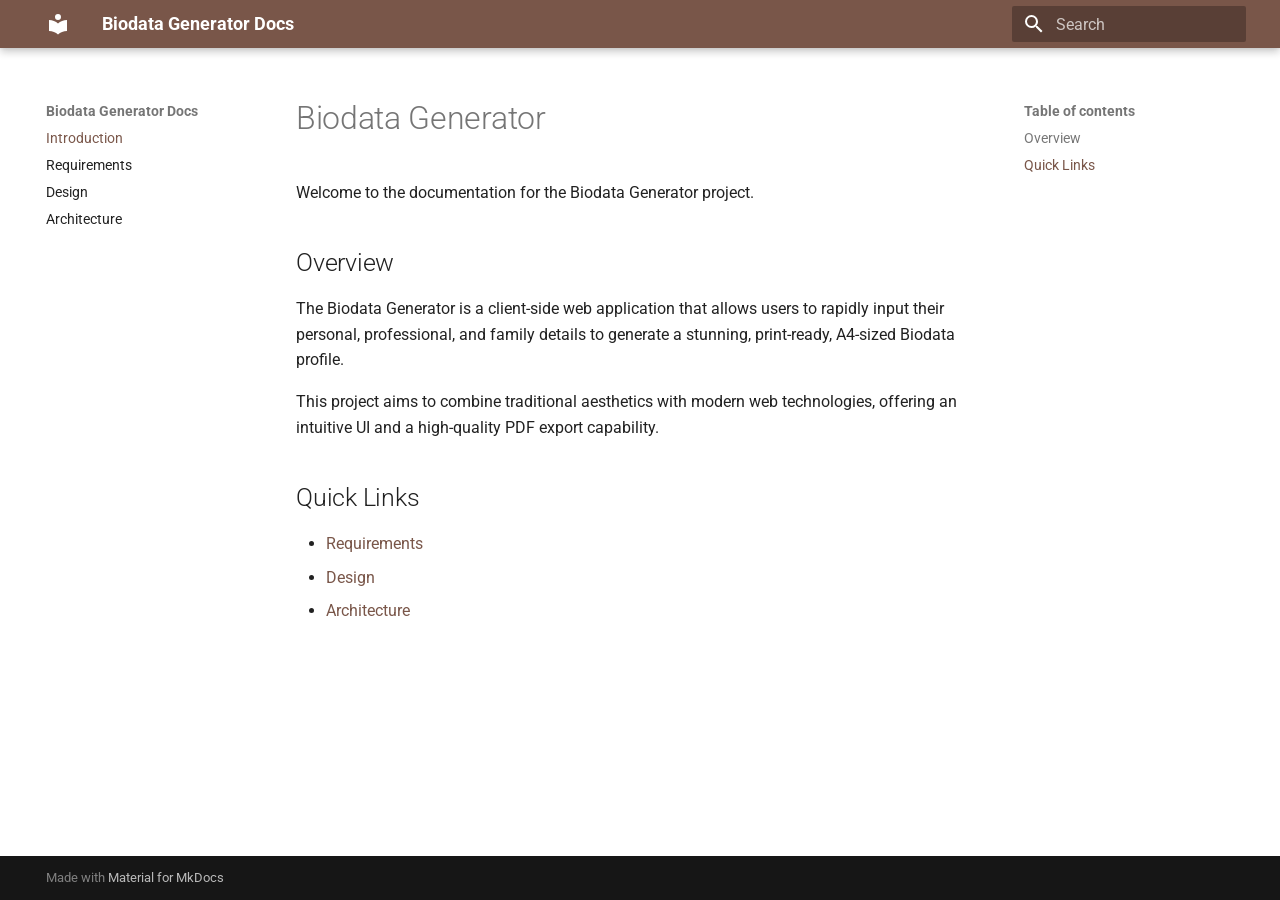
<file: docs/index.html>
<!doctype html>
<html lang="en" class="no-js">
  <head>
    
      <meta charset="utf-8">
      <meta name="viewport" content="width=device-width,initial-scale=1">
      
        <meta name="description" content="Documentation for the Biodata Generator project.">
      
      
      
      
      
        <link rel="next" href="requirements/">
      
      
        
      
      
      <link rel="icon" href="assets/images/favicon.png">
      <meta name="generator" content="mkdocs-1.6.1, mkdocs-material-9.7.7">
    
    
      
        <title>Biodata Generator Docs</title>
      
    
    
      <link rel="stylesheet" href="assets/stylesheets/main.ec1eaa64.min.css">
      
        
        <link rel="stylesheet" href="assets/stylesheets/palette.ab4e12ef.min.css">
      
      


    
    
      
    
    
      
        
        
        <link rel="preconnect" href="https://fonts.gstatic.com" crossorigin>
        <link rel="stylesheet" href="https://fonts.googleapis.com/css?family=Roboto:300,300i,400,400i,700,700i%7CRoboto+Mono:400,400i,700,700i&display=fallback">
        <style>:root{--md-text-font:"Roboto";--md-code-font:"Roboto Mono"}</style>
      
    
    
    <script>__md_scope=new URL(".",location),__md_hash=e=>[...e].reduce(((e,_)=>(e<<5)-e+_.charCodeAt(0)),0),__md_get=(e,_=localStorage,t=__md_scope)=>JSON.parse(_.getItem(t.pathname+"."+e)),__md_set=(e,_,t=localStorage,a=__md_scope)=>{try{t.setItem(a.pathname+"."+e,JSON.stringify(_))}catch(e){}}</script>
    
      

    
    
  </head>
  
  
    
    
    
    
    
    <body dir="ltr" data-md-color-scheme="default" data-md-color-primary="brown" data-md-color-accent="amber">
  
    
    <input class="md-toggle" data-md-toggle="drawer" type="checkbox" id="__drawer" autocomplete="off">
    <input class="md-toggle" data-md-toggle="search" type="checkbox" id="__search" autocomplete="off">
    <label class="md-overlay" for="__drawer"></label>
    <div data-md-component="skip">
      
        
        <a href="#biodata-generator" class="md-skip">
          Skip to content
        </a>
      
    </div>
    <div data-md-component="announce">
      
    </div>
    
    
      

  

<header class="md-header md-header--shadow" data-md-component="header">
  <nav class="md-header__inner md-grid" aria-label="Header">
    <a href="." title="Biodata Generator Docs" class="md-header__button md-logo" aria-label="Biodata Generator Docs" data-md-component="logo">
      
  
  <svg xmlns="http://www.w3.org/2000/svg" viewBox="0 0 24 24"><path d="M12 8a3 3 0 0 0 3-3 3 3 0 0 0-3-3 3 3 0 0 0-3 3 3 3 0 0 0 3 3m0 3.54C9.64 9.35 6.5 8 3 8v11c3.5 0 6.64 1.35 9 3.54 2.36-2.19 5.5-3.54 9-3.54V8c-3.5 0-6.64 1.35-9 3.54"/></svg>

    </a>
    <label class="md-header__button md-icon" for="__drawer">
      
      <svg xmlns="http://www.w3.org/2000/svg" viewBox="0 0 24 24"><path d="M3 6h18v2H3zm0 5h18v2H3zm0 5h18v2H3z"/></svg>
    </label>
    <div class="md-header__title" data-md-component="header-title">
      <div class="md-header__ellipsis">
        <div class="md-header__topic">
          <span class="md-ellipsis">
            Biodata Generator Docs
          </span>
        </div>
        <div class="md-header__topic" data-md-component="header-topic">
          <span class="md-ellipsis">
            
              Introduction
            
          </span>
        </div>
      </div>
    </div>
    
      
    
    
    
    
      
      
        <label class="md-header__button md-icon" for="__search">
          
          <svg xmlns="http://www.w3.org/2000/svg" viewBox="0 0 24 24"><path d="M9.5 3A6.5 6.5 0 0 1 16 9.5c0 1.61-.59 3.09-1.56 4.23l.27.27h.79l5 5-1.5 1.5-5-5v-.79l-.27-.27A6.52 6.52 0 0 1 9.5 16 6.5 6.5 0 0 1 3 9.5 6.5 6.5 0 0 1 9.5 3m0 2C7 5 5 7 5 9.5S7 14 9.5 14 14 12 14 9.5 12 5 9.5 5"/></svg>
        </label>
        <div class="md-search" data-md-component="search" role="dialog">
  <label class="md-search__overlay" for="__search"></label>
  <div class="md-search__inner" role="search">
    <form class="md-search__form" name="search">
      <input type="text" class="md-search__input" name="query" aria-label="Search" placeholder="Search" autocapitalize="off" autocorrect="off" autocomplete="off" spellcheck="false" data-md-component="search-query" required>
      <label class="md-search__icon md-icon" for="__search">
        
        <svg xmlns="http://www.w3.org/2000/svg" viewBox="0 0 24 24"><path d="M9.5 3A6.5 6.5 0 0 1 16 9.5c0 1.61-.59 3.09-1.56 4.23l.27.27h.79l5 5-1.5 1.5-5-5v-.79l-.27-.27A6.52 6.52 0 0 1 9.5 16 6.5 6.5 0 0 1 3 9.5 6.5 6.5 0 0 1 9.5 3m0 2C7 5 5 7 5 9.5S7 14 9.5 14 14 12 14 9.5 12 5 9.5 5"/></svg>
        
        <svg xmlns="http://www.w3.org/2000/svg" viewBox="0 0 24 24"><path d="M20 11v2H8l5.5 5.5-1.42 1.42L4.16 12l7.92-7.92L13.5 5.5 8 11z"/></svg>
      </label>
      <nav class="md-search__options" aria-label="Search">
        
        <button type="reset" class="md-search__icon md-icon" title="Clear" aria-label="Clear" tabindex="-1">
          
          <svg xmlns="http://www.w3.org/2000/svg" viewBox="0 0 24 24"><path d="M19 6.41 17.59 5 12 10.59 6.41 5 5 6.41 10.59 12 5 17.59 6.41 19 12 13.41 17.59 19 19 17.59 13.41 12z"/></svg>
        </button>
      </nav>
      
    </form>
    <div class="md-search__output">
      <div class="md-search__scrollwrap" tabindex="0" data-md-scrollfix>
        <div class="md-search-result" data-md-component="search-result">
          <div class="md-search-result__meta">
            Initializing search
          </div>
          <ol class="md-search-result__list" role="presentation"></ol>
        </div>
      </div>
    </div>
  </div>
</div>
      
    
    
  </nav>
  
</header>
    
    <div class="md-container" data-md-component="container">
      
      
        
          
        
      
      <main class="md-main" data-md-component="main">
        <div class="md-main__inner md-grid">
          
            
              
              <div class="md-sidebar md-sidebar--primary" data-md-component="sidebar" data-md-type="navigation" >
                <div class="md-sidebar__scrollwrap">
                  <div class="md-sidebar__inner">
                    



<nav class="md-nav md-nav--primary" aria-label="Navigation" data-md-level="0">
  <label class="md-nav__title" for="__drawer">
    <a href="." title="Biodata Generator Docs" class="md-nav__button md-logo" aria-label="Biodata Generator Docs" data-md-component="logo">
      
  
  <svg xmlns="http://www.w3.org/2000/svg" viewBox="0 0 24 24"><path d="M12 8a3 3 0 0 0 3-3 3 3 0 0 0-3-3 3 3 0 0 0-3 3 3 3 0 0 0 3 3m0 3.54C9.64 9.35 6.5 8 3 8v11c3.5 0 6.64 1.35 9 3.54 2.36-2.19 5.5-3.54 9-3.54V8c-3.5 0-6.64 1.35-9 3.54"/></svg>

    </a>
    Biodata Generator Docs
  </label>
  
  <ul class="md-nav__list" data-md-scrollfix>
    
      
      
  
  
    
  
  
  
    <li class="md-nav__item md-nav__item--active">
      
      <input class="md-nav__toggle md-toggle" type="checkbox" id="__toc">
      
      
        
      
      
        <label class="md-nav__link md-nav__link--active" for="__toc">
          
  
  
  <span class="md-ellipsis">
    
  
    Introduction
  

    
  </span>
  
  

          <span class="md-nav__icon md-icon"></span>
        </label>
      
      <a href="." class="md-nav__link md-nav__link--active">
        
  
  
  <span class="md-ellipsis">
    
  
    Introduction
  

    
  </span>
  
  

      </a>
      
        

<nav class="md-nav md-nav--secondary" aria-label="Table of contents">
  
  
  
    
  
  
    <label class="md-nav__title" for="__toc">
      <span class="md-nav__icon md-icon"></span>
      Table of contents
    </label>
    <ul class="md-nav__list" data-md-component="toc" data-md-scrollfix>
      
        <li class="md-nav__item">
  <a href="#overview" class="md-nav__link">
    <span class="md-ellipsis">
      
        Overview
      
    </span>
  </a>
  
</li>
      
        <li class="md-nav__item">
  <a href="#quick-links" class="md-nav__link">
    <span class="md-ellipsis">
      
        Quick Links
      
    </span>
  </a>
  
</li>
      
    </ul>
  
</nav>
      
    </li>
  

    
      
      
  
  
  
  
    <li class="md-nav__item">
      <a href="requirements/" class="md-nav__link">
        
  
  
  <span class="md-ellipsis">
    
  
    Requirements
  

    
  </span>
  
  

      </a>
    </li>
  

    
      
      
  
  
  
  
    <li class="md-nav__item">
      <a href="design/" class="md-nav__link">
        
  
  
  <span class="md-ellipsis">
    
  
    Design
  

    
  </span>
  
  

      </a>
    </li>
  

    
      
      
  
  
  
  
    <li class="md-nav__item">
      <a href="architecture/" class="md-nav__link">
        
  
  
  <span class="md-ellipsis">
    
  
    Architecture
  

    
  </span>
  
  

      </a>
    </li>
  

    
  </ul>
</nav>
                  </div>
                </div>
              </div>
            
            
              
              <div class="md-sidebar md-sidebar--secondary" data-md-component="sidebar" data-md-type="toc" >
                <div class="md-sidebar__scrollwrap">
                  <div class="md-sidebar__inner">
                    

<nav class="md-nav md-nav--secondary" aria-label="Table of contents">
  
  
  
    
  
  
    <label class="md-nav__title" for="__toc">
      <span class="md-nav__icon md-icon"></span>
      Table of contents
    </label>
    <ul class="md-nav__list" data-md-component="toc" data-md-scrollfix>
      
        <li class="md-nav__item">
  <a href="#overview" class="md-nav__link">
    <span class="md-ellipsis">
      
        Overview
      
    </span>
  </a>
  
</li>
      
        <li class="md-nav__item">
  <a href="#quick-links" class="md-nav__link">
    <span class="md-ellipsis">
      
        Quick Links
      
    </span>
  </a>
  
</li>
      
    </ul>
  
</nav>
                  </div>
                </div>
              </div>
            
          
          
            <div class="md-content" data-md-component="content">
              
              <article class="md-content__inner md-typeset">
                
                  



<h1 id="biodata-generator">Biodata Generator</h1>
<p>Welcome to the documentation for the Biodata Generator project.</p>
<h2 id="overview">Overview</h2>
<p>The Biodata Generator is a client-side web application that allows users to rapidly input their personal, professional, and family details to generate a stunning, print-ready, A4-sized Biodata profile. </p>
<p>This project aims to combine traditional aesthetics with modern web technologies, offering an intuitive UI and a high-quality PDF export capability.</p>
<h2 id="quick-links">Quick Links</h2>
<ul>
<li><a href="requirements/">Requirements</a></li>
<li><a href="design/">Design</a></li>
<li><a href="architecture/">Architecture</a></li>
</ul>












                
              </article>
            </div>
          
          
<script>var target=document.getElementById(location.hash.slice(1));target&&target.name&&(target.checked=target.name.startsWith("__tabbed_"))</script>
        </div>
        
      </main>
      
        <footer class="md-footer">
  
  <div class="md-footer-meta md-typeset">
    <div class="md-footer-meta__inner md-grid">
      <div class="md-copyright">
  
  
    Made with
    <a href="https://squidfunk.github.io/mkdocs-material/" target="_blank" rel="noopener">
      Material for MkDocs
    </a>
  
</div>
      
    </div>
  </div>
</footer>
      
    </div>
    <div class="md-dialog" data-md-component="dialog">
      <div class="md-dialog__inner md-typeset"></div>
    </div>
    
    
    
      
      
      <script id="__config" type="application/json">{"annotate": null, "base": ".", "features": [], "search": "assets/javascripts/workers/search.2c215733.min.js", "tags": null, "translations": {"clipboard.copied": "Copied to clipboard", "clipboard.copy": "Copy to clipboard", "search.result.more.one": "1 more on this page", "search.result.more.other": "# more on this page", "search.result.none": "No matching documents", "search.result.one": "1 matching document", "search.result.other": "# matching documents", "search.result.placeholder": "Type to start searching", "search.result.term.missing": "Missing", "select.version": "Select version"}, "version": null}</script>
    
    
      <script src="assets/javascripts/bundle.d7400e89.min.js"></script>
      
    
  </body>
</html>
</file>
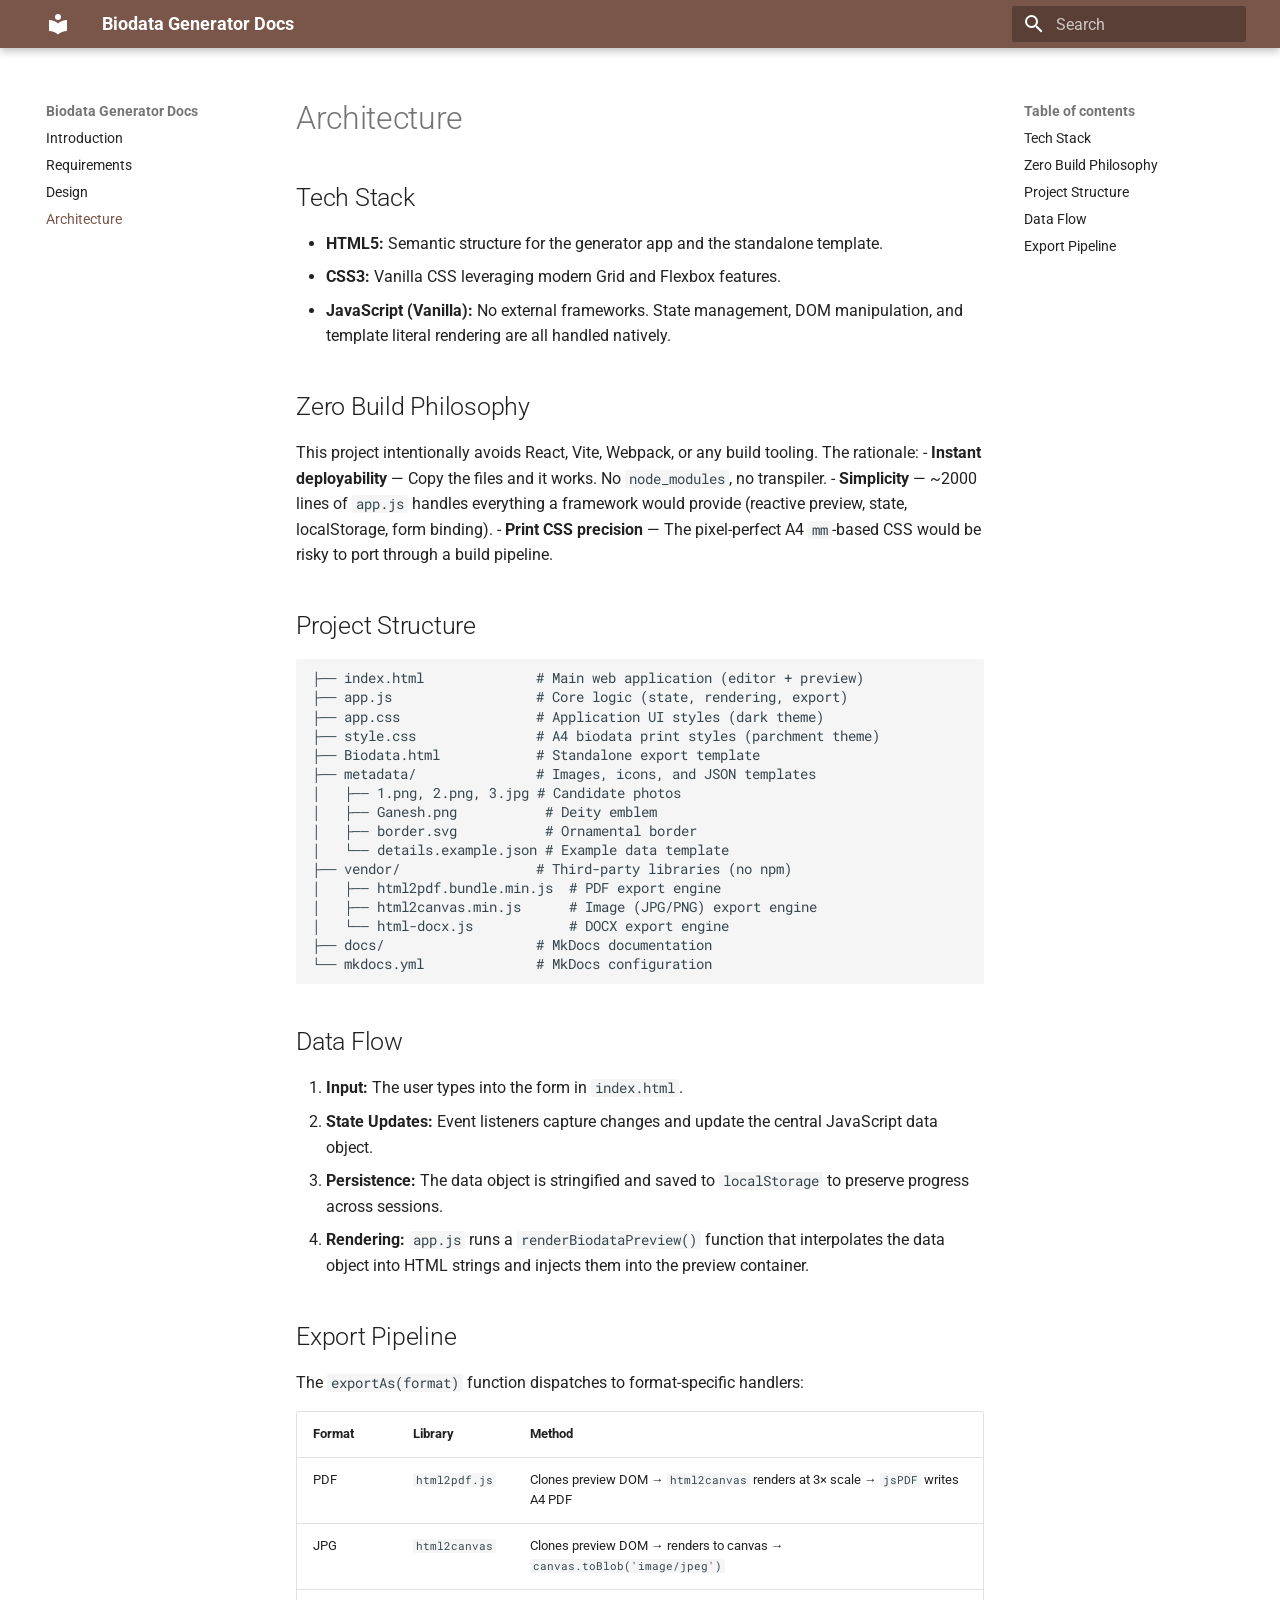
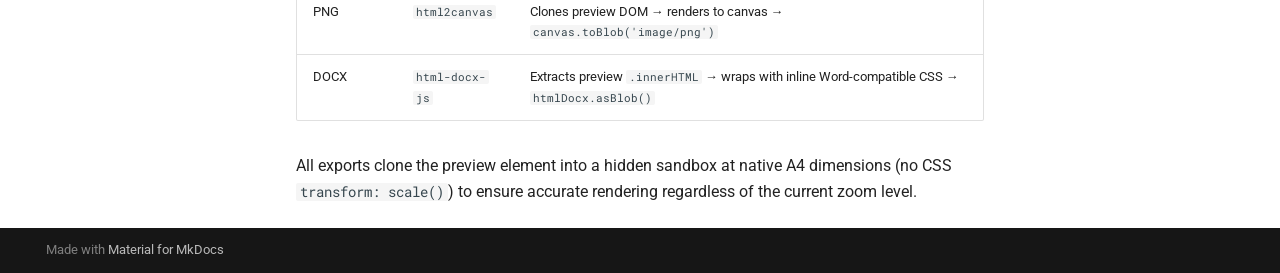
<file: docs/architecture/index.html>
<!doctype html>
<html lang="en" class="no-js">
  <head>
    
      <meta charset="utf-8">
      <meta name="viewport" content="width=device-width,initial-scale=1">
      
        <meta name="description" content="Documentation for the Biodata Generator project.">
      
      
      
      
        <link rel="prev" href="../design/">
      
      
      
        
      
      
      <link rel="icon" href="../assets/images/favicon.png">
      <meta name="generator" content="mkdocs-1.6.1, mkdocs-material-9.7.7">
    
    
      
        <title>Architecture - Biodata Generator Docs</title>
      
    
    
      <link rel="stylesheet" href="../assets/stylesheets/main.ec1eaa64.min.css">
      
        
        <link rel="stylesheet" href="../assets/stylesheets/palette.ab4e12ef.min.css">
      
      


    
    
      
    
    
      
        
        
        <link rel="preconnect" href="https://fonts.gstatic.com" crossorigin>
        <link rel="stylesheet" href="https://fonts.googleapis.com/css?family=Roboto:300,300i,400,400i,700,700i%7CRoboto+Mono:400,400i,700,700i&display=fallback">
        <style>:root{--md-text-font:"Roboto";--md-code-font:"Roboto Mono"}</style>
      
    
    
    <script>__md_scope=new URL("..",location),__md_hash=e=>[...e].reduce(((e,_)=>(e<<5)-e+_.charCodeAt(0)),0),__md_get=(e,_=localStorage,t=__md_scope)=>JSON.parse(_.getItem(t.pathname+"."+e)),__md_set=(e,_,t=localStorage,a=__md_scope)=>{try{t.setItem(a.pathname+"."+e,JSON.stringify(_))}catch(e){}}</script>
    
      

    
    
  </head>
  
  
    
    
    
    
    
    <body dir="ltr" data-md-color-scheme="default" data-md-color-primary="brown" data-md-color-accent="amber">
  
    
    <input class="md-toggle" data-md-toggle="drawer" type="checkbox" id="__drawer" autocomplete="off">
    <input class="md-toggle" data-md-toggle="search" type="checkbox" id="__search" autocomplete="off">
    <label class="md-overlay" for="__drawer"></label>
    <div data-md-component="skip">
      
        
        <a href="#architecture" class="md-skip">
          Skip to content
        </a>
      
    </div>
    <div data-md-component="announce">
      
    </div>
    
    
      

  

<header class="md-header md-header--shadow" data-md-component="header">
  <nav class="md-header__inner md-grid" aria-label="Header">
    <a href=".." title="Biodata Generator Docs" class="md-header__button md-logo" aria-label="Biodata Generator Docs" data-md-component="logo">
      
  
  <svg xmlns="http://www.w3.org/2000/svg" viewBox="0 0 24 24"><path d="M12 8a3 3 0 0 0 3-3 3 3 0 0 0-3-3 3 3 0 0 0-3 3 3 3 0 0 0 3 3m0 3.54C9.64 9.35 6.5 8 3 8v11c3.5 0 6.64 1.35 9 3.54 2.36-2.19 5.5-3.54 9-3.54V8c-3.5 0-6.64 1.35-9 3.54"/></svg>

    </a>
    <label class="md-header__button md-icon" for="__drawer">
      
      <svg xmlns="http://www.w3.org/2000/svg" viewBox="0 0 24 24"><path d="M3 6h18v2H3zm0 5h18v2H3zm0 5h18v2H3z"/></svg>
    </label>
    <div class="md-header__title" data-md-component="header-title">
      <div class="md-header__ellipsis">
        <div class="md-header__topic">
          <span class="md-ellipsis">
            Biodata Generator Docs
          </span>
        </div>
        <div class="md-header__topic" data-md-component="header-topic">
          <span class="md-ellipsis">
            
              Architecture
            
          </span>
        </div>
      </div>
    </div>
    
      
    
    
    
    
      
      
        <label class="md-header__button md-icon" for="__search">
          
          <svg xmlns="http://www.w3.org/2000/svg" viewBox="0 0 24 24"><path d="M9.5 3A6.5 6.5 0 0 1 16 9.5c0 1.61-.59 3.09-1.56 4.23l.27.27h.79l5 5-1.5 1.5-5-5v-.79l-.27-.27A6.52 6.52 0 0 1 9.5 16 6.5 6.5 0 0 1 3 9.5 6.5 6.5 0 0 1 9.5 3m0 2C7 5 5 7 5 9.5S7 14 9.5 14 14 12 14 9.5 12 5 9.5 5"/></svg>
        </label>
        <div class="md-search" data-md-component="search" role="dialog">
  <label class="md-search__overlay" for="__search"></label>
  <div class="md-search__inner" role="search">
    <form class="md-search__form" name="search">
      <input type="text" class="md-search__input" name="query" aria-label="Search" placeholder="Search" autocapitalize="off" autocorrect="off" autocomplete="off" spellcheck="false" data-md-component="search-query" required>
      <label class="md-search__icon md-icon" for="__search">
        
        <svg xmlns="http://www.w3.org/2000/svg" viewBox="0 0 24 24"><path d="M9.5 3A6.5 6.5 0 0 1 16 9.5c0 1.61-.59 3.09-1.56 4.23l.27.27h.79l5 5-1.5 1.5-5-5v-.79l-.27-.27A6.52 6.52 0 0 1 9.5 16 6.5 6.5 0 0 1 3 9.5 6.5 6.5 0 0 1 9.5 3m0 2C7 5 5 7 5 9.5S7 14 9.5 14 14 12 14 9.5 12 5 9.5 5"/></svg>
        
        <svg xmlns="http://www.w3.org/2000/svg" viewBox="0 0 24 24"><path d="M20 11v2H8l5.5 5.5-1.42 1.42L4.16 12l7.92-7.92L13.5 5.5 8 11z"/></svg>
      </label>
      <nav class="md-search__options" aria-label="Search">
        
        <button type="reset" class="md-search__icon md-icon" title="Clear" aria-label="Clear" tabindex="-1">
          
          <svg xmlns="http://www.w3.org/2000/svg" viewBox="0 0 24 24"><path d="M19 6.41 17.59 5 12 10.59 6.41 5 5 6.41 10.59 12 5 17.59 6.41 19 12 13.41 17.59 19 19 17.59 13.41 12z"/></svg>
        </button>
      </nav>
      
    </form>
    <div class="md-search__output">
      <div class="md-search__scrollwrap" tabindex="0" data-md-scrollfix>
        <div class="md-search-result" data-md-component="search-result">
          <div class="md-search-result__meta">
            Initializing search
          </div>
          <ol class="md-search-result__list" role="presentation"></ol>
        </div>
      </div>
    </div>
  </div>
</div>
      
    
    
  </nav>
  
</header>
    
    <div class="md-container" data-md-component="container">
      
      
        
          
        
      
      <main class="md-main" data-md-component="main">
        <div class="md-main__inner md-grid">
          
            
              
              <div class="md-sidebar md-sidebar--primary" data-md-component="sidebar" data-md-type="navigation" >
                <div class="md-sidebar__scrollwrap">
                  <div class="md-sidebar__inner">
                    



<nav class="md-nav md-nav--primary" aria-label="Navigation" data-md-level="0">
  <label class="md-nav__title" for="__drawer">
    <a href=".." title="Biodata Generator Docs" class="md-nav__button md-logo" aria-label="Biodata Generator Docs" data-md-component="logo">
      
  
  <svg xmlns="http://www.w3.org/2000/svg" viewBox="0 0 24 24"><path d="M12 8a3 3 0 0 0 3-3 3 3 0 0 0-3-3 3 3 0 0 0-3 3 3 3 0 0 0 3 3m0 3.54C9.64 9.35 6.5 8 3 8v11c3.5 0 6.64 1.35 9 3.54 2.36-2.19 5.5-3.54 9-3.54V8c-3.5 0-6.64 1.35-9 3.54"/></svg>

    </a>
    Biodata Generator Docs
  </label>
  
  <ul class="md-nav__list" data-md-scrollfix>
    
      
      
  
  
  
  
    <li class="md-nav__item">
      <a href=".." class="md-nav__link">
        
  
  
  <span class="md-ellipsis">
    
  
    Introduction
  

    
  </span>
  
  

      </a>
    </li>
  

    
      
      
  
  
  
  
    <li class="md-nav__item">
      <a href="../requirements/" class="md-nav__link">
        
  
  
  <span class="md-ellipsis">
    
  
    Requirements
  

    
  </span>
  
  

      </a>
    </li>
  

    
      
      
  
  
  
  
    <li class="md-nav__item">
      <a href="../design/" class="md-nav__link">
        
  
  
  <span class="md-ellipsis">
    
  
    Design
  

    
  </span>
  
  

      </a>
    </li>
  

    
      
      
  
  
    
  
  
  
    <li class="md-nav__item md-nav__item--active">
      
      <input class="md-nav__toggle md-toggle" type="checkbox" id="__toc">
      
      
        
      
      
        <label class="md-nav__link md-nav__link--active" for="__toc">
          
  
  
  <span class="md-ellipsis">
    
  
    Architecture
  

    
  </span>
  
  

          <span class="md-nav__icon md-icon"></span>
        </label>
      
      <a href="./" class="md-nav__link md-nav__link--active">
        
  
  
  <span class="md-ellipsis">
    
  
    Architecture
  

    
  </span>
  
  

      </a>
      
        

<nav class="md-nav md-nav--secondary" aria-label="Table of contents">
  
  
  
    
  
  
    <label class="md-nav__title" for="__toc">
      <span class="md-nav__icon md-icon"></span>
      Table of contents
    </label>
    <ul class="md-nav__list" data-md-component="toc" data-md-scrollfix>
      
        <li class="md-nav__item">
  <a href="#tech-stack" class="md-nav__link">
    <span class="md-ellipsis">
      
        Tech Stack
      
    </span>
  </a>
  
</li>
      
        <li class="md-nav__item">
  <a href="#zero-build-philosophy" class="md-nav__link">
    <span class="md-ellipsis">
      
        Zero Build Philosophy
      
    </span>
  </a>
  
</li>
      
        <li class="md-nav__item">
  <a href="#project-structure" class="md-nav__link">
    <span class="md-ellipsis">
      
        Project Structure
      
    </span>
  </a>
  
</li>
      
        <li class="md-nav__item">
  <a href="#data-flow" class="md-nav__link">
    <span class="md-ellipsis">
      
        Data Flow
      
    </span>
  </a>
  
</li>
      
        <li class="md-nav__item">
  <a href="#export-pipeline" class="md-nav__link">
    <span class="md-ellipsis">
      
        Export Pipeline
      
    </span>
  </a>
  
</li>
      
    </ul>
  
</nav>
      
    </li>
  

    
  </ul>
</nav>
                  </div>
                </div>
              </div>
            
            
              
              <div class="md-sidebar md-sidebar--secondary" data-md-component="sidebar" data-md-type="toc" >
                <div class="md-sidebar__scrollwrap">
                  <div class="md-sidebar__inner">
                    

<nav class="md-nav md-nav--secondary" aria-label="Table of contents">
  
  
  
    
  
  
    <label class="md-nav__title" for="__toc">
      <span class="md-nav__icon md-icon"></span>
      Table of contents
    </label>
    <ul class="md-nav__list" data-md-component="toc" data-md-scrollfix>
      
        <li class="md-nav__item">
  <a href="#tech-stack" class="md-nav__link">
    <span class="md-ellipsis">
      
        Tech Stack
      
    </span>
  </a>
  
</li>
      
        <li class="md-nav__item">
  <a href="#zero-build-philosophy" class="md-nav__link">
    <span class="md-ellipsis">
      
        Zero Build Philosophy
      
    </span>
  </a>
  
</li>
      
        <li class="md-nav__item">
  <a href="#project-structure" class="md-nav__link">
    <span class="md-ellipsis">
      
        Project Structure
      
    </span>
  </a>
  
</li>
      
        <li class="md-nav__item">
  <a href="#data-flow" class="md-nav__link">
    <span class="md-ellipsis">
      
        Data Flow
      
    </span>
  </a>
  
</li>
      
        <li class="md-nav__item">
  <a href="#export-pipeline" class="md-nav__link">
    <span class="md-ellipsis">
      
        Export Pipeline
      
    </span>
  </a>
  
</li>
      
    </ul>
  
</nav>
                  </div>
                </div>
              </div>
            
          
          
            <div class="md-content" data-md-component="content">
              
              <article class="md-content__inner md-typeset">
                
                  



<h1 id="architecture">Architecture</h1>
<h2 id="tech-stack">Tech Stack</h2>
<ul>
<li><strong>HTML5:</strong> Semantic structure for the generator app and the standalone template.</li>
<li><strong>CSS3:</strong> Vanilla CSS leveraging modern Grid and Flexbox features.</li>
<li><strong>JavaScript (Vanilla):</strong> No external frameworks. State management, DOM manipulation, and template literal rendering are all handled natively.</li>
</ul>
<h2 id="zero-build-philosophy">Zero Build Philosophy</h2>
<p>This project intentionally avoids React, Vite, Webpack, or any build tooling. The rationale:
- <strong>Instant deployability</strong> — Copy the files and it works. No <code>node_modules</code>, no transpiler.
- <strong>Simplicity</strong> — ~2000 lines of <code>app.js</code> handles everything a framework would provide (reactive preview, state, localStorage, form binding).
- <strong>Print CSS precision</strong> — The pixel-perfect A4 <code>mm</code>-based CSS would be risky to port through a build pipeline.</p>
<h2 id="project-structure">Project Structure</h2>
<pre><code>├── index.html              # Main web application (editor + preview)
├── app.js                  # Core logic (state, rendering, export)
├── app.css                 # Application UI styles (dark theme)
├── style.css               # A4 biodata print styles (parchment theme)
├── Biodata.html            # Standalone export template
├── metadata/               # Images, icons, and JSON templates
│   ├── 1.png, 2.png, 3.jpg # Candidate photos
│   ├── Ganesh.png           # Deity emblem
│   ├── border.svg           # Ornamental border
│   └── details.example.json # Example data template
├── vendor/                 # Third-party libraries (no npm)
│   ├── html2pdf.bundle.min.js  # PDF export engine
│   ├── html2canvas.min.js      # Image (JPG/PNG) export engine
│   └── html-docx.js            # DOCX export engine
├── docs/                   # MkDocs documentation
└── mkdocs.yml              # MkDocs configuration
</code></pre>
<h2 id="data-flow">Data Flow</h2>
<ol>
<li><strong>Input:</strong> The user types into the form in <code>index.html</code>.</li>
<li><strong>State Updates:</strong> Event listeners capture changes and update the central JavaScript data object.</li>
<li><strong>Persistence:</strong> The data object is stringified and saved to <code>localStorage</code> to preserve progress across sessions.</li>
<li><strong>Rendering:</strong> <code>app.js</code> runs a <code>renderBiodataPreview()</code> function that interpolates the data object into HTML strings and injects them into the preview container.</li>
</ol>
<h2 id="export-pipeline">Export Pipeline</h2>
<p>The <code>exportAs(format)</code> function dispatches to format-specific handlers:</p>
<table>
<thead>
<tr>
<th>Format</th>
<th>Library</th>
<th>Method</th>
</tr>
</thead>
<tbody>
<tr>
<td>PDF</td>
<td><code>html2pdf.js</code></td>
<td>Clones preview DOM → <code>html2canvas</code> renders at 3× scale → <code>jsPDF</code> writes A4 PDF</td>
</tr>
<tr>
<td>JPG</td>
<td><code>html2canvas</code></td>
<td>Clones preview DOM → renders to canvas → <code>canvas.toBlob('image/jpeg')</code></td>
</tr>
<tr>
<td>PNG</td>
<td><code>html2canvas</code></td>
<td>Clones preview DOM → renders to canvas → <code>canvas.toBlob('image/png')</code></td>
</tr>
<tr>
<td>DOCX</td>
<td><code>html-docx-js</code></td>
<td>Extracts preview <code>.innerHTML</code> → wraps with inline Word-compatible CSS → <code>htmlDocx.asBlob()</code></td>
</tr>
</tbody>
</table>
<p>All exports clone the preview element into a hidden sandbox at native A4 dimensions (no CSS <code>transform: scale()</code>) to ensure accurate rendering regardless of the current zoom level.</p>












                
              </article>
            </div>
          
          
<script>var target=document.getElementById(location.hash.slice(1));target&&target.name&&(target.checked=target.name.startsWith("__tabbed_"))</script>
        </div>
        
      </main>
      
        <footer class="md-footer">
  
  <div class="md-footer-meta md-typeset">
    <div class="md-footer-meta__inner md-grid">
      <div class="md-copyright">
  
  
    Made with
    <a href="https://squidfunk.github.io/mkdocs-material/" target="_blank" rel="noopener">
      Material for MkDocs
    </a>
  
</div>
      
    </div>
  </div>
</footer>
      
    </div>
    <div class="md-dialog" data-md-component="dialog">
      <div class="md-dialog__inner md-typeset"></div>
    </div>
    
    
    
      
      
      <script id="__config" type="application/json">{"annotate": null, "base": "..", "features": [], "search": "../assets/javascripts/workers/search.2c215733.min.js", "tags": null, "translations": {"clipboard.copied": "Copied to clipboard", "clipboard.copy": "Copy to clipboard", "search.result.more.one": "1 more on this page", "search.result.more.other": "# more on this page", "search.result.none": "No matching documents", "search.result.one": "1 matching document", "search.result.other": "# matching documents", "search.result.placeholder": "Type to start searching", "search.result.term.missing": "Missing", "select.version": "Select version"}, "version": null}</script>
    
    
      <script src="../assets/javascripts/bundle.d7400e89.min.js"></script>
      
    
  </body>
</html>
</file>
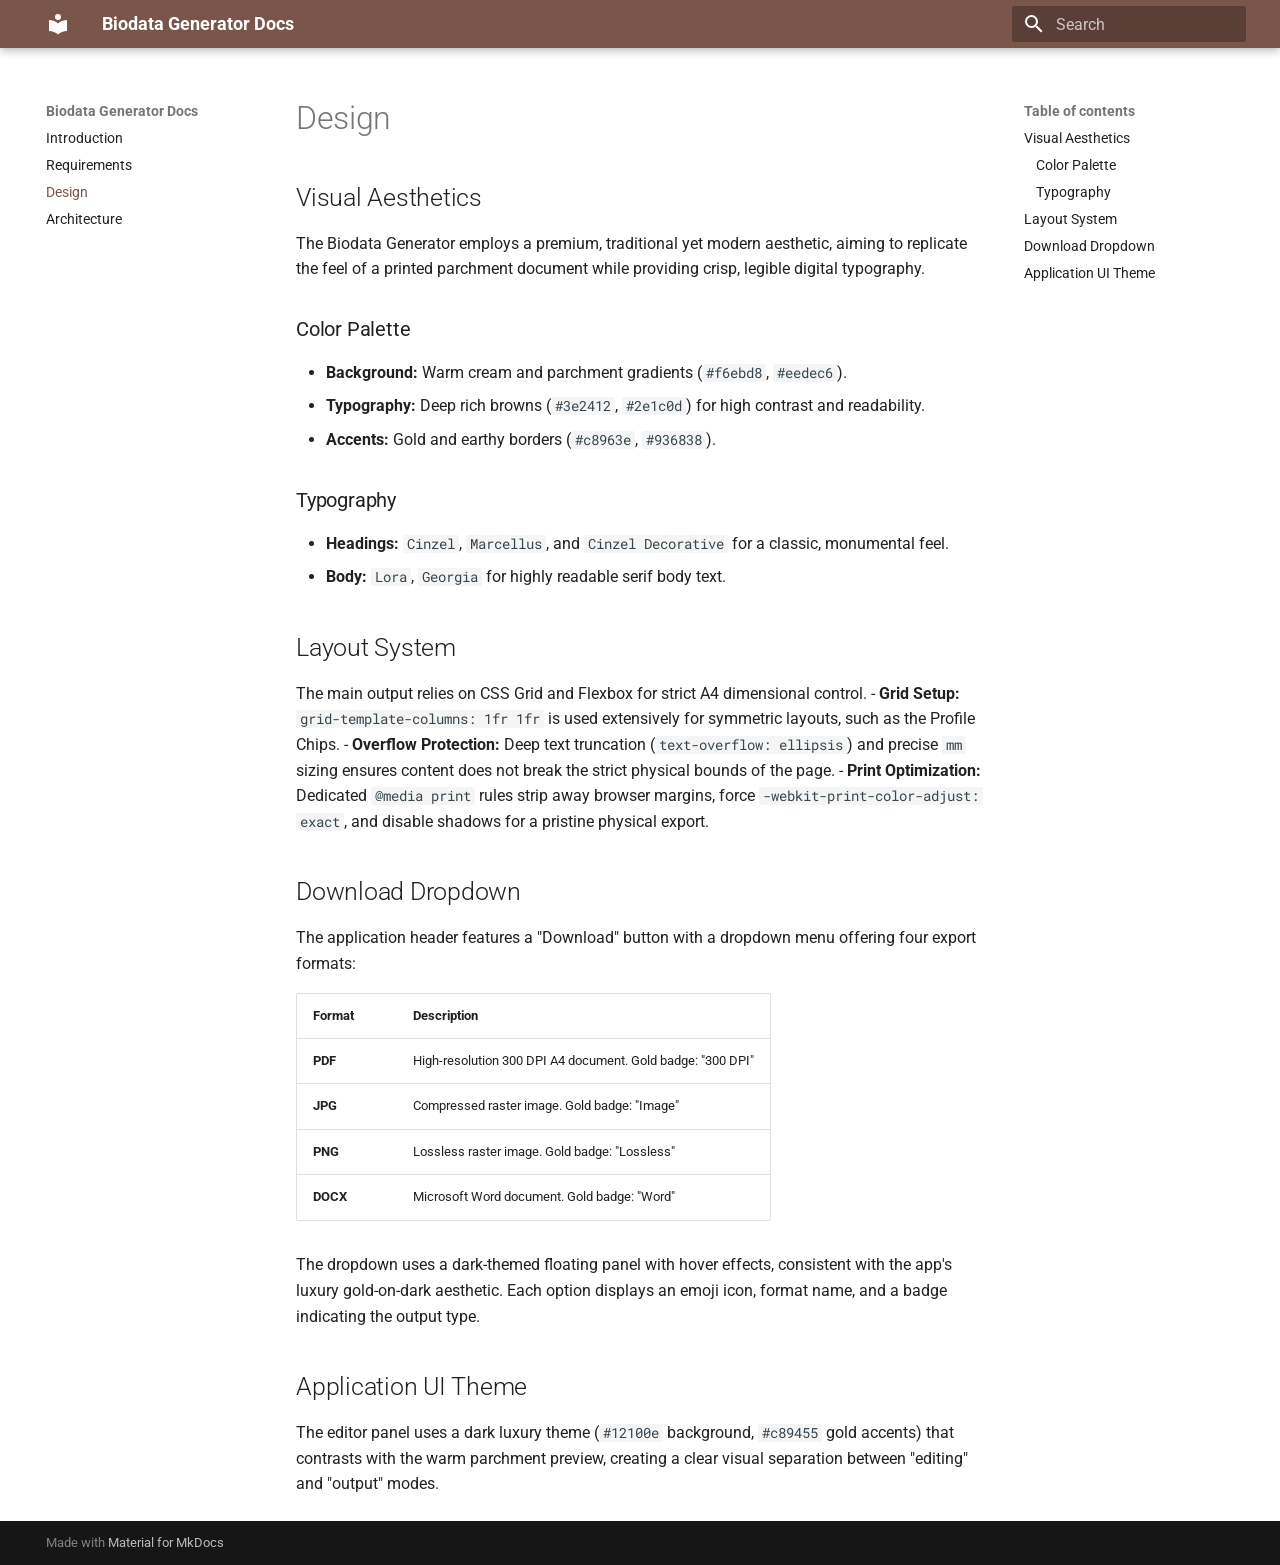
<file: docs/design/index.html>
<!doctype html>
<html lang="en" class="no-js">
  <head>
    
      <meta charset="utf-8">
      <meta name="viewport" content="width=device-width,initial-scale=1">
      
        <meta name="description" content="Documentation for the Biodata Generator project.">
      
      
      
      
        <link rel="prev" href="../requirements/">
      
      
        <link rel="next" href="../architecture/">
      
      
        
      
      
      <link rel="icon" href="../assets/images/favicon.png">
      <meta name="generator" content="mkdocs-1.6.1, mkdocs-material-9.7.7">
    
    
      
        <title>Design - Biodata Generator Docs</title>
      
    
    
      <link rel="stylesheet" href="../assets/stylesheets/main.ec1eaa64.min.css">
      
        
        <link rel="stylesheet" href="../assets/stylesheets/palette.ab4e12ef.min.css">
      
      


    
    
      
    
    
      
        
        
        <link rel="preconnect" href="https://fonts.gstatic.com" crossorigin>
        <link rel="stylesheet" href="https://fonts.googleapis.com/css?family=Roboto:300,300i,400,400i,700,700i%7CRoboto+Mono:400,400i,700,700i&display=fallback">
        <style>:root{--md-text-font:"Roboto";--md-code-font:"Roboto Mono"}</style>
      
    
    
    <script>__md_scope=new URL("..",location),__md_hash=e=>[...e].reduce(((e,_)=>(e<<5)-e+_.charCodeAt(0)),0),__md_get=(e,_=localStorage,t=__md_scope)=>JSON.parse(_.getItem(t.pathname+"."+e)),__md_set=(e,_,t=localStorage,a=__md_scope)=>{try{t.setItem(a.pathname+"."+e,JSON.stringify(_))}catch(e){}}</script>
    
      

    
    
  </head>
  
  
    
    
    
    
    
    <body dir="ltr" data-md-color-scheme="default" data-md-color-primary="brown" data-md-color-accent="amber">
  
    
    <input class="md-toggle" data-md-toggle="drawer" type="checkbox" id="__drawer" autocomplete="off">
    <input class="md-toggle" data-md-toggle="search" type="checkbox" id="__search" autocomplete="off">
    <label class="md-overlay" for="__drawer"></label>
    <div data-md-component="skip">
      
        
        <a href="#design" class="md-skip">
          Skip to content
        </a>
      
    </div>
    <div data-md-component="announce">
      
    </div>
    
    
      

  

<header class="md-header md-header--shadow" data-md-component="header">
  <nav class="md-header__inner md-grid" aria-label="Header">
    <a href=".." title="Biodata Generator Docs" class="md-header__button md-logo" aria-label="Biodata Generator Docs" data-md-component="logo">
      
  
  <svg xmlns="http://www.w3.org/2000/svg" viewBox="0 0 24 24"><path d="M12 8a3 3 0 0 0 3-3 3 3 0 0 0-3-3 3 3 0 0 0-3 3 3 3 0 0 0 3 3m0 3.54C9.64 9.35 6.5 8 3 8v11c3.5 0 6.64 1.35 9 3.54 2.36-2.19 5.5-3.54 9-3.54V8c-3.5 0-6.64 1.35-9 3.54"/></svg>

    </a>
    <label class="md-header__button md-icon" for="__drawer">
      
      <svg xmlns="http://www.w3.org/2000/svg" viewBox="0 0 24 24"><path d="M3 6h18v2H3zm0 5h18v2H3zm0 5h18v2H3z"/></svg>
    </label>
    <div class="md-header__title" data-md-component="header-title">
      <div class="md-header__ellipsis">
        <div class="md-header__topic">
          <span class="md-ellipsis">
            Biodata Generator Docs
          </span>
        </div>
        <div class="md-header__topic" data-md-component="header-topic">
          <span class="md-ellipsis">
            
              Design
            
          </span>
        </div>
      </div>
    </div>
    
      
    
    
    
    
      
      
        <label class="md-header__button md-icon" for="__search">
          
          <svg xmlns="http://www.w3.org/2000/svg" viewBox="0 0 24 24"><path d="M9.5 3A6.5 6.5 0 0 1 16 9.5c0 1.61-.59 3.09-1.56 4.23l.27.27h.79l5 5-1.5 1.5-5-5v-.79l-.27-.27A6.52 6.52 0 0 1 9.5 16 6.5 6.5 0 0 1 3 9.5 6.5 6.5 0 0 1 9.5 3m0 2C7 5 5 7 5 9.5S7 14 9.5 14 14 12 14 9.5 12 5 9.5 5"/></svg>
        </label>
        <div class="md-search" data-md-component="search" role="dialog">
  <label class="md-search__overlay" for="__search"></label>
  <div class="md-search__inner" role="search">
    <form class="md-search__form" name="search">
      <input type="text" class="md-search__input" name="query" aria-label="Search" placeholder="Search" autocapitalize="off" autocorrect="off" autocomplete="off" spellcheck="false" data-md-component="search-query" required>
      <label class="md-search__icon md-icon" for="__search">
        
        <svg xmlns="http://www.w3.org/2000/svg" viewBox="0 0 24 24"><path d="M9.5 3A6.5 6.5 0 0 1 16 9.5c0 1.61-.59 3.09-1.56 4.23l.27.27h.79l5 5-1.5 1.5-5-5v-.79l-.27-.27A6.52 6.52 0 0 1 9.5 16 6.5 6.5 0 0 1 3 9.5 6.5 6.5 0 0 1 9.5 3m0 2C7 5 5 7 5 9.5S7 14 9.5 14 14 12 14 9.5 12 5 9.5 5"/></svg>
        
        <svg xmlns="http://www.w3.org/2000/svg" viewBox="0 0 24 24"><path d="M20 11v2H8l5.5 5.5-1.42 1.42L4.16 12l7.92-7.92L13.5 5.5 8 11z"/></svg>
      </label>
      <nav class="md-search__options" aria-label="Search">
        
        <button type="reset" class="md-search__icon md-icon" title="Clear" aria-label="Clear" tabindex="-1">
          
          <svg xmlns="http://www.w3.org/2000/svg" viewBox="0 0 24 24"><path d="M19 6.41 17.59 5 12 10.59 6.41 5 5 6.41 10.59 12 5 17.59 6.41 19 12 13.41 17.59 19 19 17.59 13.41 12z"/></svg>
        </button>
      </nav>
      
    </form>
    <div class="md-search__output">
      <div class="md-search__scrollwrap" tabindex="0" data-md-scrollfix>
        <div class="md-search-result" data-md-component="search-result">
          <div class="md-search-result__meta">
            Initializing search
          </div>
          <ol class="md-search-result__list" role="presentation"></ol>
        </div>
      </div>
    </div>
  </div>
</div>
      
    
    
  </nav>
  
</header>
    
    <div class="md-container" data-md-component="container">
      
      
        
          
        
      
      <main class="md-main" data-md-component="main">
        <div class="md-main__inner md-grid">
          
            
              
              <div class="md-sidebar md-sidebar--primary" data-md-component="sidebar" data-md-type="navigation" >
                <div class="md-sidebar__scrollwrap">
                  <div class="md-sidebar__inner">
                    



<nav class="md-nav md-nav--primary" aria-label="Navigation" data-md-level="0">
  <label class="md-nav__title" for="__drawer">
    <a href=".." title="Biodata Generator Docs" class="md-nav__button md-logo" aria-label="Biodata Generator Docs" data-md-component="logo">
      
  
  <svg xmlns="http://www.w3.org/2000/svg" viewBox="0 0 24 24"><path d="M12 8a3 3 0 0 0 3-3 3 3 0 0 0-3-3 3 3 0 0 0-3 3 3 3 0 0 0 3 3m0 3.54C9.64 9.35 6.5 8 3 8v11c3.5 0 6.64 1.35 9 3.54 2.36-2.19 5.5-3.54 9-3.54V8c-3.5 0-6.64 1.35-9 3.54"/></svg>

    </a>
    Biodata Generator Docs
  </label>
  
  <ul class="md-nav__list" data-md-scrollfix>
    
      
      
  
  
  
  
    <li class="md-nav__item">
      <a href=".." class="md-nav__link">
        
  
  
  <span class="md-ellipsis">
    
  
    Introduction
  

    
  </span>
  
  

      </a>
    </li>
  

    
      
      
  
  
  
  
    <li class="md-nav__item">
      <a href="../requirements/" class="md-nav__link">
        
  
  
  <span class="md-ellipsis">
    
  
    Requirements
  

    
  </span>
  
  

      </a>
    </li>
  

    
      
      
  
  
    
  
  
  
    <li class="md-nav__item md-nav__item--active">
      
      <input class="md-nav__toggle md-toggle" type="checkbox" id="__toc">
      
      
        
      
      
        <label class="md-nav__link md-nav__link--active" for="__toc">
          
  
  
  <span class="md-ellipsis">
    
  
    Design
  

    
  </span>
  
  

          <span class="md-nav__icon md-icon"></span>
        </label>
      
      <a href="./" class="md-nav__link md-nav__link--active">
        
  
  
  <span class="md-ellipsis">
    
  
    Design
  

    
  </span>
  
  

      </a>
      
        

<nav class="md-nav md-nav--secondary" aria-label="Table of contents">
  
  
  
    
  
  
    <label class="md-nav__title" for="__toc">
      <span class="md-nav__icon md-icon"></span>
      Table of contents
    </label>
    <ul class="md-nav__list" data-md-component="toc" data-md-scrollfix>
      
        <li class="md-nav__item">
  <a href="#visual-aesthetics" class="md-nav__link">
    <span class="md-ellipsis">
      
        Visual Aesthetics
      
    </span>
  </a>
  
    <nav class="md-nav" aria-label="Visual Aesthetics">
      <ul class="md-nav__list">
        
          <li class="md-nav__item">
  <a href="#color-palette" class="md-nav__link">
    <span class="md-ellipsis">
      
        Color Palette
      
    </span>
  </a>
  
</li>
        
          <li class="md-nav__item">
  <a href="#typography" class="md-nav__link">
    <span class="md-ellipsis">
      
        Typography
      
    </span>
  </a>
  
</li>
        
      </ul>
    </nav>
  
</li>
      
        <li class="md-nav__item">
  <a href="#layout-system" class="md-nav__link">
    <span class="md-ellipsis">
      
        Layout System
      
    </span>
  </a>
  
</li>
      
        <li class="md-nav__item">
  <a href="#download-dropdown" class="md-nav__link">
    <span class="md-ellipsis">
      
        Download Dropdown
      
    </span>
  </a>
  
</li>
      
        <li class="md-nav__item">
  <a href="#application-ui-theme" class="md-nav__link">
    <span class="md-ellipsis">
      
        Application UI Theme
      
    </span>
  </a>
  
</li>
      
    </ul>
  
</nav>
      
    </li>
  

    
      
      
  
  
  
  
    <li class="md-nav__item">
      <a href="../architecture/" class="md-nav__link">
        
  
  
  <span class="md-ellipsis">
    
  
    Architecture
  

    
  </span>
  
  

      </a>
    </li>
  

    
  </ul>
</nav>
                  </div>
                </div>
              </div>
            
            
              
              <div class="md-sidebar md-sidebar--secondary" data-md-component="sidebar" data-md-type="toc" >
                <div class="md-sidebar__scrollwrap">
                  <div class="md-sidebar__inner">
                    

<nav class="md-nav md-nav--secondary" aria-label="Table of contents">
  
  
  
    
  
  
    <label class="md-nav__title" for="__toc">
      <span class="md-nav__icon md-icon"></span>
      Table of contents
    </label>
    <ul class="md-nav__list" data-md-component="toc" data-md-scrollfix>
      
        <li class="md-nav__item">
  <a href="#visual-aesthetics" class="md-nav__link">
    <span class="md-ellipsis">
      
        Visual Aesthetics
      
    </span>
  </a>
  
    <nav class="md-nav" aria-label="Visual Aesthetics">
      <ul class="md-nav__list">
        
          <li class="md-nav__item">
  <a href="#color-palette" class="md-nav__link">
    <span class="md-ellipsis">
      
        Color Palette
      
    </span>
  </a>
  
</li>
        
          <li class="md-nav__item">
  <a href="#typography" class="md-nav__link">
    <span class="md-ellipsis">
      
        Typography
      
    </span>
  </a>
  
</li>
        
      </ul>
    </nav>
  
</li>
      
        <li class="md-nav__item">
  <a href="#layout-system" class="md-nav__link">
    <span class="md-ellipsis">
      
        Layout System
      
    </span>
  </a>
  
</li>
      
        <li class="md-nav__item">
  <a href="#download-dropdown" class="md-nav__link">
    <span class="md-ellipsis">
      
        Download Dropdown
      
    </span>
  </a>
  
</li>
      
        <li class="md-nav__item">
  <a href="#application-ui-theme" class="md-nav__link">
    <span class="md-ellipsis">
      
        Application UI Theme
      
    </span>
  </a>
  
</li>
      
    </ul>
  
</nav>
                  </div>
                </div>
              </div>
            
          
          
            <div class="md-content" data-md-component="content">
              
              <article class="md-content__inner md-typeset">
                
                  



<h1 id="design">Design</h1>
<h2 id="visual-aesthetics">Visual Aesthetics</h2>
<p>The Biodata Generator employs a premium, traditional yet modern aesthetic, aiming to replicate the feel of a printed parchment document while providing crisp, legible digital typography.</p>
<h3 id="color-palette">Color Palette</h3>
<ul>
<li><strong>Background:</strong> Warm cream and parchment gradients (<code>#f6ebd8</code>, <code>#eedec6</code>).</li>
<li><strong>Typography:</strong> Deep rich browns (<code>#3e2412</code>, <code>#2e1c0d</code>) for high contrast and readability.</li>
<li><strong>Accents:</strong> Gold and earthy borders (<code>#c8963e</code>, <code>#936838</code>).</li>
</ul>
<h3 id="typography">Typography</h3>
<ul>
<li><strong>Headings:</strong> <code>Cinzel</code>, <code>Marcellus</code>, and <code>Cinzel Decorative</code> for a classic, monumental feel.</li>
<li><strong>Body:</strong> <code>Lora</code>, <code>Georgia</code> for highly readable serif body text.</li>
</ul>
<h2 id="layout-system">Layout System</h2>
<p>The main output relies on CSS Grid and Flexbox for strict A4 dimensional control.
- <strong>Grid Setup:</strong> <code>grid-template-columns: 1fr 1fr</code> is used extensively for symmetric layouts, such as the Profile Chips.
- <strong>Overflow Protection:</strong> Deep text truncation (<code>text-overflow: ellipsis</code>) and precise <code>mm</code> sizing ensures content does not break the strict physical bounds of the page.
- <strong>Print Optimization:</strong> Dedicated <code>@media print</code> rules strip away browser margins, force <code>-webkit-print-color-adjust: exact</code>, and disable shadows for a pristine physical export.</p>
<h2 id="download-dropdown">Download Dropdown</h2>
<p>The application header features a "Download" button with a dropdown menu offering four export formats:</p>
<table>
<thead>
<tr>
<th>Format</th>
<th>Description</th>
</tr>
</thead>
<tbody>
<tr>
<td><strong>PDF</strong></td>
<td>High-resolution 300 DPI A4 document. Gold badge: "300 DPI"</td>
</tr>
<tr>
<td><strong>JPG</strong></td>
<td>Compressed raster image. Gold badge: "Image"</td>
</tr>
<tr>
<td><strong>PNG</strong></td>
<td>Lossless raster image. Gold badge: "Lossless"</td>
</tr>
<tr>
<td><strong>DOCX</strong></td>
<td>Microsoft Word document. Gold badge: "Word"</td>
</tr>
</tbody>
</table>
<p>The dropdown uses a dark-themed floating panel with hover effects, consistent with the app's luxury gold-on-dark aesthetic. Each option displays an emoji icon, format name, and a badge indicating the output type.</p>
<h2 id="application-ui-theme">Application UI Theme</h2>
<p>The editor panel uses a dark luxury theme (<code>#12100e</code> background, <code>#c89455</code> gold accents) that contrasts with the warm parchment preview, creating a clear visual separation between "editing" and "output" modes.</p>












                
              </article>
            </div>
          
          
<script>var target=document.getElementById(location.hash.slice(1));target&&target.name&&(target.checked=target.name.startsWith("__tabbed_"))</script>
        </div>
        
      </main>
      
        <footer class="md-footer">
  
  <div class="md-footer-meta md-typeset">
    <div class="md-footer-meta__inner md-grid">
      <div class="md-copyright">
  
  
    Made with
    <a href="https://squidfunk.github.io/mkdocs-material/" target="_blank" rel="noopener">
      Material for MkDocs
    </a>
  
</div>
      
    </div>
  </div>
</footer>
      
    </div>
    <div class="md-dialog" data-md-component="dialog">
      <div class="md-dialog__inner md-typeset"></div>
    </div>
    
    
    
      
      
      <script id="__config" type="application/json">{"annotate": null, "base": "..", "features": [], "search": "../assets/javascripts/workers/search.2c215733.min.js", "tags": null, "translations": {"clipboard.copied": "Copied to clipboard", "clipboard.copy": "Copy to clipboard", "search.result.more.one": "1 more on this page", "search.result.more.other": "# more on this page", "search.result.none": "No matching documents", "search.result.one": "1 matching document", "search.result.other": "# matching documents", "search.result.placeholder": "Type to start searching", "search.result.term.missing": "Missing", "select.version": "Select version"}, "version": null}</script>
    
    
      <script src="../assets/javascripts/bundle.d7400e89.min.js"></script>
      
    
  </body>
</html>
</file>
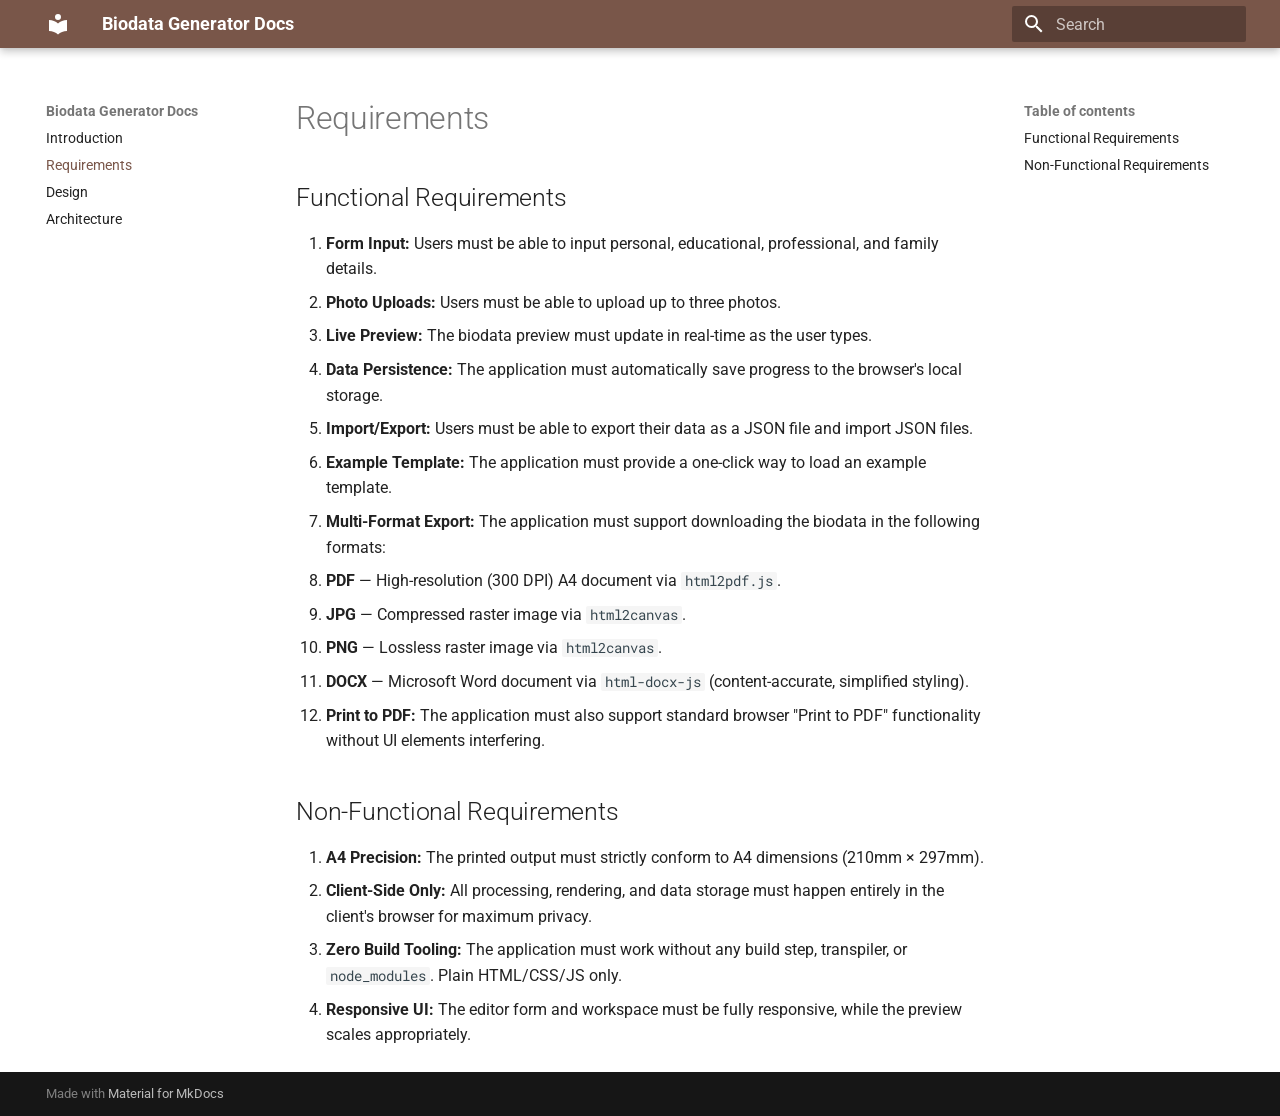
<file: docs/requirements/index.html>
<!doctype html>
<html lang="en" class="no-js">
  <head>
    
      <meta charset="utf-8">
      <meta name="viewport" content="width=device-width,initial-scale=1">
      
        <meta name="description" content="Documentation for the Biodata Generator project.">
      
      
      
      
        <link rel="prev" href="..">
      
      
        <link rel="next" href="../design/">
      
      
        
      
      
      <link rel="icon" href="../assets/images/favicon.png">
      <meta name="generator" content="mkdocs-1.6.1, mkdocs-material-9.7.7">
    
    
      
        <title>Requirements - Biodata Generator Docs</title>
      
    
    
      <link rel="stylesheet" href="../assets/stylesheets/main.ec1eaa64.min.css">
      
        
        <link rel="stylesheet" href="../assets/stylesheets/palette.ab4e12ef.min.css">
      
      


    
    
      
    
    
      
        
        
        <link rel="preconnect" href="https://fonts.gstatic.com" crossorigin>
        <link rel="stylesheet" href="https://fonts.googleapis.com/css?family=Roboto:300,300i,400,400i,700,700i%7CRoboto+Mono:400,400i,700,700i&display=fallback">
        <style>:root{--md-text-font:"Roboto";--md-code-font:"Roboto Mono"}</style>
      
    
    
    <script>__md_scope=new URL("..",location),__md_hash=e=>[...e].reduce(((e,_)=>(e<<5)-e+_.charCodeAt(0)),0),__md_get=(e,_=localStorage,t=__md_scope)=>JSON.parse(_.getItem(t.pathname+"."+e)),__md_set=(e,_,t=localStorage,a=__md_scope)=>{try{t.setItem(a.pathname+"."+e,JSON.stringify(_))}catch(e){}}</script>
    
      

    
    
  </head>
  
  
    
    
    
    
    
    <body dir="ltr" data-md-color-scheme="default" data-md-color-primary="brown" data-md-color-accent="amber">
  
    
    <input class="md-toggle" data-md-toggle="drawer" type="checkbox" id="__drawer" autocomplete="off">
    <input class="md-toggle" data-md-toggle="search" type="checkbox" id="__search" autocomplete="off">
    <label class="md-overlay" for="__drawer"></label>
    <div data-md-component="skip">
      
        
        <a href="#requirements" class="md-skip">
          Skip to content
        </a>
      
    </div>
    <div data-md-component="announce">
      
    </div>
    
    
      

  

<header class="md-header md-header--shadow" data-md-component="header">
  <nav class="md-header__inner md-grid" aria-label="Header">
    <a href=".." title="Biodata Generator Docs" class="md-header__button md-logo" aria-label="Biodata Generator Docs" data-md-component="logo">
      
  
  <svg xmlns="http://www.w3.org/2000/svg" viewBox="0 0 24 24"><path d="M12 8a3 3 0 0 0 3-3 3 3 0 0 0-3-3 3 3 0 0 0-3 3 3 3 0 0 0 3 3m0 3.54C9.64 9.35 6.5 8 3 8v11c3.5 0 6.64 1.35 9 3.54 2.36-2.19 5.5-3.54 9-3.54V8c-3.5 0-6.64 1.35-9 3.54"/></svg>

    </a>
    <label class="md-header__button md-icon" for="__drawer">
      
      <svg xmlns="http://www.w3.org/2000/svg" viewBox="0 0 24 24"><path d="M3 6h18v2H3zm0 5h18v2H3zm0 5h18v2H3z"/></svg>
    </label>
    <div class="md-header__title" data-md-component="header-title">
      <div class="md-header__ellipsis">
        <div class="md-header__topic">
          <span class="md-ellipsis">
            Biodata Generator Docs
          </span>
        </div>
        <div class="md-header__topic" data-md-component="header-topic">
          <span class="md-ellipsis">
            
              Requirements
            
          </span>
        </div>
      </div>
    </div>
    
      
    
    
    
    
      
      
        <label class="md-header__button md-icon" for="__search">
          
          <svg xmlns="http://www.w3.org/2000/svg" viewBox="0 0 24 24"><path d="M9.5 3A6.5 6.5 0 0 1 16 9.5c0 1.61-.59 3.09-1.56 4.23l.27.27h.79l5 5-1.5 1.5-5-5v-.79l-.27-.27A6.52 6.52 0 0 1 9.5 16 6.5 6.5 0 0 1 3 9.5 6.5 6.5 0 0 1 9.5 3m0 2C7 5 5 7 5 9.5S7 14 9.5 14 14 12 14 9.5 12 5 9.5 5"/></svg>
        </label>
        <div class="md-search" data-md-component="search" role="dialog">
  <label class="md-search__overlay" for="__search"></label>
  <div class="md-search__inner" role="search">
    <form class="md-search__form" name="search">
      <input type="text" class="md-search__input" name="query" aria-label="Search" placeholder="Search" autocapitalize="off" autocorrect="off" autocomplete="off" spellcheck="false" data-md-component="search-query" required>
      <label class="md-search__icon md-icon" for="__search">
        
        <svg xmlns="http://www.w3.org/2000/svg" viewBox="0 0 24 24"><path d="M9.5 3A6.5 6.5 0 0 1 16 9.5c0 1.61-.59 3.09-1.56 4.23l.27.27h.79l5 5-1.5 1.5-5-5v-.79l-.27-.27A6.52 6.52 0 0 1 9.5 16 6.5 6.5 0 0 1 3 9.5 6.5 6.5 0 0 1 9.5 3m0 2C7 5 5 7 5 9.5S7 14 9.5 14 14 12 14 9.5 12 5 9.5 5"/></svg>
        
        <svg xmlns="http://www.w3.org/2000/svg" viewBox="0 0 24 24"><path d="M20 11v2H8l5.5 5.5-1.42 1.42L4.16 12l7.92-7.92L13.5 5.5 8 11z"/></svg>
      </label>
      <nav class="md-search__options" aria-label="Search">
        
        <button type="reset" class="md-search__icon md-icon" title="Clear" aria-label="Clear" tabindex="-1">
          
          <svg xmlns="http://www.w3.org/2000/svg" viewBox="0 0 24 24"><path d="M19 6.41 17.59 5 12 10.59 6.41 5 5 6.41 10.59 12 5 17.59 6.41 19 12 13.41 17.59 19 19 17.59 13.41 12z"/></svg>
        </button>
      </nav>
      
    </form>
    <div class="md-search__output">
      <div class="md-search__scrollwrap" tabindex="0" data-md-scrollfix>
        <div class="md-search-result" data-md-component="search-result">
          <div class="md-search-result__meta">
            Initializing search
          </div>
          <ol class="md-search-result__list" role="presentation"></ol>
        </div>
      </div>
    </div>
  </div>
</div>
      
    
    
  </nav>
  
</header>
    
    <div class="md-container" data-md-component="container">
      
      
        
          
        
      
      <main class="md-main" data-md-component="main">
        <div class="md-main__inner md-grid">
          
            
              
              <div class="md-sidebar md-sidebar--primary" data-md-component="sidebar" data-md-type="navigation" >
                <div class="md-sidebar__scrollwrap">
                  <div class="md-sidebar__inner">
                    



<nav class="md-nav md-nav--primary" aria-label="Navigation" data-md-level="0">
  <label class="md-nav__title" for="__drawer">
    <a href=".." title="Biodata Generator Docs" class="md-nav__button md-logo" aria-label="Biodata Generator Docs" data-md-component="logo">
      
  
  <svg xmlns="http://www.w3.org/2000/svg" viewBox="0 0 24 24"><path d="M12 8a3 3 0 0 0 3-3 3 3 0 0 0-3-3 3 3 0 0 0-3 3 3 3 0 0 0 3 3m0 3.54C9.64 9.35 6.5 8 3 8v11c3.5 0 6.64 1.35 9 3.54 2.36-2.19 5.5-3.54 9-3.54V8c-3.5 0-6.64 1.35-9 3.54"/></svg>

    </a>
    Biodata Generator Docs
  </label>
  
  <ul class="md-nav__list" data-md-scrollfix>
    
      
      
  
  
  
  
    <li class="md-nav__item">
      <a href=".." class="md-nav__link">
        
  
  
  <span class="md-ellipsis">
    
  
    Introduction
  

    
  </span>
  
  

      </a>
    </li>
  

    
      
      
  
  
    
  
  
  
    <li class="md-nav__item md-nav__item--active">
      
      <input class="md-nav__toggle md-toggle" type="checkbox" id="__toc">
      
      
        
      
      
        <label class="md-nav__link md-nav__link--active" for="__toc">
          
  
  
  <span class="md-ellipsis">
    
  
    Requirements
  

    
  </span>
  
  

          <span class="md-nav__icon md-icon"></span>
        </label>
      
      <a href="./" class="md-nav__link md-nav__link--active">
        
  
  
  <span class="md-ellipsis">
    
  
    Requirements
  

    
  </span>
  
  

      </a>
      
        

<nav class="md-nav md-nav--secondary" aria-label="Table of contents">
  
  
  
    
  
  
    <label class="md-nav__title" for="__toc">
      <span class="md-nav__icon md-icon"></span>
      Table of contents
    </label>
    <ul class="md-nav__list" data-md-component="toc" data-md-scrollfix>
      
        <li class="md-nav__item">
  <a href="#functional-requirements" class="md-nav__link">
    <span class="md-ellipsis">
      
        Functional Requirements
      
    </span>
  </a>
  
</li>
      
        <li class="md-nav__item">
  <a href="#non-functional-requirements" class="md-nav__link">
    <span class="md-ellipsis">
      
        Non-Functional Requirements
      
    </span>
  </a>
  
</li>
      
    </ul>
  
</nav>
      
    </li>
  

    
      
      
  
  
  
  
    <li class="md-nav__item">
      <a href="../design/" class="md-nav__link">
        
  
  
  <span class="md-ellipsis">
    
  
    Design
  

    
  </span>
  
  

      </a>
    </li>
  

    
      
      
  
  
  
  
    <li class="md-nav__item">
      <a href="../architecture/" class="md-nav__link">
        
  
  
  <span class="md-ellipsis">
    
  
    Architecture
  

    
  </span>
  
  

      </a>
    </li>
  

    
  </ul>
</nav>
                  </div>
                </div>
              </div>
            
            
              
              <div class="md-sidebar md-sidebar--secondary" data-md-component="sidebar" data-md-type="toc" >
                <div class="md-sidebar__scrollwrap">
                  <div class="md-sidebar__inner">
                    

<nav class="md-nav md-nav--secondary" aria-label="Table of contents">
  
  
  
    
  
  
    <label class="md-nav__title" for="__toc">
      <span class="md-nav__icon md-icon"></span>
      Table of contents
    </label>
    <ul class="md-nav__list" data-md-component="toc" data-md-scrollfix>
      
        <li class="md-nav__item">
  <a href="#functional-requirements" class="md-nav__link">
    <span class="md-ellipsis">
      
        Functional Requirements
      
    </span>
  </a>
  
</li>
      
        <li class="md-nav__item">
  <a href="#non-functional-requirements" class="md-nav__link">
    <span class="md-ellipsis">
      
        Non-Functional Requirements
      
    </span>
  </a>
  
</li>
      
    </ul>
  
</nav>
                  </div>
                </div>
              </div>
            
          
          
            <div class="md-content" data-md-component="content">
              
              <article class="md-content__inner md-typeset">
                
                  



<h1 id="requirements">Requirements</h1>
<h2 id="functional-requirements">Functional Requirements</h2>
<ol>
<li><strong>Form Input:</strong> Users must be able to input personal, educational, professional, and family details.</li>
<li><strong>Photo Uploads:</strong> Users must be able to upload up to three photos.</li>
<li><strong>Live Preview:</strong> The biodata preview must update in real-time as the user types.</li>
<li><strong>Data Persistence:</strong> The application must automatically save progress to the browser's local storage.</li>
<li><strong>Import/Export:</strong> Users must be able to export their data as a JSON file and import JSON files.</li>
<li><strong>Example Template:</strong> The application must provide a one-click way to load an example template.</li>
<li><strong>Multi-Format Export:</strong> The application must support downloading the biodata in the following formats:</li>
<li><strong>PDF</strong> — High-resolution (300 DPI) A4 document via <code>html2pdf.js</code>.</li>
<li><strong>JPG</strong> — Compressed raster image via <code>html2canvas</code>.</li>
<li><strong>PNG</strong> — Lossless raster image via <code>html2canvas</code>.</li>
<li><strong>DOCX</strong> — Microsoft Word document via <code>html-docx-js</code> (content-accurate, simplified styling).</li>
<li><strong>Print to PDF:</strong> The application must also support standard browser "Print to PDF" functionality without UI elements interfering.</li>
</ol>
<h2 id="non-functional-requirements">Non-Functional Requirements</h2>
<ol>
<li><strong>A4 Precision:</strong> The printed output must strictly conform to A4 dimensions (210mm × 297mm).</li>
<li><strong>Client-Side Only:</strong> All processing, rendering, and data storage must happen entirely in the client's browser for maximum privacy.</li>
<li><strong>Zero Build Tooling:</strong> The application must work without any build step, transpiler, or <code>node_modules</code>. Plain HTML/CSS/JS only.</li>
<li><strong>Responsive UI:</strong> The editor form and workspace must be fully responsive, while the preview scales appropriately.</li>
</ol>












                
              </article>
            </div>
          
          
<script>var target=document.getElementById(location.hash.slice(1));target&&target.name&&(target.checked=target.name.startsWith("__tabbed_"))</script>
        </div>
        
      </main>
      
        <footer class="md-footer">
  
  <div class="md-footer-meta md-typeset">
    <div class="md-footer-meta__inner md-grid">
      <div class="md-copyright">
  
  
    Made with
    <a href="https://squidfunk.github.io/mkdocs-material/" target="_blank" rel="noopener">
      Material for MkDocs
    </a>
  
</div>
      
    </div>
  </div>
</footer>
      
    </div>
    <div class="md-dialog" data-md-component="dialog">
      <div class="md-dialog__inner md-typeset"></div>
    </div>
    
    
    
      
      
      <script id="__config" type="application/json">{"annotate": null, "base": "..", "features": [], "search": "../assets/javascripts/workers/search.2c215733.min.js", "tags": null, "translations": {"clipboard.copied": "Copied to clipboard", "clipboard.copy": "Copy to clipboard", "search.result.more.one": "1 more on this page", "search.result.more.other": "# more on this page", "search.result.none": "No matching documents", "search.result.one": "1 matching document", "search.result.other": "# matching documents", "search.result.placeholder": "Type to start searching", "search.result.term.missing": "Missing", "select.version": "Select version"}, "version": null}</script>
    
    
      <script src="../assets/javascripts/bundle.d7400e89.min.js"></script>
      
    
  </body>
</html>
</file>
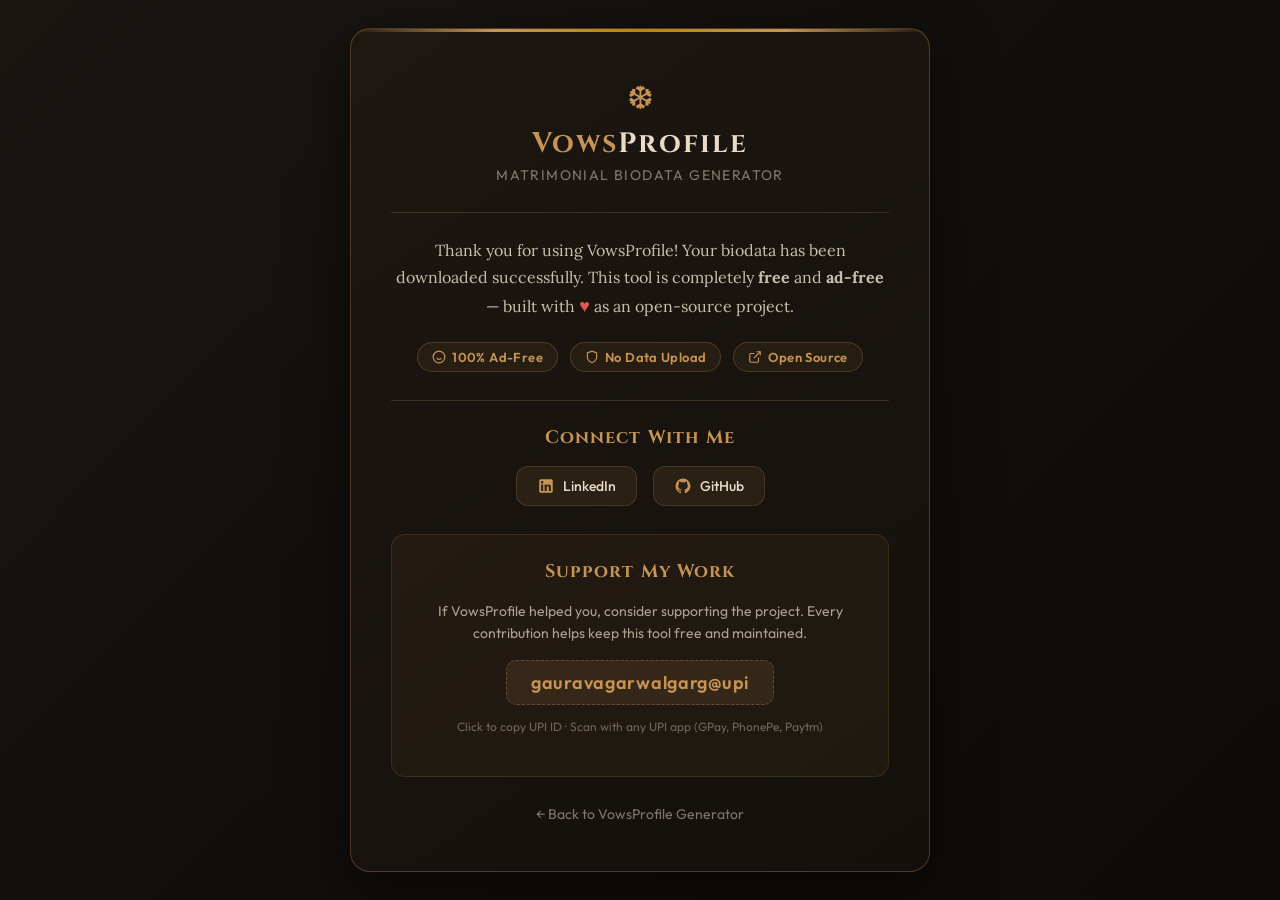
<file: support.html>
<!DOCTYPE html>
<html lang="en">
<head>
  <meta charset="UTF-8">
  <meta name="viewport" content="width=device-width, initial-scale=1.0">
  <title>VowsProfile - Support My Work</title>
  <meta name="description" content="VowsProfile is an ad-free, open-source matrimonial biodata generator. Support the developer's work.">
  <link rel="preconnect" href="https://fonts.googleapis.com">
  <link rel="preconnect" href="https://fonts.gstatic.com" crossorigin>
  <link href="https://fonts.googleapis.com/css2?family=Cinzel:wght@600;700;800&family=Lora:ital,wght@0,400;0,500;0,600;0,700;1,400&family=Outfit:wght@300;400;500;600;700&display=swap" rel="stylesheet">
  <style>
    *, *::before, *::after { box-sizing: border-box; margin: 0; padding: 0; }

    body {
      min-height: 100vh;
      display: flex;
      align-items: center;
      justify-content: center;
      font-family: 'Outfit', 'Inter', sans-serif;
      background: linear-gradient(135deg, #1a1612 0%, #12100e 40%, #0d0b09 100%);
      color: #e8dcc8;
      padding: 24px;
    }

    .support-card {
      max-width: 580px;
      width: 100%;
      background: linear-gradient(145deg, rgba(30, 24, 18, 0.95), rgba(20, 16, 12, 0.98));
      border: 1px solid rgba(200, 148, 85, 0.3);
      border-radius: 20px;
      padding: 48px 40px;
      box-shadow: 0 20px 60px rgba(0, 0, 0, 0.5), inset 0 1px 0 rgba(200, 148, 85, 0.1);
      text-align: center;
      position: relative;
      overflow: hidden;
    }

    .support-card::before {
      content: "";
      position: absolute;
      top: 0; left: 0; right: 0;
      height: 3px;
      background: linear-gradient(90deg, transparent, #c89455, #b8860b, #c89455, transparent);
    }

    .brand-icon {
      font-size: 32px;
      color: #c89455;
      margin-bottom: 8px;
    }

    h1 {
      font-family: 'Cinzel', serif;
      font-size: 28px;
      font-weight: 700;
      letter-spacing: 0.08em;
      color: #c89455;
      margin-bottom: 4px;
    }
    h1 span {
      color: #e8dcc8;
    }

    .tagline {
      font-size: 14px;
      color: rgba(232, 220, 200, 0.5);
      letter-spacing: 0.1em;
      text-transform: uppercase;
      margin-bottom: 28px;
    }

    .divider {
      border: none;
      border-top: 1px solid rgba(200, 148, 85, 0.2);
      margin: 24px 0;
    }

    .description {
      font-family: 'Lora', Georgia, serif;
      font-size: 16px;
      line-height: 1.7;
      color: rgba(232, 220, 200, 0.85);
      margin-bottom: 8px;
    }

    .badge-row {
      display: flex;
      justify-content: center;
      gap: 12px;
      margin: 20px 0 28px;
      flex-wrap: wrap;
    }

    .badge {
      display: inline-flex;
      align-items: center;
      gap: 6px;
      padding: 6px 14px;
      border-radius: 20px;
      font-size: 13px;
      font-weight: 600;
      letter-spacing: 0.03em;
      border: 1px solid rgba(200, 148, 85, 0.25);
      background: rgba(200, 148, 85, 0.08);
      color: #c89455;
    }

    .badge svg {
      width: 14px;
      height: 14px;
    }

    h2 {
      font-family: 'Cinzel', serif;
      font-size: 18px;
      font-weight: 700;
      color: #c89455;
      letter-spacing: 0.06em;
      margin-bottom: 16px;
    }

    .social-links {
      display: flex;
      justify-content: center;
      gap: 16px;
      margin-bottom: 28px;
      flex-wrap: wrap;
    }

    .social-link {
      display: inline-flex;
      align-items: center;
      gap: 8px;
      padding: 10px 20px;
      border-radius: 12px;
      font-size: 14px;
      font-weight: 500;
      color: #e8dcc8;
      text-decoration: none;
      background: rgba(200, 148, 85, 0.1);
      border: 1px solid rgba(200, 148, 85, 0.2);
      transition: all 0.2s ease;
    }

    .social-link:hover {
      background: rgba(200, 148, 85, 0.2);
      border-color: #c89455;
      transform: translateY(-1px);
    }

    .social-link svg {
      width: 18px;
      height: 18px;
      fill: #c89455;
    }

    .upi-section {
      background: rgba(200, 148, 85, 0.06);
      border: 1px solid rgba(200, 148, 85, 0.15);
      border-radius: 14px;
      padding: 24px;
      margin-top: 8px;
    }

    .upi-section p {
      font-size: 14px;
      color: rgba(232, 220, 200, 0.7);
      line-height: 1.6;
      margin-bottom: 16px;
    }

    .upi-id {
      display: inline-block;
      font-family: 'Outfit', monospace;
      font-size: 18px;
      font-weight: 600;
      color: #c89455;
      background: rgba(200, 148, 85, 0.12);
      border: 1px dashed rgba(200, 148, 85, 0.35);
      padding: 10px 24px;
      border-radius: 10px;
      letter-spacing: 0.04em;
      cursor: pointer;
      transition: all 0.2s ease;
    }

    .upi-id:hover {
      background: rgba(200, 148, 85, 0.2);
    }

    .upi-id:active::after {
      content: " ✓ Copied!";
      font-size: 12px;
      color: #6cbe6c;
    }

    .back-link {
      display: inline-flex;
      align-items: center;
      gap: 6px;
      margin-top: 28px;
      font-size: 14px;
      color: rgba(232, 220, 200, 0.5);
      text-decoration: none;
      transition: color 0.2s ease;
    }

    .back-link:hover {
      color: #c89455;
    }

    .heart {
      color: #e25555;
      font-size: 18px;
      animation: heartbeat 1.5s ease-in-out infinite;
    }

    @keyframes heartbeat {
      0%, 100% { transform: scale(1); }
      50% { transform: scale(1.15); }
    }

    @media (max-width: 600px) {
      .support-card { padding: 32px 24px; }
      h1 { font-size: 22px; }
      .social-links { flex-direction: column; align-items: center; }
    }
  </style>
</head>
<body>
  <div class="support-card">
    <div class="brand-icon">&#10054;</div>
    <h1>Vows<span>Profile</span></h1>
    <p class="tagline">Matrimonial Biodata Generator</p>

    <hr class="divider">

    <p class="description">
      Thank you for using VowsProfile! Your biodata has been downloaded successfully.
      This tool is completely <strong>free</strong> and <strong>ad-free</strong> — built with
      <span class="heart">♥</span> as an open-source project.
    </p>

    <div class="badge-row">
      <span class="badge">
        <svg viewBox="0 0 24 24" fill="none" stroke="currentColor" stroke-width="2"><circle cx="12" cy="12" r="10"/><path d="M8 14s1.5 2 4 2 4-2 4-2"/><line x1="9" y1="9" x2="9.01" y2="9"/><line x1="15" y1="9" x2="15.01" y2="9"/></svg>
        100% Ad-Free
      </span>
      <span class="badge">
        <svg viewBox="0 0 24 24" fill="none" stroke="currentColor" stroke-width="2"><path d="M12 22s8-4 8-10V5l-8-3-8 3v7c0 6 8 10 8 10z"/></svg>
        No Data Upload
      </span>
      <span class="badge">
        <svg viewBox="0 0 24 24" fill="none" stroke="currentColor" stroke-width="2"><path d="M18 13v6a2 2 0 0 1-2 2H5a2 2 0 0 1-2-2V8a2 2 0 0 1 2-2h6"/><polyline points="15 3 21 3 21 9"/><line x1="10" y1="14" x2="21" y2="3"/></svg>
        Open Source
      </span>
    </div>

    <hr class="divider">

    <h2>Connect With Me</h2>
    <div class="social-links">
      <a href="https://linkedin.com/in/gauravagarwalgarg" target="_blank" rel="noreferrer" class="social-link">
        <svg viewBox="0 0 24 24"><path d="M19 3a2 2 0 0 1 2 2v14a2 2 0 0 1-2 2H5a2 2 0 0 1-2-2V5a2 2 0 0 1 2-2h14m-.5 15.5v-5.3a3.26 3.26 0 0 0-3.26-3.26c-.85 0-1.84.52-2.32 1.3v-1.11h-2.79v8.37h2.79v-4.93c0-.77.62-1.4 1.39-1.4a1.4 1.4 0 0 1 1.4 1.4v4.93h2.79M6.88 8.56a1.68 1.68 0 0 0 1.68-1.68c0-.93-.75-1.69-1.68-1.69a1.69 1.69 0 0 0-1.69 1.69c0 .93.76 1.68 1.69 1.68m1.39 9.94v-8.37H5.5v8.37h2.77z"/></svg>
        LinkedIn
      </a>
      <a href="https://github.com/gauravagarwalgarg" target="_blank" rel="noreferrer" class="social-link">
        <svg viewBox="0 0 24 24"><path d="M12 2A10 10 0 0 0 2 12c0 4.42 2.87 8.17 6.84 9.5.5.08.66-.23.66-.5v-1.69c-2.77.6-3.36-1.34-3.36-1.34-.46-1.16-1.11-1.47-1.11-1.47-.91-.62.07-.6.07-.6 1 .07 1.53 1.03 1.53 1.03.87 1.52 2.34 1.07 2.91.83.09-.65.35-1.09.63-1.34-2.22-.25-4.55-1.11-4.55-4.92 0-1.11.38-2 1.03-2.71-.1-.25-.45-1.29.1-2.64 0 0 .84-.27 2.75 1.02.79-.22 1.65-.33 2.5-.33.85 0 1.71.11 2.5.33 1.91-1.29 2.75-1.02 2.75-1.02.55 1.35.2 2.39.1 2.64.65.71 1.03 1.6 1.03 2.71 0 3.82-2.34 4.66-4.57 4.91.36.31.69.92.69 1.85V21c0 .27.16.59.67.5C19.14 20.16 22 16.42 22 12A10 10 0 0 0 12 2z"/></svg>
        GitHub
      </a>
    </div>

    <div class="upi-section">
      <h2>Support My Work</h2>
      <p>
        If VowsProfile helped you, consider supporting the project.
        Every contribution helps keep this tool free and maintained.
      </p>
      <div class="upi-id" onclick="navigator.clipboard.writeText('gauravagarwalgarg@upi').then(() => this.classList.add('copied'))" title="Click to copy UPI ID">
        gauravagarwalgarg@upi
      </div>
      <p style="margin-top: 12px; font-size: 12px; color: rgba(232, 220, 200, 0.4);">
        Click to copy UPI ID · Scan with any UPI app (GPay, PhonePe, Paytm)
      </p>
    </div>

    <a href="index.html" class="back-link">
      ← Back to VowsProfile Generator
    </a>
  </div>

  <script>
    // Copy feedback animation
    document.querySelector('.upi-id').addEventListener('click', function() {
      const original = this.textContent;
      this.textContent = 'Copied! ✓';
      this.style.borderColor = '#6cbe6c';
      setTimeout(() => {
        this.textContent = original;
        this.style.borderColor = '';
      }, 2000);
    });
  </script>
</body>
</html>
</file>
<file: docs/assets/stylesheets/main.ec1eaa64.min.css>
@charset "UTF-8";html{-webkit-text-size-adjust:none;-moz-text-size-adjust:none;text-size-adjust:none;box-sizing:border-box}*,:after,:before{box-sizing:inherit}@media (prefers-reduced-motion){*,:after,:before{transition:none!important}}body{margin:0}a,button,input,label{-webkit-tap-highlight-color:transparent}a{color:inherit;text-decoration:none}hr{border:0;box-sizing:initial;display:block;height:.05rem;overflow:visible;padding:0}small{font-size:80%}sub,sup{line-height:1em}img{border-style:none}table{border-collapse:initial;border-spacing:0}td,th{font-weight:400;vertical-align:top}button{background:#0000;border:0;font-family:inherit;font-size:inherit;margin:0;padding:0}input{border:0;outline:none}:root{--md-primary-fg-color:#4051b5;--md-primary-fg-color--light:#5d6cc0;--md-primary-fg-color--dark:#303fa1;--md-primary-bg-color:#fff;--md-primary-bg-color--light:#ffffffb3;--md-accent-fg-color:#526cfe;--md-accent-fg-color--transparent:#526cfe1a;--md-accent-bg-color:#fff;--md-accent-bg-color--light:#ffffffb3}[data-md-color-scheme=default]{color-scheme:light}[data-md-color-scheme=default] img[src$="#gh-dark-mode-only"],[data-md-color-scheme=default] img[src$="#only-dark"]{display:none}:root,[data-md-color-scheme=default]{--md-hue:225deg;--md-default-fg-color:#000000de;--md-default-fg-color--light:#0000008a;--md-default-fg-color--lighter:#00000052;--md-default-fg-color--lightest:#00000012;--md-default-bg-color:#fff;--md-default-bg-color--light:#ffffffb3;--md-default-bg-color--lighter:#ffffff4d;--md-default-bg-color--lightest:#ffffff1f;--md-code-fg-color:#36464e;--md-code-bg-color:#f5f5f5;--md-code-bg-color--light:#f5f5f5b3;--md-code-bg-color--lighter:#f5f5f54d;--md-code-hl-color:#4287ff;--md-code-hl-color--light:#4287ff1a;--md-code-hl-number-color:#d52a2a;--md-code-hl-special-color:#db1457;--md-code-hl-function-color:#a846b9;--md-code-hl-constant-color:#6e59d9;--md-code-hl-keyword-color:#3f6ec6;--md-code-hl-string-color:#1c7d4d;--md-code-hl-name-color:var(--md-code-fg-color);--md-code-hl-operator-color:var(--md-default-fg-color--light);--md-code-hl-punctuation-color:var(--md-default-fg-color--light);--md-code-hl-comment-color:var(--md-default-fg-color--light);--md-code-hl-generic-color:var(--md-default-fg-color--light);--md-code-hl-variable-color:var(--md-default-fg-color--light);--md-typeset-color:var(--md-default-fg-color);--md-typeset-a-color:var(--md-primary-fg-color);--md-typeset-del-color:#f5503d26;--md-typeset-ins-color:#0bd57026;--md-typeset-kbd-color:#fafafa;--md-typeset-kbd-accent-color:#fff;--md-typeset-kbd-border-color:#b8b8b8;--md-typeset-mark-color:#ffff0080;--md-typeset-table-color:#0000001f;--md-typeset-table-color--light:rgba(0,0,0,.035);--md-admonition-fg-color:var(--md-default-fg-color);--md-admonition-bg-color:var(--md-default-bg-color);--md-warning-fg-color:#000000de;--md-warning-bg-color:#ff9;--md-footer-fg-color:#fff;--md-footer-fg-color--light:#ffffffb3;--md-footer-fg-color--lighter:#ffffff73;--md-footer-bg-color:#000000de;--md-footer-bg-color--dark:#00000052;--md-shadow-z1:0 0.2rem 0.5rem #0000000d,0 0 0.05rem #0000001a;--md-shadow-z2:0 0.2rem 0.5rem #0000001a,0 0 0.05rem #00000040;--md-shadow-z3:0 0.2rem 0.5rem #0003,0 0 0.05rem #00000059}.md-icon svg{fill:currentcolor;display:block;height:1.2rem;width:1.2rem}body{-webkit-font-smoothing:antialiased;-moz-osx-font-smoothing:grayscale;--md-text-font-family:var(--md-text-font,_),-apple-system,BlinkMacSystemFont,Helvetica,Arial,sans-serif;--md-code-font-family:var(--md-code-font,_),SFMono-Regular,Consolas,Menlo,monospace}aside,body,input{font-feature-settings:"kern","liga";color:var(--md-typeset-color);font-family:var(--md-text-font-family)}code,kbd,pre{font-feature-settings:"kern";font-family:var(--md-code-font-family)}:root{--md-typeset-table-sort-icon:url('data:image/svg+xml;charset=utf-8,<svg xmlns="http://www.w3.org/2000/svg" viewBox="0 0 24 24"><path d="m18 21-4-4h3V7h-3l4-4 4 4h-3v10h3M2 19v-2h10v2M2 13v-2h7v2M2 7V5h4v2z"/></svg>');--md-typeset-table-sort-icon--asc:url('data:image/svg+xml;charset=utf-8,<svg xmlns="http://www.w3.org/2000/svg" viewBox="0 0 24 24"><path d="M19 17h3l-4 4-4-4h3V3h2M2 17h10v2H2M6 5v2H2V5m0 6h7v2H2z"/></svg>');--md-typeset-table-sort-icon--desc:url('data:image/svg+xml;charset=utf-8,<svg xmlns="http://www.w3.org/2000/svg" viewBox="0 0 24 24"><path d="M19 7h3l-4-4-4 4h3v14h2M2 17h10v2H2M6 5v2H2V5m0 6h7v2H2z"/></svg>')}.md-typeset{-webkit-print-color-adjust:exact;color-adjust:exact;font-size:.8rem;line-height:1.6;overflow-wrap:break-word}@media print{.md-typeset{font-size:.68rem}}.md-typeset blockquote,.md-typeset dl,.md-typeset figure,.md-typeset ol,.md-typeset pre,.md-typeset ul{margin-bottom:1em;margin-top:1em}.md-typeset h1{color:var(--md-default-fg-color--light);font-size:2em;line-height:1.3;margin:0 0 1.25em}.md-typeset h1,.md-typeset h2{font-weight:300;letter-spacing:-.01em}.md-typeset h2{font-size:1.5625em;line-height:1.4;margin:1.6em 0 .64em}.md-typeset h3{font-size:1.25em;font-weight:400;letter-spacing:-.01em;line-height:1.5;margin:1.6em 0 .8em}.md-typeset h2+h3{margin-top:.8em}.md-typeset h4{font-weight:700;letter-spacing:-.01em;margin:1em 0}.md-typeset h5,.md-typeset h6{color:var(--md-default-fg-color--light);font-size:.8em;font-weight:700;letter-spacing:-.01em;margin:1.25em 0}.md-typeset h5{text-transform:uppercase}.md-typeset h5 code{text-transform:none}.md-typeset hr{border-bottom:.05rem solid var(--md-default-fg-color--lightest);display:flow-root;margin:1.5em 0}.md-typeset a{color:var(--md-typeset-a-color);word-break:break-word}.md-typeset a,.md-typeset a:before{transition:color 125ms}.md-typeset a:focus,.md-typeset a:hover{color:var(--md-accent-fg-color)}.md-typeset a:focus code,.md-typeset a:hover code{background-color:var(--md-accent-fg-color--transparent);color:var(--md-accent-fg-color)}.md-typeset a code{color:var(--md-typeset-a-color)}.md-typeset a.focus-visible{outline-color:var(--md-accent-fg-color);outline-offset:.2rem}.md-typeset code,.md-typeset kbd,.md-typeset pre{color:var(--md-code-fg-color);direction:ltr;font-variant-ligatures:none;transition:background-color 125ms}@media print{.md-typeset code,.md-typeset kbd,.md-typeset pre{white-space:pre-wrap}}.md-typeset code{background-color:var(--md-code-bg-color);border-radius:.1rem;-webkit-box-decoration-break:clone;box-decoration-break:clone;font-size:.85em;padding:0 .2941176471em;transition:color 125ms,background-color 125ms;word-break:break-word}.md-typeset code:not(.focus-visible){-webkit-tap-highlight-color:transparent;outline:none}.md-typeset pre{display:flow-root;line-height:1.4;position:relative}.md-typeset pre>code{-webkit-box-decoration-break:slice;box-decoration-break:slice;box-shadow:none;display:block;margin:0;outline-color:var(--md-accent-fg-color);overflow:auto;padding:.7720588235em 1.1764705882em;scrollbar-color:var(--md-default-fg-color--lighter) #0000;scrollbar-width:thin;touch-action:auto;word-break:normal}.md-typeset pre>code:hover{scrollbar-color:var(--md-accent-fg-color) #0000}.md-typeset pre>code::-webkit-scrollbar{height:.2rem;width:.2rem}.md-typeset pre>code::-webkit-scrollbar-thumb{background-color:var(--md-default-fg-color--lighter)}.md-typeset pre>code::-webkit-scrollbar-thumb:hover{background-color:var(--md-accent-fg-color)}.md-typeset kbd{background-color:var(--md-typeset-kbd-color);border-radius:.1rem;box-shadow:0 .1rem 0 .05rem var(--md-typeset-kbd-border-color),0 .1rem 0 var(--md-typeset-kbd-border-color),0 -.1rem .2rem var(--md-typeset-kbd-accent-color) inset;color:var(--md-default-fg-color);display:inline-block;font-size:.75em;padding:0 .6666666667em;vertical-align:text-top;word-break:break-word}.md-typeset mark{background-color:var(--md-typeset-mark-color);-webkit-box-decoration-break:clone;box-decoration-break:clone;color:inherit;word-break:break-word}.md-typeset abbr{cursor:help;text-decoration:none}.md-typeset [data-preview],.md-typeset abbr{border-bottom:.05rem dotted var(--md-default-fg-color--light)}.md-typeset small{opacity:.75}[dir=ltr] .md-typeset sub,[dir=ltr] .md-typeset sup{margin-left:.078125em}[dir=rtl] .md-typeset sub,[dir=rtl] .md-typeset sup{margin-right:.078125em}[dir=ltr] .md-typeset blockquote{padding-left:.6rem}[dir=rtl] .md-typeset blockquote{padding-right:.6rem}[dir=ltr] .md-typeset blockquote{border-left:.2rem solid var(--md-default-fg-color--lighter)}[dir=rtl] .md-typeset blockquote{border-right:.2rem solid var(--md-default-fg-color--lighter)}.md-typeset blockquote{color:var(--md-default-fg-color--light);margin-left:0;margin-right:0}.md-typeset ul{list-style-type:disc}.md-typeset ul[type]{list-style-type:revert-layer}[dir=ltr] .md-typeset ol,[dir=ltr] .md-typeset ul{margin-left:.625em}[dir=rtl] .md-typeset ol,[dir=rtl] .md-typeset ul{margin-right:.625em}.md-typeset ol,.md-typeset ul{padding:0}.md-typeset ol:not([hidden]),.md-typeset ul:not([hidden]){display:flow-root}.md-typeset ol ol,.md-typeset ul ol{list-style-type:lower-alpha}.md-typeset ol ol ol,.md-typeset ul ol ol{list-style-type:lower-roman}.md-typeset ol ol ol ol,.md-typeset ul ol ol ol{list-style-type:upper-alpha}.md-typeset ol ol ol ol ol,.md-typeset ul ol ol ol ol{list-style-type:upper-roman}.md-typeset ol[type],.md-typeset ul[type]{list-style-type:revert-layer}[dir=ltr] .md-typeset ol li,[dir=ltr] .md-typeset ul li{margin-left:1.25em}[dir=rtl] .md-typeset ol li,[dir=rtl] .md-typeset ul li{margin-right:1.25em}.md-typeset ol li,.md-typeset ul li{margin-bottom:.5em}.md-typeset ol li blockquote,.md-typeset ol li p,.md-typeset ul li blockquote,.md-typeset ul li p{margin:.5em 0}.md-typeset ol li:last-child,.md-typeset ul li:last-child{margin-bottom:0}[dir=ltr] .md-typeset ol li ol,[dir=ltr] .md-typeset ol li ul,[dir=ltr] .md-typeset ul li ol,[dir=ltr] .md-typeset ul li ul{margin-left:.625em}[dir=rtl] .md-typeset ol li ol,[dir=rtl] .md-typeset ol li ul,[dir=rtl] .md-typeset ul li ol,[dir=rtl] .md-typeset ul li ul{margin-right:.625em}.md-typeset ol li ol,.md-typeset ol li ul,.md-typeset ul li ol,.md-typeset ul li ul{margin-bottom:.5em;margin-top:.5em}[dir=ltr] .md-typeset dd{margin-left:1.875em}[dir=rtl] .md-typeset dd{margin-right:1.875em}.md-typeset dd{margin-bottom:1.5em;margin-top:1em}.md-typeset img,.md-typeset svg,.md-typeset video{height:auto;max-width:100%}.md-typeset img[align=left]{margin:1em 1em 1em 0}.md-typeset img[align=right]{margin:1em 0 1em 1em}.md-typeset img[align]:only-child{margin-top:0}.md-typeset figure{display:flow-root;margin:1em auto;max-width:100%;text-align:center;width:fit-content}.md-typeset figure img{display:block;margin:0 auto}.md-typeset figcaption{font-style:italic;margin:1em auto;max-width:24rem}.md-typeset iframe{max-width:100%}.md-typeset table:not([class]){background-color:var(--md-default-bg-color);border:.05rem solid var(--md-typeset-table-color);border-radius:.1rem;display:inline-block;font-size:.64rem;max-width:100%;overflow:auto;touch-action:auto}@media print{.md-typeset table:not([class]){display:table}}.md-typeset table:not([class])+*{margin-top:1.5em}.md-typeset table:not([class]) td>:first-child,.md-typeset table:not([class]) th>:first-child{margin-top:0}.md-typeset table:not([class]) td>:last-child,.md-typeset table:not([class]) th>:last-child{margin-bottom:0}.md-typeset table:not([class]) td:not([align]),.md-typeset table:not([class]) th:not([align]){text-align:left}[dir=rtl] .md-typeset table:not([class]) td:not([align]),[dir=rtl] .md-typeset table:not([class]) th:not([align]){text-align:right}.md-typeset table:not([class]) th{font-weight:700;min-width:5rem;padding:.9375em 1.25em;vertical-align:top}.md-typeset table:not([class]) td{border-top:.05rem solid var(--md-typeset-table-color);padding:.9375em 1.25em;vertical-align:top}.md-typeset table:not([class]) tbody tr{transition:background-color 125ms}.md-typeset table:not([class]) tbody tr:hover{background-color:var(--md-typeset-table-color--light);box-shadow:0 .05rem 0 var(--md-default-bg-color) inset}.md-typeset table:not([class]) a{word-break:normal}.md-typeset table th[role=columnheader]{cursor:pointer}[dir=ltr] .md-typeset table th[role=columnheader]:after{margin-left:.5em}[dir=rtl] .md-typeset table th[role=columnheader]:after{margin-right:.5em}.md-typeset table th[role=columnheader]:after{content:"";display:inline-block;height:1.2em;-webkit-mask-image:var(--md-typeset-table-sort-icon);mask-image:var(--md-typeset-table-sort-icon);-webkit-mask-repeat:no-repeat;mask-repeat:no-repeat;-webkit-mask-size:contain;mask-size:contain;transition:background-color 125ms;vertical-align:text-bottom;width:1.2em}.md-typeset table th[role=columnheader]:hover:after{background-color:var(--md-default-fg-color--lighter)}.md-typeset table th[role=columnheader][aria-sort=ascending]:after{background-color:var(--md-default-fg-color--light);-webkit-mask-image:var(--md-typeset-table-sort-icon--asc);mask-image:var(--md-typeset-table-sort-icon--asc)}.md-typeset table th[role=columnheader][aria-sort=descending]:after{background-color:var(--md-default-fg-color--light);-webkit-mask-image:var(--md-typeset-table-sort-icon--desc);mask-image:var(--md-typeset-table-sort-icon--desc)}.md-typeset__scrollwrap{margin:1em -.8rem;overflow-x:auto;touch-action:auto}.md-typeset__table{display:inline-block;margin-bottom:.5em;padding:0 .8rem}@media print{.md-typeset__table{display:block}}html .md-typeset__table table{display:table;margin:0;overflow:hidden;width:100%}@media screen and (max-width:44.984375em){.md-content__inner>pre{margin:1em -.8rem}.md-content__inner>pre code{border-radius:0}}.md-typeset .md-author{border-radius:100%;display:block;flex-shrink:0;height:1.6rem;overflow:hidden;position:relative;transition:color 125ms,transform 125ms;width:1.6rem}.md-typeset .md-author img{display:block}.md-typeset .md-author--more{background:var(--md-default-fg-color--lightest);color:var(--md-default-fg-color--lighter);font-size:.6rem;font-weight:700;line-height:1.6rem;text-align:center}.md-typeset .md-author--long{height:2.4rem;width:2.4rem}.md-typeset a.md-author{transform:scale(1)}.md-typeset a.md-author img{border-radius:100%;filter:grayscale(100%) opacity(75%);transition:filter 125ms}.md-typeset a.md-author:focus,.md-typeset a.md-author:hover{transform:scale(1.1);z-index:1}.md-typeset a.md-author:focus img,.md-typeset a.md-author:hover img{filter:grayscale(0)}.md-banner{background-color:var(--md-footer-bg-color);color:var(--md-footer-fg-color);overflow:auto}@media print{.md-banner{display:none}}.md-banner--warning{background-color:var(--md-warning-bg-color);color:var(--md-warning-fg-color)}.md-banner__inner{font-size:.7rem;margin:.6rem auto;padding:0 .8rem}[dir=ltr] .md-banner__button{float:right}[dir=rtl] .md-banner__button{float:left}.md-banner__button{color:inherit;cursor:pointer;transition:opacity .25s}.no-js .md-banner__button{display:none}.md-banner__button:hover{opacity:.7}html{font-size:125%;height:100%;overflow-x:hidden}@media screen and (min-width:100em){html{font-size:137.5%}}@media screen and (min-width:125em){html{font-size:150%}}body{background-color:var(--md-default-bg-color);display:flex;flex-direction:column;font-size:.5rem;min-height:100%;position:relative;width:100%}@media print{body{display:block}}@media screen and (max-width:59.984375em){body[data-md-scrolllock]{position:fixed}}.md-grid{margin-left:auto;margin-right:auto;max-width:61rem}.md-container{display:flex;flex-direction:column;flex-grow:1}@media print{.md-container{display:block}}.md-main{flex-grow:1}.md-main__inner{display:flex;height:100%;margin-top:1.5rem}.md-ellipsis{overflow:hidden;text-overflow:ellipsis}.md-toggle{display:none}.md-option{height:0;opacity:0;position:absolute;width:0}.md-option:checked+label:not([hidden]){display:block}.md-option.focus-visible+label{outline-color:var(--md-accent-fg-color);outline-style:auto}.md-skip{background-color:var(--md-default-fg-color);border-radius:.1rem;color:var(--md-default-bg-color);font-size:.64rem;margin:.5rem;opacity:0;outline-color:var(--md-accent-fg-color);padding:.3rem .5rem;position:fixed;transform:translateY(.4rem);z-index:-1}.md-skip:focus{opacity:1;transform:translateY(0);transition:transform .25s cubic-bezier(.4,0,.2,1),opacity 175ms 75ms;z-index:10}@page{margin:25mm}:root{--md-clipboard-icon:url('data:image/svg+xml;charset=utf-8,<svg xmlns="http://www.w3.org/2000/svg" viewBox="0 0 24 24"><path d="M19 21H8V7h11m0-2H8a2 2 0 0 0-2 2v14a2 2 0 0 0 2 2h11a2 2 0 0 0 2-2V7a2 2 0 0 0-2-2m-3-4H4a2 2 0 0 0-2 2v14h2V3h12z"/></svg>')}.md-clipboard{border-radius:.1rem;color:var(--md-default-fg-color--lightest);cursor:pointer;height:1.5em;outline-color:var(--md-accent-fg-color);outline-offset:.1rem;transition:color .25s;width:1.5em;z-index:1}@media print{.md-clipboard{display:none}}.md-clipboard:not(.focus-visible){-webkit-tap-highlight-color:transparent;outline:none}:hover>.md-clipboard{color:var(--md-default-fg-color--light)}.md-clipboard:focus,.md-clipboard:hover{color:var(--md-accent-fg-color)}.md-clipboard:after{background-color:currentcolor;content:"";display:block;height:1.125em;margin:0 auto;-webkit-mask-image:var(--md-clipboard-icon);mask-image:var(--md-clipboard-icon);-webkit-mask-position:center;mask-position:center;-webkit-mask-repeat:no-repeat;mask-repeat:no-repeat;-webkit-mask-size:contain;mask-size:contain;width:1.125em}.md-clipboard--inline{cursor:pointer}.md-clipboard--inline code{transition:color .25s,background-color .25s}.md-clipboard--inline:focus code,.md-clipboard--inline:hover code{background-color:var(--md-accent-fg-color--transparent);color:var(--md-accent-fg-color)}:root{--md-code-select-icon:url('data:image/svg+xml;charset=utf-8,<svg xmlns="http://www.w3.org/2000/svg" viewBox="0 0 24 24"><path d="M19 19h-4v2h4c1.1 0 2-.9 2-2v-4h-2m0-12h-4v2h4v4h2V5c0-1.1-.9-2-2-2M5 5h4V3H5c-1.1 0-2 .9-2 2v4h2m0 6H3v4c0 1.1.9 2 2 2h4v-2H5zm2-4h2v2H7zm4 0h2v2h-2zm4 0h2v2h-2zM7 7h2v2H7zm4 0h2v2h-2zm4 0h2v2h-2zm-8 8h2v2H7zm4 0h2v2h-2zm4 0h2v2h-2z"/></svg>');--md-code-copy-icon:url('data:image/svg+xml;charset=utf-8,<svg xmlns="http://www.w3.org/2000/svg" viewBox="0 0 24 24"><path d="M19 21H8V7h11m0-2H8a2 2 0 0 0-2 2v14a2 2 0 0 0 2 2h11a2 2 0 0 0 2-2V7a2 2 0 0 0-2-2m-3-4H4a2 2 0 0 0-2 2v14h2V3h12z"/></svg>')}.md-typeset .md-code__content{display:grid}.md-code__nav{background-color:var(--md-code-bg-color--lighter);border-radius:.1rem;display:flex;gap:.2rem;padding:.2rem;position:absolute;right:.25em;top:.25em;transition:background-color .25s;z-index:1}:hover>.md-code__nav{background-color:var(--md-code-bg-color--light)}.md-code__button{color:var(--md-default-fg-color--lightest);cursor:pointer;display:block;height:1.5em;outline-color:var(--md-accent-fg-color);outline-offset:.1rem;transition:color .25s;width:1.5em}:hover>*>.md-code__button{color:var(--md-default-fg-color--light)}.md-code__button.focus-visible,.md-code__button:hover{color:var(--md-accent-fg-color)}.md-code__button--active{color:var(--md-default-fg-color)!important}.md-code__button:after{background-color:currentcolor;content:"";display:block;height:1.125em;margin:0 auto;-webkit-mask-position:center;mask-position:center;-webkit-mask-repeat:no-repeat;mask-repeat:no-repeat;-webkit-mask-size:contain;mask-size:contain;width:1.125em}.md-code__button[data-md-type=select]:after{-webkit-mask-image:var(--md-code-select-icon);mask-image:var(--md-code-select-icon)}.md-code__button[data-md-type=copy]:after{-webkit-mask-image:var(--md-code-copy-icon);mask-image:var(--md-code-copy-icon)}@keyframes consent{0%{opacity:0;transform:translateY(100%)}to{opacity:1;transform:translateY(0)}}@keyframes overlay{0%{opacity:0}to{opacity:1}}.md-consent__overlay{animation:overlay .25s both;-webkit-backdrop-filter:blur(.1rem);backdrop-filter:blur(.1rem);background-color:#0000008a;height:100%;opacity:1;position:fixed;top:0;width:100%;z-index:5}.md-consent__inner{animation:consent .5s cubic-bezier(.1,.7,.1,1) both;background-color:var(--md-default-bg-color);border:0;border-radius:.1rem;bottom:0;box-shadow:0 0 .2rem #0000001a,0 .2rem .4rem #0003;max-height:100%;overflow:auto;padding:0;position:fixed;width:100%;z-index:5}.md-consent__form{padding:.8rem}.md-consent__settings{display:none;margin:1em 0}input:checked+.md-consent__settings{display:block}.md-consent__controls{margin-bottom:.8rem}.md-typeset .md-consent__controls .md-button{display:inline}@media screen and (max-width:44.984375em){.md-typeset .md-consent__controls .md-button{display:block;margin-top:.4rem;text-align:center;width:100%}}.md-consent label{cursor:pointer}.md-content{flex-grow:1;min-width:0}.md-content__inner{margin:0 .8rem 1.2rem;padding-top:.6rem}@media screen and (min-width:76.25em){[dir=ltr] .md-sidebar--primary:not([hidden])~.md-content>.md-content__inner{margin-left:1.2rem}[dir=ltr] .md-sidebar--secondary:not([hidden])~.md-content>.md-content__inner,[dir=rtl] .md-sidebar--primary:not([hidden])~.md-content>.md-content__inner{margin-right:1.2rem}[dir=rtl] .md-sidebar--secondary:not([hidden])~.md-content>.md-content__inner{margin-left:1.2rem}}.md-content__inner:before{content:"";display:block;height:.4rem}.md-content__inner>:last-child{margin-bottom:0}[dir=ltr] .md-content__button{float:right}[dir=rtl] .md-content__button{float:left}[dir=ltr] .md-content__button{margin-left:.4rem}[dir=rtl] .md-content__button{margin-right:.4rem}.md-content__button{margin:.4rem 0;padding:0}@media print{.md-content__button{display:none}}.md-typeset .md-content__button{color:var(--md-default-fg-color--lighter)}.md-content__button svg{display:inline;vertical-align:top}[dir=rtl] .md-content__button svg{transform:scaleX(-1)}[dir=ltr] .md-dialog{right:.8rem}[dir=rtl] .md-dialog{left:.8rem}.md-dialog{background-color:var(--md-default-fg-color);border-radius:.1rem;bottom:.8rem;box-shadow:var(--md-shadow-z3);min-width:11.1rem;opacity:0;padding:.4rem .6rem;pointer-events:none;position:fixed;transform:translateY(100%);transition:transform 0ms .4s,opacity .4s;z-index:4}@media print{.md-dialog{display:none}}.md-dialog--active{opacity:1;pointer-events:auto;transform:translateY(0);transition:transform .4s cubic-bezier(.075,.85,.175,1),opacity .4s}.md-dialog__inner{color:var(--md-default-bg-color);font-size:.7rem}.md-feedback{margin:2em 0 1em;text-align:center}.md-feedback fieldset{border:none;margin:0;padding:0}.md-feedback__title{font-weight:700;margin:1em auto}.md-feedback__inner{position:relative}.md-feedback__list{display:flex;flex-wrap:wrap;place-content:baseline center;position:relative}.md-feedback__list:hover .md-icon:not(:disabled){color:var(--md-default-fg-color--lighter)}:disabled .md-feedback__list{min-height:1.8rem}.md-feedback__icon{color:var(--md-default-fg-color--light);cursor:pointer;flex-shrink:0;margin:0 .1rem;transition:color 125ms}.md-feedback__icon:not(:disabled).md-icon:hover{color:var(--md-accent-fg-color)}.md-feedback__icon:disabled{color:var(--md-default-fg-color--lightest);pointer-events:none}.md-feedback__note{opacity:0;position:relative;transform:translateY(.4rem);transition:transform .4s cubic-bezier(.1,.7,.1,1),opacity .15s}.md-feedback__note>*{margin:0 auto;max-width:16rem}:disabled .md-feedback__note{opacity:1;transform:translateY(0)}@media print{.md-feedback{display:none}}.md-footer{background-color:var(--md-footer-bg-color);color:var(--md-footer-fg-color)}@media print{.md-footer{display:none}}.md-footer__inner{justify-content:space-between;overflow:auto;padding:.2rem}.md-footer__inner:not([hidden]){display:flex}.md-footer__link{align-items:end;display:flex;flex-grow:0.01;margin-bottom:.4rem;margin-top:1rem;max-width:100%;outline-color:var(--md-accent-fg-color);overflow:hidden;transition:opacity .25s}.md-footer__link:focus,.md-footer__link:hover{opacity:.7}[dir=rtl] .md-footer__link svg{transform:scaleX(-1)}@media screen and (max-width:44.984375em){.md-footer__link--prev{flex-shrink:0}.md-footer__link--prev .md-footer__title{display:none}}[dir=ltr] .md-footer__link--next{margin-left:auto}[dir=rtl] .md-footer__link--next{margin-right:auto}.md-footer__link--next{text-align:right}[dir=rtl] .md-footer__link--next{text-align:left}.md-footer__title{flex-grow:1;font-size:.9rem;margin-bottom:.7rem;max-width:calc(100% - 2.4rem);padding:0 1rem;white-space:nowrap}.md-footer__button{margin:.2rem;padding:.4rem}.md-footer__direction{font-size:.64rem;opacity:.7}.md-footer-meta{background-color:var(--md-footer-bg-color--dark)}.md-footer-meta__inner{display:flex;flex-wrap:wrap;justify-content:space-between;padding:.2rem}html .md-footer-meta.md-typeset a{color:var(--md-footer-fg-color--light)}html .md-footer-meta.md-typeset a:focus,html .md-footer-meta.md-typeset a:hover{color:var(--md-footer-fg-color)}.md-copyright{color:var(--md-footer-fg-color--lighter);font-size:.64rem;margin:auto .6rem;padding:.4rem 0;width:100%}@media screen and (min-width:45em){.md-copyright{width:auto}}.md-copyright__highlight{color:var(--md-footer-fg-color--light)}.md-social{display:inline-flex;gap:.2rem;margin:0 .4rem;padding:.2rem 0 .6rem}@media screen and (min-width:45em){.md-social{padding:.6rem 0}}.md-social__link{display:inline-block;height:1.6rem;text-align:center;width:1.6rem}.md-social__link:before{line-height:1.9}.md-social__link svg{fill:currentcolor;max-height:.8rem;vertical-align:-25%}.md-typeset .md-button{border:.1rem solid;border-radius:.1rem;color:var(--md-primary-fg-color);cursor:pointer;display:inline-block;font-weight:700;padding:.625em 2em;transition:color 125ms,background-color 125ms,border-color 125ms}.md-typeset .md-button--primary{background-color:var(--md-primary-fg-color);border-color:var(--md-primary-fg-color);color:var(--md-primary-bg-color)}.md-typeset .md-button:focus,.md-typeset .md-button:hover{background-color:var(--md-accent-fg-color);border-color:var(--md-accent-fg-color);color:var(--md-accent-bg-color)}[dir=ltr] .md-typeset .md-input{border-top-left-radius:.1rem}[dir=ltr] .md-typeset .md-input,[dir=rtl] .md-typeset .md-input{border-top-right-radius:.1rem}[dir=rtl] .md-typeset .md-input{border-top-left-radius:.1rem}.md-typeset .md-input{border-bottom:.1rem solid var(--md-default-fg-color--lighter);box-shadow:var(--md-shadow-z1);font-size:.8rem;height:1.8rem;padding:0 .6rem;transition:border .25s,box-shadow .25s}.md-typeset .md-input:focus,.md-typeset .md-input:hover{border-bottom-color:var(--md-accent-fg-color);box-shadow:var(--md-shadow-z2)}.md-typeset .md-input--stretch{width:100%}.md-header{background-color:var(--md-primary-fg-color);box-shadow:0 0 .2rem #0000,0 .2rem .4rem #0000;color:var(--md-primary-bg-color);display:block;left:0;position:sticky;right:0;top:0;z-index:4}@media print{.md-header{display:none}}.md-header[hidden]{transform:translateY(-100%);transition:transform .25s cubic-bezier(.8,0,.6,1),box-shadow .25s}.md-header--shadow{box-shadow:0 0 .2rem #0000001a,0 .2rem .4rem #0003;transition:transform .25s cubic-bezier(.1,.7,.1,1),box-shadow .25s}.md-header__inner{align-items:center;display:flex;padding:0 .2rem}.md-header__button{color:currentcolor;cursor:pointer;margin:.2rem;outline-color:var(--md-accent-fg-color);padding:.4rem;position:relative;transition:opacity .25s;vertical-align:middle;z-index:1}.md-header__button:hover{opacity:.7}.md-header__button:not([hidden]){display:inline-block}.md-header__button:not(.focus-visible){-webkit-tap-highlight-color:transparent;outline:none}.md-header__button.md-logo{margin:.2rem;padding:.4rem}@media screen and (max-width:76.234375em){.md-header__button.md-logo{display:none}}.md-header__button.md-logo img,.md-header__button.md-logo svg{fill:currentcolor;display:block;height:1.2rem;width:auto}@media screen and (min-width:60em){.md-header__button[for=__search]{display:none}}.no-js .md-header__button[for=__search]{display:none}[dir=rtl] .md-header__button[for=__search] svg{transform:scaleX(-1)}@media screen and (min-width:76.25em){.md-header__button[for=__drawer]{display:none}}.md-header__topic{display:flex;max-width:100%;position:absolute;transition:transform .4s cubic-bezier(.1,.7,.1,1),opacity .15s;white-space:nowrap}.md-header__topic+.md-header__topic{opacity:0;pointer-events:none;transform:translateX(1.25rem);transition:transform .4s cubic-bezier(1,.7,.1,.1),opacity .15s;z-index:-1}[dir=rtl] .md-header__topic+.md-header__topic{transform:translateX(-1.25rem)}.md-header__topic:first-child{font-weight:700}[dir=ltr] .md-header__title{margin-left:1rem;margin-right:.4rem}[dir=rtl] .md-header__title{margin-left:.4rem;margin-right:1rem}.md-header__title{flex-grow:1;font-size:.9rem;height:2.4rem;line-height:2.4rem}.md-header__title--active .md-header__topic{opacity:0;pointer-events:none;transform:translateX(-1.25rem);transition:transform .4s cubic-bezier(1,.7,.1,.1),opacity .15s;z-index:-1}[dir=rtl] .md-header__title--active .md-header__topic{transform:translateX(1.25rem)}.md-header__title--active .md-header__topic+.md-header__topic{opacity:1;pointer-events:auto;transform:translateX(0);transition:transform .4s cubic-bezier(.1,.7,.1,1),opacity .15s;z-index:0}.md-header__title>.md-header__ellipsis{height:100%;position:relative;width:100%}.md-header__option{display:flex;flex-shrink:0;max-width:100%;transition:max-width 0ms .25s,opacity .25s .25s;white-space:nowrap}[data-md-toggle=search]:checked~.md-header .md-header__option{max-width:0;opacity:0;transition:max-width 0ms,opacity 0ms}.md-header__option>input{bottom:0}.md-header__source{display:none}@media screen and (min-width:60em){[dir=ltr] .md-header__source{margin-left:1rem}[dir=rtl] .md-header__source{margin-right:1rem}.md-header__source{display:block;max-width:11.7rem;width:11.7rem}}@media screen and (min-width:76.25em){[dir=ltr] .md-header__source{margin-left:1.4rem}[dir=rtl] .md-header__source{margin-right:1.4rem}}.md-meta{color:var(--md-default-fg-color--light);font-size:.7rem;line-height:1.3}.md-meta__list{display:inline-flex;flex-wrap:wrap;list-style:none;margin:0;padding:0}.md-meta__item:not(:last-child):after{content:"·";margin-left:.2rem;margin-right:.2rem}.md-meta__link{color:var(--md-typeset-a-color)}.md-meta__link:focus,.md-meta__link:hover{color:var(--md-accent-fg-color)}.md-draft{background-color:#ff1744;border-radius:.125em;color:#fff;display:inline-block;font-weight:700;padding-left:.5714285714em;padding-right:.5714285714em}:root{--md-nav-icon--prev:url('data:image/svg+xml;charset=utf-8,<svg xmlns="http://www.w3.org/2000/svg" viewBox="0 0 24 24"><path d="M20 11v2H8l5.5 5.5-1.42 1.42L4.16 12l7.92-7.92L13.5 5.5 8 11z"/></svg>');--md-nav-icon--next:url('data:image/svg+xml;charset=utf-8,<svg xmlns="http://www.w3.org/2000/svg" viewBox="0 0 24 24"><path d="M8.59 16.58 13.17 12 8.59 7.41 10 6l6 6-6 6z"/></svg>');--md-toc-icon:url('data:image/svg+xml;charset=utf-8,<svg xmlns="http://www.w3.org/2000/svg" viewBox="0 0 24 24"><path d="M3 9h14V7H3zm0 4h14v-2H3zm0 4h14v-2H3zm16 0h2v-2h-2zm0-10v2h2V7zm0 6h2v-2h-2z"/></svg>')}.md-nav{font-size:.7rem;line-height:1.3}.md-nav__title{color:var(--md-default-fg-color--light);display:block;font-weight:700;overflow:hidden;padding:0 .6rem;text-overflow:ellipsis}.md-nav__title .md-nav__button{display:none}.md-nav__title .md-nav__button img{height:100%;width:auto}.md-nav__title .md-nav__button.md-logo img,.md-nav__title .md-nav__button.md-logo svg{fill:currentcolor;display:block;height:2.4rem;max-width:100%;object-fit:contain;width:auto}.md-nav__list{list-style:none;margin:0;padding:0}.md-nav__link{align-items:flex-start;display:flex;gap:.4rem;margin-top:.625em;scroll-snap-align:start;transition:color 125ms}.md-nav__link--passed,.md-nav__link--passed code{color:var(--md-default-fg-color--light)}.md-nav__item .md-nav__link--active,.md-nav__item .md-nav__link--active code{color:var(--md-typeset-a-color)}.md-nav__link .md-ellipsis{position:relative}.md-nav__link .md-ellipsis code{word-break:normal}[dir=ltr] .md-nav__link .md-icon:last-child{margin-left:auto}[dir=rtl] .md-nav__link .md-icon:last-child{margin-right:auto}.md-nav__link .md-typeset{font-size:.7rem;line-height:1.3}.md-nav__link svg{fill:currentcolor;flex-shrink:0;height:1.3em;position:relative}.md-nav__link[for]:focus,.md-nav__link[for]:hover,.md-nav__link[href]:focus,.md-nav__link[href]:hover{color:var(--md-accent-fg-color);cursor:pointer}.md-nav__link[for]:focus code,.md-nav__link[for]:hover code,.md-nav__link[href]:focus code,.md-nav__link[href]:hover code{background-color:var(--md-accent-fg-color--transparent);color:var(--md-accent-fg-color)}.md-nav__link.focus-visible{outline-color:var(--md-accent-fg-color);outline-offset:.2rem}.md-nav--primary .md-nav__link[for=__toc]{display:none}.md-nav--primary .md-nav__link[for=__toc] .md-icon:after{background-color:currentcolor;display:block;height:100%;-webkit-mask-image:var(--md-toc-icon);mask-image:var(--md-toc-icon);width:100%}.md-nav--primary .md-nav__link[for=__toc]~.md-nav{display:none}.md-nav__container>.md-nav__link{margin-top:0}.md-nav__container>.md-nav__link:first-child{flex-grow:1;min-width:0}.md-nav__icon{flex-shrink:0}.md-nav__source{display:none}@media screen and (max-width:76.234375em){.md-nav--primary,.md-nav--primary .md-nav{background-color:var(--md-default-bg-color);display:flex;flex-direction:column;height:100%;left:0;position:absolute;right:0;top:0;z-index:1}.md-nav--primary .md-nav__item,.md-nav--primary .md-nav__title{font-size:.8rem;line-height:1.5}.md-nav--primary .md-nav__title{background-color:var(--md-default-fg-color--lightest);color:var(--md-default-fg-color--light);cursor:pointer;height:5.6rem;line-height:2.4rem;padding:3rem .8rem .2rem;position:relative;white-space:nowrap}[dir=ltr] .md-nav--primary .md-nav__title .md-nav__icon{left:.4rem}[dir=rtl] .md-nav--primary .md-nav__title .md-nav__icon{right:.4rem}.md-nav--primary .md-nav__title .md-nav__icon{display:block;height:1.2rem;margin:.2rem;position:absolute;top:.4rem;width:1.2rem}.md-nav--primary .md-nav__title .md-nav__icon:after{background-color:currentcolor;content:"";display:block;height:100%;-webkit-mask-image:var(--md-nav-icon--prev);mask-image:var(--md-nav-icon--prev);-webkit-mask-position:center;mask-position:center;-webkit-mask-repeat:no-repeat;mask-repeat:no-repeat;-webkit-mask-size:contain;mask-size:contain;width:100%}.md-nav--primary .md-nav__title~.md-nav__list{background-color:var(--md-default-bg-color);box-shadow:0 .05rem 0 var(--md-default-fg-color--lightest) inset;overflow-y:auto;scroll-snap-type:y mandatory;touch-action:pan-y}.md-nav--primary .md-nav__title~.md-nav__list>:first-child{border-top:0}.md-nav--primary .md-nav__title[for=__drawer]{background-color:var(--md-primary-fg-color);color:var(--md-primary-bg-color);font-weight:700}.md-nav--primary .md-nav__title .md-logo{display:block;left:.2rem;margin:.2rem;padding:.4rem;position:absolute;right:.2rem;top:.2rem}.md-nav--primary .md-nav__list{flex:1}.md-nav--primary .md-nav__item{border-top:.05rem solid var(--md-default-fg-color--lightest)}.md-nav--primary .md-nav__item--active>.md-nav__link{color:var(--md-typeset-a-color)}.md-nav--primary .md-nav__item--active>.md-nav__link:focus,.md-nav--primary .md-nav__item--active>.md-nav__link:hover{color:var(--md-accent-fg-color)}.md-nav--primary .md-nav__link{margin-top:0;padding:.6rem .8rem}.md-nav--primary .md-nav__link svg{margin-top:.1em}.md-nav--primary .md-nav__link>.md-nav__link{padding:0}[dir=ltr] .md-nav--primary .md-nav__link .md-nav__icon{margin-right:-.2rem}[dir=rtl] .md-nav--primary .md-nav__link .md-nav__icon{margin-left:-.2rem}.md-nav--primary .md-nav__link .md-nav__icon{font-size:1.2rem;height:1.2rem;width:1.2rem}.md-nav--primary .md-nav__link .md-nav__icon:after{background-color:currentcolor;content:"";display:block;height:100%;-webkit-mask-image:var(--md-nav-icon--next);mask-image:var(--md-nav-icon--next);-webkit-mask-position:center;mask-position:center;-webkit-mask-repeat:no-repeat;mask-repeat:no-repeat;-webkit-mask-size:contain;mask-size:contain;width:100%}[dir=rtl] .md-nav--primary .md-nav__icon:after{transform:scale(-1)}.md-nav--primary .md-nav--secondary .md-nav{background-color:initial;position:static}[dir=ltr] .md-nav--primary .md-nav--secondary .md-nav .md-nav__link{padding-left:1.4rem}[dir=rtl] .md-nav--primary .md-nav--secondary .md-nav .md-nav__link{padding-right:1.4rem}[dir=ltr] .md-nav--primary .md-nav--secondary .md-nav .md-nav .md-nav__link{padding-left:2rem}[dir=rtl] .md-nav--primary .md-nav--secondary .md-nav .md-nav .md-nav__link{padding-right:2rem}[dir=ltr] .md-nav--primary .md-nav--secondary .md-nav .md-nav .md-nav .md-nav__link{padding-left:2.6rem}[dir=rtl] .md-nav--primary .md-nav--secondary .md-nav .md-nav .md-nav .md-nav__link{padding-right:2.6rem}[dir=ltr] .md-nav--primary .md-nav--secondary .md-nav .md-nav .md-nav .md-nav .md-nav__link{padding-left:3.2rem}[dir=rtl] .md-nav--primary .md-nav--secondary .md-nav .md-nav .md-nav .md-nav .md-nav__link{padding-right:3.2rem}.md-nav--secondary{background-color:initial}.md-nav__toggle~.md-nav{display:flex;opacity:0;transform:translateX(100%);transition:transform .25s cubic-bezier(.8,0,.6,1),opacity 125ms 50ms}[dir=rtl] .md-nav__toggle~.md-nav{transform:translateX(-100%)}.md-nav__toggle:checked~.md-nav{opacity:1;transform:translateX(0);transition:transform .25s cubic-bezier(.4,0,.2,1),opacity 125ms 125ms}.md-nav__toggle:checked~.md-nav>.md-nav__list{backface-visibility:hidden}}@media screen and (max-width:59.984375em){.md-nav--primary .md-nav__link[for=__toc]{display:flex}.md-nav--primary .md-nav__link[for=__toc] .md-icon:after{content:""}.md-nav--primary .md-nav__link[for=__toc]+.md-nav__link{display:none}.md-nav--primary .md-nav__link[for=__toc]~.md-nav{display:flex}.md-nav__source{background-color:var(--md-primary-fg-color--dark);color:var(--md-primary-bg-color);display:block;padding:0 .2rem}}@media screen and (min-width:60em) and (max-width:76.234375em){.md-nav--integrated .md-nav__link[for=__toc]{display:flex}.md-nav--integrated .md-nav__link[for=__toc] .md-icon:after{content:""}.md-nav--integrated .md-nav__link[for=__toc]+.md-nav__link{display:none}.md-nav--integrated .md-nav__link[for=__toc]~.md-nav{display:flex}}@media screen and (min-width:60em){.md-nav{margin-bottom:-.4rem}.md-nav--secondary .md-nav__title{background:var(--md-default-bg-color);box-shadow:0 0 .4rem .4rem var(--md-default-bg-color);position:sticky;top:0;z-index:1}.md-nav--secondary .md-nav__title[for=__toc]{scroll-snap-align:start}.md-nav--secondary .md-nav__title .md-nav__icon{display:none}[dir=ltr] .md-nav--secondary .md-nav__list{padding-left:.6rem}[dir=rtl] .md-nav--secondary .md-nav__list{padding-right:.6rem}.md-nav--secondary .md-nav__list{padding-bottom:.4rem}[dir=ltr] .md-nav--secondary .md-nav__item>.md-nav__link{margin-right:.4rem}[dir=rtl] .md-nav--secondary .md-nav__item>.md-nav__link{margin-left:.4rem}}@media screen and (min-width:76.25em){.md-nav{margin-bottom:-.4rem;transition:max-height .25s cubic-bezier(.86,0,.07,1)}.md-nav--primary .md-nav__title{background:var(--md-default-bg-color);box-shadow:0 0 .4rem .4rem var(--md-default-bg-color);position:sticky;top:0;z-index:1}.md-nav--primary .md-nav__title[for=__drawer]{scroll-snap-align:start}.md-nav--primary .md-nav__title .md-nav__icon{display:none}[dir=ltr] .md-nav--primary .md-nav__list{padding-left:.6rem}[dir=rtl] .md-nav--primary .md-nav__list{padding-right:.6rem}.md-nav--primary .md-nav__list{padding-bottom:.4rem}[dir=ltr] .md-nav--primary .md-nav__item>.md-nav__link{margin-right:.4rem}[dir=rtl] .md-nav--primary .md-nav__item>.md-nav__link{margin-left:.4rem}.md-nav__toggle~.md-nav{display:grid;grid-template-rows:minmax(.4rem,0fr);opacity:0;transition:grid-template-rows .25s cubic-bezier(.86,0,.07,1),opacity .25s,visibility 0ms .25s;visibility:collapse}.md-nav__toggle~.md-nav>.md-nav__list{overflow:hidden}.md-nav__toggle.md-toggle--indeterminate~.md-nav,.md-nav__toggle:checked~.md-nav{grid-template-rows:minmax(.4rem,1fr);opacity:1;transition:grid-template-rows .25s cubic-bezier(.86,0,.07,1),opacity .15s .1s,visibility 0ms;visibility:visible}.md-nav__toggle.md-toggle--indeterminate~.md-nav{transition:none}.md-nav__item--nested>.md-nav>.md-nav__title{display:none}.md-nav__item--section{display:block;margin:1.25em 0}.md-nav__item--section:last-child{margin-bottom:0}.md-nav__item--section>.md-nav__link{font-weight:700}.md-nav__item--section>.md-nav__link[for]{color:var(--md-default-fg-color--light)}.md-nav__item--section>.md-nav__link:not(.md-nav__container){pointer-events:none}.md-nav__item--section>.md-nav__link .md-icon,.md-nav__item--section>.md-nav__link>[for]{display:none}[dir=ltr] .md-nav__item--section>.md-nav{margin-left:-.6rem}[dir=rtl] .md-nav__item--section>.md-nav{margin-right:-.6rem}.md-nav__item--section>.md-nav{display:block;opacity:1;visibility:visible}.md-nav__item--section>.md-nav>.md-nav__list>.md-nav__item{padding:0}.md-nav__icon{border-radius:100%;height:.9rem;transition:background-color .25s;width:.9rem}.md-nav__icon:hover{background-color:var(--md-accent-fg-color--transparent)}.md-nav__icon:after{background-color:currentcolor;border-radius:100%;content:"";display:inline-block;height:100%;-webkit-mask-image:var(--md-nav-icon--next);mask-image:var(--md-nav-icon--next);-webkit-mask-position:center;mask-position:center;-webkit-mask-repeat:no-repeat;mask-repeat:no-repeat;-webkit-mask-size:contain;mask-size:contain;transition:transform .25s;vertical-align:-.1rem;width:100%}[dir=rtl] .md-nav__icon:after{transform:rotate(180deg)}.md-nav__item--nested .md-nav__toggle:checked~.md-nav__link .md-nav__icon:after,.md-nav__item--nested .md-toggle--indeterminate~.md-nav__link .md-nav__icon:after{transform:rotate(90deg)}.md-nav--lifted>.md-nav__list>.md-nav__item,.md-nav--lifted>.md-nav__title{display:none}.md-nav--lifted>.md-nav__list>.md-nav__item--active{display:block}.md-nav--lifted>.md-nav__list>.md-nav__item--active>.md-nav__link{background:var(--md-default-bg-color);box-shadow:0 0 .4rem .4rem var(--md-default-bg-color);margin-top:0;position:sticky;top:0;z-index:1}.md-nav--lifted>.md-nav__list>.md-nav__item--active>.md-nav__link:not(.md-nav__container){pointer-events:none}.md-nav--lifted>.md-nav__list>.md-nav__item--active.md-nav__item--section{margin:0}[dir=ltr] .md-nav--lifted>.md-nav__list>.md-nav__item>.md-nav:not(.md-nav--secondary){margin-left:-.6rem}[dir=rtl] .md-nav--lifted>.md-nav__list>.md-nav__item>.md-nav:not(.md-nav--secondary){margin-right:-.6rem}.md-nav--lifted>.md-nav__list>.md-nav__item>[for]{color:var(--md-default-fg-color--light)}.md-nav--lifted .md-nav[data-md-level="1"]{grid-template-rows:minmax(.4rem,1fr);opacity:1;visibility:visible}[dir=ltr] .md-nav--integrated>.md-nav__list>.md-nav__item--active .md-nav--secondary{border-left:.05rem solid var(--md-primary-fg-color)}[dir=rtl] .md-nav--integrated>.md-nav__list>.md-nav__item--active .md-nav--secondary{border-right:.05rem solid var(--md-primary-fg-color)}.md-nav--integrated>.md-nav__list>.md-nav__item--active .md-nav--secondary{display:block;margin-bottom:1.25em;opacity:1;visibility:visible}.md-nav--integrated>.md-nav__list>.md-nav__item--active .md-nav--secondary>.md-nav__list{overflow:visible;padding-bottom:0}.md-nav--integrated>.md-nav__list>.md-nav__item--active .md-nav--secondary>.md-nav__title{display:none}}.md-pagination{font-size:.8rem;font-weight:700;gap:.4rem}.md-pagination,.md-pagination>*{align-items:center;display:flex;justify-content:center}.md-pagination>*{border-radius:.2rem;height:1.8rem;min-width:1.8rem;text-align:center}.md-pagination__current{background-color:var(--md-default-fg-color--lightest);color:var(--md-default-fg-color--light)}.md-pagination__link{transition:color 125ms,background-color 125ms}.md-pagination__link:focus,.md-pagination__link:hover{background-color:var(--md-accent-fg-color--transparent);color:var(--md-accent-fg-color)}.md-pagination__link:focus svg,.md-pagination__link:hover svg{color:var(--md-accent-fg-color)}.md-pagination__link.focus-visible{outline-color:var(--md-accent-fg-color);outline-offset:.2rem}.md-pagination__link svg{fill:currentcolor;color:var(--md-default-fg-color--lighter);display:block;max-height:100%;width:1.2rem}:root{--md-path-icon:url('data:image/svg+xml;charset=utf-8,<svg xmlns="http://www.w3.org/2000/svg" viewBox="0 0 24 24"><path d="M8.59 16.58 13.17 12 8.59 7.41 10 6l6 6-6 6z"/></svg>')}.md-path{font-size:.7rem;margin:0 .8rem;overflow:auto;padding-top:1.2rem}.md-path:not([hidden]){display:block}@media screen and (min-width:76.25em){.md-path{margin:0 1.2rem}}.md-path__list{align-items:center;display:flex;gap:.2rem;list-style:none;margin:0;padding:0}.md-path__item:not(:first-child){display:inline-flex;gap:.2rem;white-space:nowrap}.md-path__item:not(:first-child):before{background-color:var(--md-default-fg-color--lighter);content:"";display:inline;height:.8rem;-webkit-mask-image:var(--md-path-icon);mask-image:var(--md-path-icon);width:.8rem}.md-path__link{align-items:center;color:var(--md-default-fg-color--light);display:flex}.md-path__link:focus,.md-path__link:hover{color:var(--md-accent-fg-color)}:root{--md-post-pin-icon:url('data:image/svg+xml;charset=utf-8,<svg xmlns="http://www.w3.org/2000/svg" viewBox="0 0 24 24"><path d="M16 12V4h1V2H7v2h1v8l-2 2v2h5.2v6h1.6v-6H18v-2z"/></svg>')}.md-post__back{border-bottom:.05rem solid var(--md-default-fg-color--lightest);margin-bottom:1.2rem;padding-bottom:1.2rem}@media screen and (max-width:76.234375em){.md-post__back{display:none}}[dir=rtl] .md-post__back svg{transform:scaleX(-1)}.md-post__authors{display:flex;flex-direction:column;gap:.6rem;margin:0 .6rem 1.2rem}.md-post .md-post__meta a{transition:color 125ms}.md-post .md-post__meta a:focus,.md-post .md-post__meta a:hover{color:var(--md-accent-fg-color)}.md-post__title{color:var(--md-default-fg-color--light);font-weight:700}.md-post--excerpt{margin-bottom:3.2rem}.md-post--excerpt .md-post__header{align-items:center;display:flex;gap:.6rem;min-height:1.6rem}.md-post--excerpt .md-post__authors{align-items:center;display:inline-flex;flex-direction:row;gap:.2rem;margin:0;min-height:2.4rem}[dir=ltr] .md-post--excerpt .md-post__meta .md-meta__list{margin-right:.4rem}[dir=rtl] .md-post--excerpt .md-post__meta .md-meta__list{margin-left:.4rem}.md-post--excerpt .md-post__content>:first-child{--md-scroll-margin:6rem;margin-top:0}.md-post>.md-nav--secondary{margin:1em 0}.md-pin{background:var(--md-default-fg-color--lightest);border-radius:1rem;margin-top:-.05rem;padding:.2rem}.md-pin:after{background-color:currentcolor;content:"";display:block;height:.6rem;margin:0 auto;-webkit-mask-image:var(--md-post-pin-icon);mask-image:var(--md-post-pin-icon);-webkit-mask-position:center;mask-position:center;-webkit-mask-repeat:no-repeat;mask-repeat:no-repeat;-webkit-mask-size:contain;mask-size:contain;width:.6rem}.md-profile{align-items:center;display:flex;font-size:.7rem;gap:.6rem;line-height:1.4;width:100%}.md-profile__description{flex-grow:1}.md-content--post{display:flex}@media screen and (max-width:76.234375em){.md-content--post{flex-flow:column-reverse}}.md-content--post>.md-content__inner{flex-grow:1;min-width:0}@media screen and (min-width:76.25em){[dir=ltr] .md-content--post>.md-content__inner{margin-left:1.2rem}[dir=rtl] .md-content--post>.md-content__inner{margin-right:1.2rem}}@media screen and (max-width:76.234375em){.md-sidebar.md-sidebar--post{padding:0;position:static;width:100%}.md-sidebar.md-sidebar--post .md-sidebar__scrollwrap{overflow:visible}.md-sidebar.md-sidebar--post .md-sidebar__inner{padding:0}.md-sidebar.md-sidebar--post .md-post__meta{margin-left:.6rem;margin-right:.6rem}.md-sidebar.md-sidebar--post .md-nav__item{border:none;display:inline}.md-sidebar.md-sidebar--post .md-nav__list{display:inline-flex;flex-wrap:wrap;gap:.6rem;padding-bottom:.6rem;padding-top:.6rem}.md-sidebar.md-sidebar--post .md-nav__link{padding:0}.md-sidebar.md-sidebar--post .md-nav{height:auto;margin-bottom:0;position:static}}:root{--md-progress-value:0;--md-progress-delay:400ms}.md-progress{background:var(--md-primary-bg-color);height:.075rem;opacity:min(clamp(0,var(--md-progress-value),1),clamp(0,100 - var(--md-progress-value),1));position:fixed;top:0;transform:scaleX(calc(var(--md-progress-value)*1%));transform-origin:left;transition:transform .5s cubic-bezier(.19,1,.22,1),opacity .25s var(--md-progress-delay);width:100%;z-index:4}:root{--md-search-result-icon:url('data:image/svg+xml;charset=utf-8,<svg xmlns="http://www.w3.org/2000/svg" viewBox="0 0 24 24"><path d="M14 2H6a2 2 0 0 0-2 2v16a2 2 0 0 0 2 2h7c-.41-.25-.8-.56-1.14-.9-.33-.33-.61-.7-.86-1.1H6V4h7v5h5v1.18c.71.16 1.39.43 2 .82V8zm6.31 16.9c1.33-2.11.69-4.9-1.4-6.22-2.11-1.33-4.91-.68-6.22 1.4-1.34 2.11-.69 4.89 1.4 6.22 1.46.93 3.32.93 4.79.02L22 23.39 23.39 22zm-3.81.1a2.5 2.5 0 0 1-2.5-2.5 2.5 2.5 0 0 1 2.5-2.5 2.5 2.5 0 0 1 2.5 2.5 2.5 2.5 0 0 1-2.5 2.5"/></svg>')}.md-search{position:relative}@media screen and (min-width:60em){.md-search{padding:.2rem 0}}.no-js .md-search{display:none}.md-search__overlay{opacity:0;z-index:1}@media screen and (max-width:59.984375em){[dir=ltr] .md-search__overlay{left:-2.2rem}[dir=rtl] .md-search__overlay{right:-2.2rem}.md-search__overlay{background-color:var(--md-default-bg-color);border-radius:1rem;height:2rem;overflow:hidden;pointer-events:none;position:absolute;top:-1rem;transform-origin:center;transition:transform .3s .1s,opacity .2s .2s;width:2rem}[data-md-toggle=search]:checked~.md-header .md-search__overlay{opacity:1;transition:transform .4s,opacity .1s}}@media screen and (min-width:60em){[dir=ltr] .md-search__overlay{left:0}[dir=rtl] .md-search__overlay{right:0}.md-search__overlay{background-color:#0000008a;cursor:pointer;height:0;position:fixed;top:0;transition:width 0ms .25s,height 0ms .25s,opacity .25s;width:0}[data-md-toggle=search]:checked~.md-header .md-search__overlay{height:200vh;opacity:1;transition:width 0ms,height 0ms,opacity .25s;width:100%}}@media screen and (max-width:29.984375em){[data-md-toggle=search]:checked~.md-header .md-search__overlay{transform:scale(45)}}@media screen and (min-width:30em) and (max-width:44.984375em){[data-md-toggle=search]:checked~.md-header .md-search__overlay{transform:scale(60)}}@media screen and (min-width:45em) and (max-width:59.984375em){[data-md-toggle=search]:checked~.md-header .md-search__overlay{transform:scale(75)}}.md-search__inner{backface-visibility:hidden}@media screen and (max-width:59.984375em){[dir=ltr] .md-search__inner{left:0}[dir=rtl] .md-search__inner{right:0}.md-search__inner{height:0;opacity:0;overflow:hidden;position:fixed;top:0;transform:translateX(5%);transition:width 0ms .3s,height 0ms .3s,transform .15s cubic-bezier(.4,0,.2,1) .15s,opacity .15s .15s;width:0;z-index:2}[dir=rtl] .md-search__inner{transform:translateX(-5%)}[data-md-toggle=search]:checked~.md-header .md-search__inner{height:100%;opacity:1;transform:translateX(0);transition:width 0ms 0ms,height 0ms 0ms,transform .15s cubic-bezier(.1,.7,.1,1) .15s,opacity .15s .15s;width:100%}}@media screen and (min-width:60em){[dir=ltr] .md-search__inner{float:right}[dir=rtl] .md-search__inner{float:left}.md-search__inner{padding:.1rem 0;position:relative;transition:width .25s cubic-bezier(.1,.7,.1,1);width:11.7rem}}@media screen and (min-width:60em) and (max-width:76.234375em){[data-md-toggle=search]:checked~.md-header .md-search__inner{width:23.4rem}}@media screen and (min-width:76.25em){[data-md-toggle=search]:checked~.md-header .md-search__inner{width:34.4rem}}.md-search__form{background-color:var(--md-default-bg-color);box-shadow:0 0 .6rem #0000;height:2.4rem;position:relative;transition:color .25s,background-color .25s;z-index:2}@media screen and (min-width:60em){.md-search__form{background-color:#00000042;border-radius:.1rem;height:1.8rem}.md-search__form:hover{background-color:#ffffff1f}}[data-md-toggle=search]:checked~.md-header .md-search__form{background-color:var(--md-default-bg-color);border-radius:.1rem .1rem 0 0;box-shadow:0 0 .6rem #00000012;color:var(--md-default-fg-color)}[dir=ltr] .md-search__input{padding-left:3.6rem;padding-right:2.2rem}[dir=rtl] .md-search__input{padding-left:2.2rem;padding-right:3.6rem}.md-search__input{background:#0000;font-size:.9rem;height:100%;position:relative;text-overflow:ellipsis;width:100%;z-index:2}.md-search__input::placeholder{transition:color .25s}.md-search__input::placeholder,.md-search__input~.md-search__icon{color:var(--md-default-fg-color--light)}.md-search__input::-ms-clear{display:none}@media screen and (max-width:59.984375em){.md-search__input{font-size:.9rem;height:2.4rem;width:100%}}@media screen and (min-width:60em){[dir=ltr] .md-search__input{padding-left:2.2rem}[dir=rtl] .md-search__input{padding-right:2.2rem}.md-search__input{color:inherit;font-size:.8rem}.md-search__input::placeholder{color:var(--md-primary-bg-color--light)}.md-search__input+.md-search__icon{color:var(--md-primary-bg-color)}[data-md-toggle=search]:checked~.md-header .md-search__input{text-overflow:clip}[data-md-toggle=search]:checked~.md-header .md-search__input+.md-search__icon{color:var(--md-default-fg-color--light)}[data-md-toggle=search]:checked~.md-header .md-search__input::placeholder{color:#0000}}.md-search__icon{cursor:pointer;display:inline-block;height:1.2rem;transition:color .25s,opacity .25s;width:1.2rem}.md-search__icon:hover{opacity:.7}[dir=ltr] .md-search__icon[for=__search]{left:.5rem}[dir=rtl] .md-search__icon[for=__search]{right:.5rem}.md-search__icon[for=__search]{position:absolute;top:.3rem;z-index:2}[dir=rtl] .md-search__icon[for=__search] svg{transform:scaleX(-1)}@media screen and (max-width:59.984375em){[dir=ltr] .md-search__icon[for=__search]{left:.8rem}[dir=rtl] .md-search__icon[for=__search]{right:.8rem}.md-search__icon[for=__search]{top:.6rem}.md-search__icon[for=__search] svg:first-child{display:none}}@media screen and (min-width:60em){.md-search__icon[for=__search]{pointer-events:none}.md-search__icon[for=__search] svg:last-child{display:none}}[dir=ltr] .md-search__options{right:.5rem}[dir=rtl] .md-search__options{left:.5rem}.md-search__options{pointer-events:none;position:absolute;top:.3rem;z-index:2}@media screen and (max-width:59.984375em){[dir=ltr] .md-search__options{right:.8rem}[dir=rtl] .md-search__options{left:.8rem}.md-search__options{top:.6rem}}[dir=ltr] .md-search__options>.md-icon{margin-left:.2rem}[dir=rtl] .md-search__options>.md-icon{margin-right:.2rem}.md-search__options>.md-icon{color:var(--md-default-fg-color--light);opacity:0;transform:scale(.75);transition:transform .15s cubic-bezier(.1,.7,.1,1),opacity .15s}.md-search__options>.md-icon:not(.focus-visible){-webkit-tap-highlight-color:transparent;outline:none}[data-md-toggle=search]:checked~.md-header .md-search__input:valid~.md-search__options>.md-icon{opacity:1;pointer-events:auto;transform:scale(1)}[data-md-toggle=search]:checked~.md-header .md-search__input:valid~.md-search__options>.md-icon:hover{opacity:.7}[dir=ltr] .md-search__suggest{padding-left:3.6rem;padding-right:2.2rem}[dir=rtl] .md-search__suggest{padding-left:2.2rem;padding-right:3.6rem}.md-search__suggest{align-items:center;color:var(--md-default-fg-color--lighter);display:flex;font-size:.9rem;height:100%;opacity:0;position:absolute;top:0;transition:opacity 50ms;white-space:pre;width:100%}@media screen and (min-width:60em){[dir=ltr] .md-search__suggest{padding-left:2.2rem}[dir=rtl] .md-search__suggest{padding-right:2.2rem}.md-search__suggest{font-size:.8rem}}[data-md-toggle=search]:checked~.md-header .md-search__suggest{opacity:1;transition:opacity .3s .1s}[dir=ltr] .md-search__output{border-bottom-left-radius:.1rem}[dir=ltr] .md-search__output,[dir=rtl] .md-search__output{border-bottom-right-radius:.1rem}[dir=rtl] .md-search__output{border-bottom-left-radius:.1rem}.md-search__output{overflow:hidden;position:absolute;width:100%;z-index:1}@media screen and (max-width:59.984375em){.md-search__output{bottom:0;top:2.4rem}}@media screen and (min-width:60em){.md-search__output{opacity:0;top:1.9rem;transition:opacity .4s}[data-md-toggle=search]:checked~.md-header .md-search__output{box-shadow:var(--md-shadow-z3);opacity:1}}.md-search__scrollwrap{backface-visibility:hidden;background-color:var(--md-default-bg-color);height:100%;overflow-y:auto;touch-action:pan-y}@media (-webkit-max-device-pixel-ratio:1),(max-resolution:1dppx){.md-search__scrollwrap{transform:translateZ(0)}}@media screen and (min-width:60em) and (max-width:76.234375em){.md-search__scrollwrap{width:23.4rem}}@media screen and (min-width:76.25em){.md-search__scrollwrap{width:34.4rem}}@media screen and (min-width:60em){.md-search__scrollwrap{max-height:0;scrollbar-color:var(--md-default-fg-color--lighter) #0000;scrollbar-width:thin}[data-md-toggle=search]:checked~.md-header .md-search__scrollwrap{max-height:75vh}.md-search__scrollwrap:hover{scrollbar-color:var(--md-accent-fg-color) #0000}.md-search__scrollwrap::-webkit-scrollbar{height:.2rem;width:.2rem}.md-search__scrollwrap::-webkit-scrollbar-thumb{background-color:var(--md-default-fg-color--lighter)}.md-search__scrollwrap::-webkit-scrollbar-thumb:hover{background-color:var(--md-accent-fg-color)}}.md-search-result{color:var(--md-default-fg-color);word-break:break-word}.md-search-result__meta{background-color:var(--md-default-fg-color--lightest);color:var(--md-default-fg-color--light);font-size:.64rem;line-height:1.8rem;padding:0 .8rem;scroll-snap-align:start}@media screen and (min-width:60em){[dir=ltr] .md-search-result__meta{padding-left:2.2rem}[dir=rtl] .md-search-result__meta{padding-right:2.2rem}}.md-search-result__list{list-style:none;margin:0;padding:0;-webkit-user-select:none;user-select:none}.md-search-result__item{box-shadow:0 -.05rem var(--md-default-fg-color--lightest)}.md-search-result__item:first-child{box-shadow:none}.md-search-result__link{display:block;outline:none;scroll-snap-align:start;transition:background-color .25s}.md-search-result__link:focus,.md-search-result__link:hover{background-color:var(--md-accent-fg-color--transparent)}.md-search-result__link:last-child p:last-child{margin-bottom:.6rem}.md-search-result__more>summary{cursor:pointer;display:block;outline:none;position:sticky;scroll-snap-align:start;top:0;z-index:1}.md-search-result__more>summary::marker{display:none}.md-search-result__more>summary::-webkit-details-marker{display:none}.md-search-result__more>summary>div{color:var(--md-typeset-a-color);font-size:.64rem;padding:.75em .8rem;transition:color .25s,background-color .25s}@media screen and (min-width:60em){[dir=ltr] .md-search-result__more>summary>div{padding-left:2.2rem}[dir=rtl] .md-search-result__more>summary>div{padding-right:2.2rem}}.md-search-result__more>summary:focus>div,.md-search-result__more>summary:hover>div{background-color:var(--md-accent-fg-color--transparent);color:var(--md-accent-fg-color)}.md-search-result__more[open]>summary{background-color:var(--md-default-bg-color)}.md-search-result__article{overflow:hidden;padding:0 .8rem;position:relative}@media screen and (min-width:60em){[dir=ltr] .md-search-result__article{padding-left:2.2rem}[dir=rtl] .md-search-result__article{padding-right:2.2rem}}[dir=ltr] .md-search-result__icon{left:0}[dir=rtl] .md-search-result__icon{right:0}.md-search-result__icon{color:var(--md-default-fg-color--light);height:1.2rem;margin:.5rem;position:absolute;width:1.2rem}@media screen and (max-width:59.984375em){.md-search-result__icon{display:none}}.md-search-result__icon:after{background-color:currentcolor;content:"";display:inline-block;height:100%;-webkit-mask-image:var(--md-search-result-icon);mask-image:var(--md-search-result-icon);-webkit-mask-position:center;mask-position:center;-webkit-mask-repeat:no-repeat;mask-repeat:no-repeat;-webkit-mask-size:contain;mask-size:contain;width:100%}[dir=rtl] .md-search-result__icon:after{transform:scaleX(-1)}.md-search-result .md-typeset{color:var(--md-default-fg-color--light);font-size:.64rem;line-height:1.6}.md-search-result .md-typeset h1{color:var(--md-default-fg-color);font-size:.8rem;font-weight:400;line-height:1.4;margin:.55rem 0}.md-search-result .md-typeset h1 mark{text-decoration:none}.md-search-result .md-typeset h2{color:var(--md-default-fg-color);font-size:.64rem;font-weight:700;line-height:1.6;margin:.5em 0}.md-search-result .md-typeset h2 mark{text-decoration:none}.md-search-result__terms{color:var(--md-default-fg-color);display:block;font-size:.64rem;font-style:italic;margin:.5em 0}.md-search-result mark{background-color:initial;color:var(--md-accent-fg-color);text-decoration:underline}.md-select{position:relative;z-index:1}.md-select__inner{background-color:var(--md-default-bg-color);border-radius:.1rem;box-shadow:var(--md-shadow-z2);color:var(--md-default-fg-color);left:50%;margin-top:.2rem;max-height:0;opacity:0;position:absolute;top:calc(100% - .2rem);transform:translate3d(-50%,.3rem,0);transition:transform .25s 375ms,opacity .25s .25s,max-height 0ms .5s}.md-select:focus-within .md-select__inner,.md-select:hover .md-select__inner{max-height:10rem;opacity:1;transform:translate3d(-50%,0,0);transition:transform .25s cubic-bezier(.1,.7,.1,1),opacity .25s,max-height 0ms}.md-select__inner:after{border-bottom:.2rem solid #0000;border-bottom-color:var(--md-default-bg-color);border-left:.2rem solid #0000;border-right:.2rem solid #0000;border-top:0;content:"";height:0;left:50%;margin-left:-.2rem;margin-top:-.2rem;position:absolute;top:0;width:0}.md-select__list{border-radius:.1rem;font-size:.8rem;list-style-type:none;margin:0;max-height:inherit;overflow:auto;padding:0}.md-select__item{line-height:1.8rem}[dir=ltr] .md-select__link{padding-left:.6rem;padding-right:1.2rem}[dir=rtl] .md-select__link{padding-left:1.2rem;padding-right:.6rem}.md-select__link{cursor:pointer;display:block;outline:none;scroll-snap-align:start;transition:background-color .25s,color .25s;width:100%}.md-select__link:focus,.md-select__link:hover{color:var(--md-accent-fg-color)}.md-select__link:focus{background-color:var(--md-default-fg-color--lightest)}.md-sidebar{align-self:flex-start;flex-shrink:0;padding:1.2rem 0;position:sticky;top:2.4rem;width:12.1rem}@media print{.md-sidebar{display:none}}@media screen and (max-width:76.234375em){[dir=ltr] .md-sidebar--primary{left:-12.1rem}[dir=rtl] .md-sidebar--primary{right:-12.1rem}.md-sidebar--primary{background-color:var(--md-default-bg-color);display:block;height:100%;position:fixed;top:0;transform:translateX(0);transition:transform .25s cubic-bezier(.4,0,.2,1),box-shadow .25s;width:12.1rem;z-index:5}[data-md-toggle=drawer]:checked~.md-container .md-sidebar--primary{box-shadow:var(--md-shadow-z3);transform:translateX(12.1rem)}[dir=rtl] [data-md-toggle=drawer]:checked~.md-container .md-sidebar--primary{transform:translateX(-12.1rem)}.md-sidebar--primary .md-sidebar__scrollwrap{bottom:0;left:0;margin:0;overflow:hidden;position:absolute;right:0;scroll-snap-type:none;top:0}}@media screen and (min-width:76.25em){.md-sidebar{height:0}.no-js .md-sidebar{height:auto}.md-header--lifted~.md-container .md-sidebar{top:4.8rem}}.md-sidebar--secondary{display:none;order:2}@media screen and (min-width:60em){.md-sidebar--secondary{height:0}.no-js .md-sidebar--secondary{height:auto}.md-sidebar--secondary:not([hidden]){display:block}.md-sidebar--secondary .md-sidebar__scrollwrap{touch-action:pan-y}}.md-sidebar__scrollwrap{backface-visibility:hidden;margin:0 .2rem;overflow-y:auto;scrollbar-color:var(--md-default-fg-color--lighter) #0000}@media screen and (min-width:60em){.md-sidebar__scrollwrap{scrollbar-gutter:stable;scrollbar-width:thin}}.md-sidebar__scrollwrap::-webkit-scrollbar{height:.2rem;width:.2rem}.md-sidebar__scrollwrap:focus-within,.md-sidebar__scrollwrap:hover{scrollbar-color:var(--md-accent-fg-color) #0000}.md-sidebar__scrollwrap:focus-within::-webkit-scrollbar-thumb,.md-sidebar__scrollwrap:hover::-webkit-scrollbar-thumb{background-color:var(--md-default-fg-color--lighter)}.md-sidebar__scrollwrap:focus-within::-webkit-scrollbar-thumb:hover,.md-sidebar__scrollwrap:hover::-webkit-scrollbar-thumb:hover{background-color:var(--md-accent-fg-color)}@supports selector(::-webkit-scrollbar){.md-sidebar__scrollwrap{scrollbar-gutter:auto}[dir=ltr] .md-sidebar__inner{padding-right:calc(100% - 11.5rem)}[dir=rtl] .md-sidebar__inner{padding-left:calc(100% - 11.5rem)}}@media screen and (max-width:76.234375em){.md-overlay{background-color:#0000008a;height:0;opacity:0;position:fixed;top:0;transition:width 0ms .25s,height 0ms .25s,opacity .25s;width:0;z-index:5}[data-md-toggle=drawer]:checked~.md-overlay{height:100%;opacity:1;transition:width 0ms,height 0ms,opacity .25s;width:100%}}@keyframes facts{0%{height:0}to{height:.65rem}}@keyframes fact{0%{opacity:0;transform:translateY(100%)}50%{opacity:0}to{opacity:1;transform:translateY(0)}}:root{--md-source-forks-icon:url('data:image/svg+xml;charset=utf-8,<svg xmlns="http://www.w3.org/2000/svg" viewBox="0 0 16 16"><path d="M5 5.372v.878c0 .414.336.75.75.75h4.5a.75.75 0 0 0 .75-.75v-.878a2.25 2.25 0 1 1 1.5 0v.878a2.25 2.25 0 0 1-2.25 2.25h-1.5v2.128a2.251 2.251 0 1 1-1.5 0V8.5h-1.5A2.25 2.25 0 0 1 3.5 6.25v-.878a2.25 2.25 0 1 1 1.5 0M5 3.25a.75.75 0 1 0-1.5 0 .75.75 0 0 0 1.5 0m6.75.75a.75.75 0 1 0 0-1.5.75.75 0 0 0 0 1.5m-3 8.75a.75.75 0 1 0-1.5 0 .75.75 0 0 0 1.5 0"/></svg>');--md-source-repositories-icon:url('data:image/svg+xml;charset=utf-8,<svg xmlns="http://www.w3.org/2000/svg" viewBox="0 0 16 16"><path d="M2 2.5A2.5 2.5 0 0 1 4.5 0h8.75a.75.75 0 0 1 .75.75v12.5a.75.75 0 0 1-.75.75h-2.5a.75.75 0 0 1 0-1.5h1.75v-2h-8a1 1 0 0 0-.714 1.7.75.75 0 1 1-1.072 1.05A2.5 2.5 0 0 1 2 11.5Zm10.5-1h-8a1 1 0 0 0-1 1v6.708A2.5 2.5 0 0 1 4.5 9h8ZM5 12.25a.25.25 0 0 1 .25-.25h3.5a.25.25 0 0 1 .25.25v3.25a.25.25 0 0 1-.4.2l-1.45-1.087a.25.25 0 0 0-.3 0L5.4 15.7a.25.25 0 0 1-.4-.2Z"/></svg>');--md-source-stars-icon:url('data:image/svg+xml;charset=utf-8,<svg xmlns="http://www.w3.org/2000/svg" viewBox="0 0 16 16"><path d="M8 .25a.75.75 0 0 1 .673.418l1.882 3.815 4.21.612a.75.75 0 0 1 .416 1.279l-3.046 2.97.719 4.192a.751.751 0 0 1-1.088.791L8 12.347l-3.766 1.98a.75.75 0 0 1-1.088-.79l.72-4.194L.818 6.374a.75.75 0 0 1 .416-1.28l4.21-.611L7.327.668A.75.75 0 0 1 8 .25m0 2.445L6.615 5.5a.75.75 0 0 1-.564.41l-3.097.45 2.24 2.184a.75.75 0 0 1 .216.664l-.528 3.084 2.769-1.456a.75.75 0 0 1 .698 0l2.77 1.456-.53-3.084a.75.75 0 0 1 .216-.664l2.24-2.183-3.096-.45a.75.75 0 0 1-.564-.41z"/></svg>');--md-source-version-icon:url('data:image/svg+xml;charset=utf-8,<svg xmlns="http://www.w3.org/2000/svg" viewBox="0 0 16 16"><path d="M1 7.775V2.75C1 1.784 1.784 1 2.75 1h5.025c.464 0 .91.184 1.238.513l6.25 6.25a1.75 1.75 0 0 1 0 2.474l-5.026 5.026a1.75 1.75 0 0 1-2.474 0l-6.25-6.25A1.75 1.75 0 0 1 1 7.775m1.5 0c0 .066.026.13.073.177l6.25 6.25a.25.25 0 0 0 .354 0l5.025-5.025a.25.25 0 0 0 0-.354l-6.25-6.25a.25.25 0 0 0-.177-.073H2.75a.25.25 0 0 0-.25.25ZM6 5a1 1 0 1 1 0 2 1 1 0 0 1 0-2"/></svg>')}.md-source{backface-visibility:hidden;display:block;font-size:.65rem;line-height:1.2;outline-color:var(--md-accent-fg-color);transition:opacity .25s;white-space:nowrap}.md-source:hover{opacity:.7}.md-source__icon{display:inline-block;height:2.4rem;vertical-align:middle;width:2rem}[dir=ltr] .md-source__icon svg{margin-left:.6rem}[dir=rtl] .md-source__icon svg{margin-right:.6rem}.md-source__icon svg{margin-top:.6rem}[dir=ltr] .md-source__icon+.md-source__repository{padding-left:2rem}[dir=rtl] .md-source__icon+.md-source__repository{padding-right:2rem}[dir=ltr] .md-source__icon+.md-source__repository{margin-left:-2rem}[dir=rtl] .md-source__icon+.md-source__repository{margin-right:-2rem}[dir=ltr] .md-source__repository{margin-left:.6rem}[dir=rtl] .md-source__repository{margin-right:.6rem}.md-source__repository{display:inline-block;max-width:calc(100% - 1.2rem);overflow:hidden;text-overflow:ellipsis;vertical-align:middle}.md-source__facts{display:flex;font-size:.55rem;gap:.4rem;list-style-type:none;margin:.1rem 0 0;opacity:.75;overflow:hidden;padding:0;width:100%}.md-source__repository--active .md-source__facts{animation:facts .25s ease-in}.md-source__fact{overflow:hidden;text-overflow:ellipsis}.md-source__repository--active .md-source__fact{animation:fact .4s ease-out}[dir=ltr] .md-source__fact:before{margin-right:.1rem}[dir=rtl] .md-source__fact:before{margin-left:.1rem}.md-source__fact:before{background-color:currentcolor;content:"";display:inline-block;height:.6rem;-webkit-mask-position:center;mask-position:center;-webkit-mask-repeat:no-repeat;mask-repeat:no-repeat;-webkit-mask-size:contain;mask-size:contain;vertical-align:text-top;width:.6rem}.md-source__fact:nth-child(1n+2){flex-shrink:0}.md-source__fact--version:before{-webkit-mask-image:var(--md-source-version-icon);mask-image:var(--md-source-version-icon)}.md-source__fact--stars:before{-webkit-mask-image:var(--md-source-stars-icon);mask-image:var(--md-source-stars-icon)}.md-source__fact--forks:before{-webkit-mask-image:var(--md-source-forks-icon);mask-image:var(--md-source-forks-icon)}.md-source__fact--repositories:before{-webkit-mask-image:var(--md-source-repositories-icon);mask-image:var(--md-source-repositories-icon)}.md-source-file{margin:1em 0}[dir=ltr] .md-source-file__fact{margin-right:.6rem}[dir=rtl] .md-source-file__fact{margin-left:.6rem}.md-source-file__fact{align-items:center;color:var(--md-default-fg-color--light);display:inline-flex;font-size:.68rem;gap:.3rem}.md-source-file__fact .md-icon{flex-shrink:0;margin-bottom:.05rem}[dir=ltr] .md-source-file__fact .md-author{float:left}[dir=rtl] .md-source-file__fact .md-author{float:right}.md-source-file__fact .md-author{margin-right:.2rem}.md-source-file__fact svg{width:.9rem}:root{--md-status:url('data:image/svg+xml;charset=utf-8,<svg xmlns="http://www.w3.org/2000/svg" viewBox="0 0 24 24"><path d="M11 9h2V7h-2m1 13c-4.41 0-8-3.59-8-8s3.59-8 8-8 8 3.59 8 8-3.59 8-8 8m0-18A10 10 0 0 0 2 12a10 10 0 0 0 10 10 10 10 0 0 0 10-10A10 10 0 0 0 12 2m-1 15h2v-6h-2z"/></svg>');--md-status--new:url('data:image/svg+xml;charset=utf-8,<svg xmlns="http://www.w3.org/2000/svg" viewBox="0 0 24 24"><path d="m23 12-2.44-2.78.34-3.68-3.61-.82-1.89-3.18L12 3 8.6 1.54 6.71 4.72l-3.61.81.34 3.68L1 12l2.44 2.78-.34 3.69 3.61.82 1.89 3.18L12 21l3.4 1.46 1.89-3.18 3.61-.82-.34-3.68zm-10 5h-2v-2h2zm0-4h-2V7h2z"/></svg>');--md-status--deprecated:url('data:image/svg+xml;charset=utf-8,<svg xmlns="http://www.w3.org/2000/svg" viewBox="0 0 24 24"><path d="M9 3v1H4v2h1v13a2 2 0 0 0 2 2h10a2 2 0 0 0 2-2V6h1V4h-5V3zm0 5h2v9H9zm4 0h2v9h-2z"/></svg>');--md-status--encrypted:url('data:image/svg+xml;charset=utf-8,<svg xmlns="http://www.w3.org/2000/svg" viewBox="0 0 24 24"><path d="M12 1 3 5v6c0 5.55 3.84 10.74 9 12 5.16-1.26 9-6.45 9-12V5zm0 6c1.4 0 2.8 1.1 2.8 2.5V11c.6 0 1.2.6 1.2 1.3v3.5c0 .6-.6 1.2-1.3 1.2H9.2c-.6 0-1.2-.6-1.2-1.3v-3.5c0-.6.6-1.2 1.2-1.2V9.5C9.2 8.1 10.6 7 12 7m0 1.2c-.8 0-1.5.5-1.5 1.3V11h3V9.5c0-.8-.7-1.3-1.5-1.3"/></svg>')}.md-status:after{background-color:var(--md-default-fg-color--light);content:"";display:inline-block;height:1.125em;-webkit-mask-image:var(--md-status);mask-image:var(--md-status);-webkit-mask-position:center;mask-position:center;-webkit-mask-repeat:no-repeat;mask-repeat:no-repeat;-webkit-mask-size:contain;mask-size:contain;vertical-align:text-bottom;width:1.125em}.md-status:hover:after{background-color:currentcolor}.md-status--new:after{-webkit-mask-image:var(--md-status--new);mask-image:var(--md-status--new)}.md-status--deprecated:after{-webkit-mask-image:var(--md-status--deprecated);mask-image:var(--md-status--deprecated)}.md-status--encrypted:after{-webkit-mask-image:var(--md-status--encrypted);mask-image:var(--md-status--encrypted)}.md-tabs{background-color:var(--md-primary-fg-color);color:var(--md-primary-bg-color);display:block;line-height:1.3;overflow:auto;width:100%;z-index:3}@media print{.md-tabs{display:none}}@media screen and (max-width:76.234375em){.md-tabs{display:none}}.md-tabs[hidden]{pointer-events:none}[dir=ltr] .md-tabs__list{margin-left:.2rem}[dir=rtl] .md-tabs__list{margin-right:.2rem}.md-tabs__list{contain:content;display:flex;list-style:none;margin:0;overflow:auto;padding:0;scrollbar-width:none;white-space:nowrap}.md-tabs__list::-webkit-scrollbar{display:none}.md-tabs__item{height:2.4rem;padding-left:.6rem;padding-right:.6rem}.md-tabs__item--active .md-tabs__link{color:inherit;opacity:1}.md-tabs__link{backface-visibility:hidden;display:flex;font-size:.7rem;margin-top:.8rem;opacity:.7;outline-color:var(--md-accent-fg-color);outline-offset:.2rem;transition:transform .4s cubic-bezier(.1,.7,.1,1),opacity .25s}.md-tabs__link:focus,.md-tabs__link:hover{color:inherit;opacity:1}[dir=ltr] .md-tabs__link svg{margin-right:.4rem}[dir=rtl] .md-tabs__link svg{margin-left:.4rem}.md-tabs__link svg{fill:currentcolor;height:1.3em}.md-tabs__item:nth-child(2) .md-tabs__link{transition-delay:20ms}.md-tabs__item:nth-child(3) .md-tabs__link{transition-delay:40ms}.md-tabs__item:nth-child(4) .md-tabs__link{transition-delay:60ms}.md-tabs__item:nth-child(5) .md-tabs__link{transition-delay:80ms}.md-tabs__item:nth-child(6) .md-tabs__link{transition-delay:.1s}.md-tabs__item:nth-child(7) .md-tabs__link{transition-delay:.12s}.md-tabs__item:nth-child(8) .md-tabs__link{transition-delay:.14s}.md-tabs__item:nth-child(9) .md-tabs__link{transition-delay:.16s}.md-tabs__item:nth-child(10) .md-tabs__link{transition-delay:.18s}.md-tabs__item:nth-child(11) .md-tabs__link{transition-delay:.2s}.md-tabs__item:nth-child(12) .md-tabs__link{transition-delay:.22s}.md-tabs__item:nth-child(13) .md-tabs__link{transition-delay:.24s}.md-tabs__item:nth-child(14) .md-tabs__link{transition-delay:.26s}.md-tabs__item:nth-child(15) .md-tabs__link{transition-delay:.28s}.md-tabs__item:nth-child(16) .md-tabs__link{transition-delay:.3s}.md-tabs[hidden] .md-tabs__link{opacity:0;transform:translateY(50%);transition:transform 0ms .1s,opacity .1s}:root{--md-tag-icon:url('data:image/svg+xml;charset=utf-8,<svg xmlns="http://www.w3.org/2000/svg" viewBox="0 0 24 24"><path d="m5.41 21 .71-4h-4l.35-2h4l1.06-6h-4l.35-2h4l.71-4h2l-.71 4h6l.71-4h2l-.71 4h4l-.35 2h-4l-1.06 6h4l-.35 2h-4l-.71 4h-2l.71-4h-6l-.71 4zM9.53 9l-1.06 6h6l1.06-6z"/></svg>')}.md-typeset .md-tags:not([hidden]){display:inline-flex;flex-wrap:wrap;gap:.5em;margin-bottom:.75em;margin-top:-.125em}.md-typeset .md-tag{align-items:center;background:var(--md-default-fg-color--lightest);border-radius:2.4rem;display:inline-flex;font-size:.64rem;font-size:min(.8em,.64rem);font-weight:700;gap:.5em;letter-spacing:normal;line-height:1.6;padding:.3125em .78125em}.md-typeset .md-tag[href]{-webkit-tap-highlight-color:transparent;color:inherit;outline:none;transition:color 125ms,background-color 125ms}.md-typeset .md-tag[href]:focus,.md-typeset .md-tag[href]:hover{background-color:var(--md-accent-fg-color);color:var(--md-accent-bg-color)}[id]>.md-typeset .md-tag{vertical-align:text-top}.md-typeset .md-tag-shadow{opacity:.5}.md-typeset .md-tag-icon:before{background-color:var(--md-default-fg-color--lighter);content:"";display:inline-block;height:1.2em;-webkit-mask-image:var(--md-tag-icon);mask-image:var(--md-tag-icon);-webkit-mask-position:center;mask-position:center;-webkit-mask-repeat:no-repeat;mask-repeat:no-repeat;-webkit-mask-size:contain;mask-size:contain;transition:background-color 125ms;vertical-align:text-bottom;width:1.2em}.md-typeset .md-tag-icon[href]:focus:before,.md-typeset .md-tag-icon[href]:hover:before{background-color:var(--md-accent-bg-color)}@keyframes pulse{0%{transform:scale(.95)}75%{transform:scale(1)}to{transform:scale(.95)}}:root{--md-annotation-bg-icon:url('data:image/svg+xml;charset=utf-8,<svg xmlns="http://www.w3.org/2000/svg" viewBox="0 0 24 24"><path d="M12 2A10 10 0 0 0 2 12a10 10 0 0 0 10 10 10 10 0 0 0 10-10A10 10 0 0 0 12 2"/></svg>');--md-annotation-icon:url('data:image/svg+xml;charset=utf-8,<svg xmlns="http://www.w3.org/2000/svg" viewBox="0 0 24 24"><path d="M17 13h-4v4h-2v-4H7v-2h4V7h2v4h4m-5-9A10 10 0 0 0 2 12a10 10 0 0 0 10 10 10 10 0 0 0 10-10A10 10 0 0 0 12 2"/></svg>')}.md-tooltip{backface-visibility:hidden;background-color:var(--md-default-bg-color);border-radius:.1rem;box-shadow:var(--md-shadow-z2);color:var(--md-default-fg-color);font-family:var(--md-text-font-family);left:clamp(var(--md-tooltip-0,0rem) + .8rem,var(--md-tooltip-x),100vw + var(--md-tooltip-0,0rem) + .8rem - var(--md-tooltip-width) - 2 * .8rem);max-width:calc(100vw - 1.6rem);opacity:0;position:absolute;top:var(--md-tooltip-y);transform:translateY(-.4rem);transition:transform 0ms .25s,opacity .25s,z-index .25s;width:var(--md-tooltip-width);z-index:0}.md-tooltip--active{opacity:1;transform:translateY(0);transition:transform .25s cubic-bezier(.1,.7,.1,1),opacity .25s,z-index 0ms;z-index:2}.md-tooltip--inline{font-weight:700;-webkit-user-select:none;user-select:none;width:auto}.md-tooltip--inline:not(.md-tooltip--active){transform:translateY(.2rem) scale(.9)}.md-tooltip--inline .md-tooltip__inner{font-size:.5rem;padding:.2rem .4rem}[hidden]+.md-tooltip--inline{display:none}.focus-visible>.md-tooltip,.md-tooltip:target{outline:var(--md-accent-fg-color) auto}.md-tooltip__inner{font-size:.64rem;padding:.8rem}.md-tooltip__inner.md-typeset>:first-child{margin-top:0}.md-tooltip__inner.md-typeset>:last-child{margin-bottom:0}.md-annotation{font-style:normal;font-weight:400;outline:none;text-align:initial;vertical-align:text-bottom;white-space:normal}[dir=rtl] .md-annotation{direction:rtl}code .md-annotation{font-family:var(--md-code-font-family);font-size:inherit}.md-annotation:not([hidden]){display:inline-block;line-height:1.25}.md-annotation__index{border-radius:.01px;cursor:pointer;display:inline-block;margin-left:.4ch;margin-right:.4ch;outline:none;overflow:hidden;position:relative;-webkit-user-select:none;user-select:none;vertical-align:text-top;z-index:0}.md-annotation .md-annotation__index{transition:z-index .25s}@media screen{.md-annotation__index{width:2.2ch}[data-md-visible]>.md-annotation__index{animation:pulse 2s infinite}.md-annotation__index:before{background:var(--md-default-bg-color);-webkit-mask-image:var(--md-annotation-bg-icon);mask-image:var(--md-annotation-bg-icon)}.md-annotation__index:after,.md-annotation__index:before{content:"";height:2.2ch;-webkit-mask-position:center;mask-position:center;-webkit-mask-repeat:no-repeat;mask-repeat:no-repeat;-webkit-mask-size:contain;mask-size:contain;position:absolute;top:-.1ch;width:2.2ch;z-index:-1}.md-annotation__index:after{background-color:var(--md-default-fg-color--lighter);-webkit-mask-image:var(--md-annotation-icon);mask-image:var(--md-annotation-icon);transform:scale(1.0001);transition:background-color .25s,transform .25s}.md-tooltip--active+.md-annotation__index:after{transform:rotate(45deg)}.md-tooltip--active+.md-annotation__index:after,:hover>.md-annotation__index:after{background-color:var(--md-accent-fg-color)}}.md-tooltip--active+.md-annotation__index{animation-play-state:paused;transition-duration:0ms;z-index:2}.md-annotation__index [data-md-annotation-id]{display:inline-block}@media print{.md-annotation__index [data-md-annotation-id]{background:var(--md-default-fg-color--lighter);border-radius:2ch;color:var(--md-default-bg-color);font-weight:700;padding:0 .6ch;white-space:nowrap}.md-annotation__index [data-md-annotation-id]:after{content:attr(data-md-annotation-id)}}.md-typeset .md-annotation-list{counter-reset:annotation;list-style:none!important}.md-typeset .md-annotation-list li{position:relative}[dir=ltr] .md-typeset .md-annotation-list li:before{left:-2.125em}[dir=rtl] .md-typeset .md-annotation-list li:before{right:-2.125em}.md-typeset .md-annotation-list li:before{background:var(--md-default-fg-color--lighter);border-radius:2ch;color:var(--md-default-bg-color);content:counter(annotation);counter-increment:annotation;font-size:.8875em;font-weight:700;height:2ch;line-height:1.25;min-width:2ch;padding:0 .6ch;position:absolute;text-align:center;top:.25em}:root{--md-tooltip-width:20rem;--md-tooltip-tail:0.3rem}.md-tooltip2{backface-visibility:hidden;color:var(--md-default-fg-color);font-family:var(--md-text-font-family);opacity:0;pointer-events:none;position:absolute;top:calc(var(--md-tooltip-host-y) + var(--md-tooltip-y));transform:translateY(-.4rem);transform-origin:calc(var(--md-tooltip-host-x) + var(--md-tooltip-x)) 0;transition:transform 0ms .25s,opacity .25s,z-index .25s;width:100%;z-index:0}.md-tooltip2:before{border-left:var(--md-tooltip-tail) solid #0000;border-right:var(--md-tooltip-tail) solid #0000;content:"";display:block;left:clamp(1.5 * .8rem,var(--md-tooltip-host-x) + var(--md-tooltip-x) - var(--md-tooltip-tail),100vw - 2 * var(--md-tooltip-tail) - 1.5 * .8rem);position:absolute;z-index:1}.md-tooltip2--top:before{border-top:var(--md-tooltip-tail) solid var(--md-default-bg-color);bottom:calc(var(--md-tooltip-tail)*-1 + .025rem);filter:drop-shadow(0 1px 0 hsla(0,0%,0%,.05))}.md-tooltip2--bottom:before{border-bottom:var(--md-tooltip-tail) solid var(--md-default-bg-color);filter:drop-shadow(0 -1px 0 hsla(0,0%,0%,.05));top:calc(var(--md-tooltip-tail)*-1 + .025rem)}.md-tooltip2--active{opacity:1;transform:translateY(0);transition:transform .4s cubic-bezier(0,1,.5,1),opacity .25s,z-index 0ms;z-index:2}.md-tooltip2__inner{scrollbar-gutter:stable;background-color:var(--md-default-bg-color);border-radius:.1rem;box-shadow:var(--md-shadow-z2);left:clamp(.8rem,var(--md-tooltip-host-x) - .8rem,100vw - var(--md-tooltip-width) - .8rem);max-height:40vh;max-width:calc(100vw - 1.6rem);position:relative;scrollbar-width:thin}.md-tooltip2__inner::-webkit-scrollbar{height:.2rem;width:.2rem}.md-tooltip2__inner::-webkit-scrollbar-thumb{background-color:var(--md-default-fg-color--lighter)}.md-tooltip2__inner::-webkit-scrollbar-thumb:hover{background-color:var(--md-accent-fg-color)}[role=dialog]>.md-tooltip2__inner{font-size:.64rem;overflow:auto;padding:0 .8rem;pointer-events:auto;width:var(--md-tooltip-width)}[role=dialog]>.md-tooltip2__inner:after,[role=dialog]>.md-tooltip2__inner:before{content:"";display:block;height:.8rem;position:sticky;width:100%;z-index:10}[role=dialog]>.md-tooltip2__inner:before{background:linear-gradient(var(--md-default-bg-color),#0000 75%);top:0}[role=dialog]>.md-tooltip2__inner:after{background:linear-gradient(#0000,var(--md-default-bg-color) 75%);bottom:0}[role=tooltip]>.md-tooltip2__inner{font-size:.5rem;font-weight:700;left:clamp(.8rem,var(--md-tooltip-host-x) + var(--md-tooltip-x) - var(--md-tooltip-width)/2,100vw - var(--md-tooltip-width) - .8rem);max-width:min(100vw - 2 * .8rem,400px);padding:.2rem .4rem;-webkit-user-select:none;user-select:none;width:fit-content}.md-tooltip2__inner.md-typeset>:first-child{margin-top:0}.md-tooltip2__inner.md-typeset>:last-child{margin-bottom:0}[dir=ltr] .md-top{margin-left:50%}[dir=rtl] .md-top{margin-right:50%}.md-top{background-color:var(--md-default-bg-color);border-radius:1.6rem;box-shadow:var(--md-shadow-z2);color:var(--md-default-fg-color--light);cursor:pointer;display:block;font-size:.7rem;outline:none;padding:.4rem .8rem;position:fixed;top:3.2rem;transform:translate(-50%);transition:color 125ms,background-color 125ms,transform 125ms cubic-bezier(.4,0,.2,1),opacity 125ms;z-index:2}@media print{.md-top{display:none}}[dir=rtl] .md-top{transform:translate(50%)}.md-top[hidden]{opacity:0;pointer-events:none;transform:translate(-50%,.2rem);transition-duration:0ms}[dir=rtl] .md-top[hidden]{transform:translate(50%,.2rem)}.md-top:focus,.md-top:hover{background-color:var(--md-accent-fg-color);color:var(--md-accent-bg-color)}.md-top svg{display:inline-block;vertical-align:-.5em}@keyframes hoverfix{0%{pointer-events:none}}:root{--md-version-icon:url('data:image/svg+xml;charset=utf-8,<svg xmlns="http://www.w3.org/2000/svg" viewBox="0 0 320 512"><!--! Font Awesome Free 7.1.0 by @fontawesome - https://fontawesome.com License - https://fontawesome.com/license/free (Icons: CC BY 4.0, Fonts: SIL OFL 1.1, Code: MIT License) Copyright 2025 Fonticons, Inc.--><path d="M140.3 376.8c12.6 10.2 31.1 9.5 42.8-2.2l128-128c9.2-9.2 11.9-22.9 6.9-34.9S301.4 192 288.5 192h-256c-12.9 0-24.6 7.8-29.6 19.8s-2.2 25.7 7 34.8l128 128z"/></svg>')}.md-version{flex-shrink:0;font-size:.8rem;height:2.4rem}[dir=ltr] .md-version__current{margin-left:1.4rem;margin-right:.4rem}[dir=rtl] .md-version__current{margin-left:.4rem;margin-right:1.4rem}.md-version__current{color:inherit;cursor:pointer;outline:none;position:relative;top:.05rem}[dir=ltr] .md-version__current:after{margin-left:.4rem}[dir=rtl] .md-version__current:after{margin-right:.4rem}.md-version__current:after{background-color:currentcolor;content:"";display:inline-block;height:.6rem;-webkit-mask-image:var(--md-version-icon);mask-image:var(--md-version-icon);-webkit-mask-position:center;mask-position:center;-webkit-mask-repeat:no-repeat;mask-repeat:no-repeat;-webkit-mask-size:contain;mask-size:contain;width:.4rem}.md-version__alias{margin-left:.3rem;opacity:.7}.md-version__list{background-color:var(--md-default-bg-color);border-radius:.1rem;box-shadow:var(--md-shadow-z2);color:var(--md-default-fg-color);list-style-type:none;margin:.2rem .8rem;max-height:0;opacity:0;overflow:auto;padding:0;position:absolute;scroll-snap-type:y mandatory;top:.15rem;transition:max-height 0ms .5s,opacity .25s .25s;z-index:3}.md-version:focus-within .md-version__list,.md-version:hover .md-version__list{max-height:10rem;opacity:1;transition:max-height 0ms,opacity .25s}@media (hover:none),(pointer:coarse){.md-version:hover .md-version__list{animation:hoverfix .25s forwards}.md-version:focus-within .md-version__list{animation:none}}.md-version__item{line-height:1.8rem}[dir=ltr] .md-version__link{padding-left:.6rem;padding-right:1.2rem}[dir=rtl] .md-version__link{padding-left:1.2rem;padding-right:.6rem}.md-version__link{cursor:pointer;display:block;outline:none;scroll-snap-align:start;transition:color .25s,background-color .25s;white-space:nowrap;width:100%}.md-version__link:focus,.md-version__link:hover{color:var(--md-accent-fg-color)}.md-version__link:focus{background-color:var(--md-default-fg-color--lightest)}:root{--md-admonition-icon--note:url('data:image/svg+xml;charset=utf-8,<svg xmlns="http://www.w3.org/2000/svg" viewBox="0 0 24 24"><path d="M12 2C6.47 2 2 6.47 2 12s4.47 10 10 10 10-4.47 10-10S17.53 2 12 2m3.1 5.07c.14 0 .28.05.4.16l1.27 1.27c.23.22.23.57 0 .78l-1 1-2.05-2.05 1-1c.1-.11.24-.16.38-.16m-1.97 1.74 2.06 2.06-6.06 6.06H7.07v-2.06z"/></svg>');--md-admonition-icon--abstract:url('data:image/svg+xml;charset=utf-8,<svg xmlns="http://www.w3.org/2000/svg" viewBox="0 0 24 24"><path d="M17 9H7V7h10m0 6H7v-2h10m-3 6H7v-2h7M12 3a1 1 0 0 1 1 1 1 1 0 0 1-1 1 1 1 0 0 1-1-1 1 1 0 0 1 1-1m7 0h-4.18C14.4 1.84 13.3 1 12 1s-2.4.84-2.82 2H5a2 2 0 0 0-2 2v14a2 2 0 0 0 2 2h14a2 2 0 0 0 2-2V5a2 2 0 0 0-2-2"/></svg>');--md-admonition-icon--info:url('data:image/svg+xml;charset=utf-8,<svg xmlns="http://www.w3.org/2000/svg" viewBox="0 0 24 24"><path d="M13 9h-2V7h2m0 10h-2v-6h2m-1-9A10 10 0 0 0 2 12a10 10 0 0 0 10 10 10 10 0 0 0 10-10A10 10 0 0 0 12 2"/></svg>');--md-admonition-icon--tip:url('data:image/svg+xml;charset=utf-8,<svg xmlns="http://www.w3.org/2000/svg" viewBox="0 0 24 24"><path d="M17.66 11.2c-.23-.3-.51-.56-.77-.82-.67-.6-1.43-1.03-2.07-1.66C13.33 7.26 13 4.85 13.95 3c-.95.23-1.78.75-2.49 1.32-2.59 2.08-3.61 5.75-2.39 8.9.04.1.08.2.08.33 0 .22-.15.42-.35.5-.23.1-.47.04-.66-.12a.6.6 0 0 1-.14-.17c-1.13-1.43-1.31-3.48-.55-5.12C5.78 10 4.87 12.3 5 14.47c.06.5.12 1 .29 1.5.14.6.41 1.2.71 1.73 1.08 1.73 2.95 2.97 4.96 3.22 2.14.27 4.43-.12 6.07-1.6 1.83-1.66 2.47-4.32 1.53-6.6l-.13-.26c-.21-.46-.77-1.26-.77-1.26m-3.16 6.3c-.28.24-.74.5-1.1.6-1.12.4-2.24-.16-2.9-.82 1.19-.28 1.9-1.16 2.11-2.05.17-.8-.15-1.46-.28-2.23-.12-.74-.1-1.37.17-2.06.19.38.39.76.63 1.06.77 1 1.98 1.44 2.24 2.8.04.14.06.28.06.43.03.82-.33 1.72-.93 2.27"/></svg>');--md-admonition-icon--success:url('data:image/svg+xml;charset=utf-8,<svg xmlns="http://www.w3.org/2000/svg" viewBox="0 0 24 24"><path d="M21 7 9 19l-5.5-5.5 1.41-1.41L9 16.17 19.59 5.59z"/></svg>');--md-admonition-icon--question:url('data:image/svg+xml;charset=utf-8,<svg xmlns="http://www.w3.org/2000/svg" viewBox="0 0 24 24"><path d="m15.07 11.25-.9.92C13.45 12.89 13 13.5 13 15h-2v-.5c0-1.11.45-2.11 1.17-2.83l1.24-1.26c.37-.36.59-.86.59-1.41a2 2 0 0 0-2-2 2 2 0 0 0-2 2H8a4 4 0 0 1 4-4 4 4 0 0 1 4 4 3.2 3.2 0 0 1-.93 2.25M13 19h-2v-2h2M12 2A10 10 0 0 0 2 12a10 10 0 0 0 10 10 10 10 0 0 0 10-10c0-5.53-4.5-10-10-10"/></svg>');--md-admonition-icon--warning:url('data:image/svg+xml;charset=utf-8,<svg xmlns="http://www.w3.org/2000/svg" viewBox="0 0 24 24"><path d="M13 14h-2V9h2m0 9h-2v-2h2M1 21h22L12 2z"/></svg>');--md-admonition-icon--failure:url('data:image/svg+xml;charset=utf-8,<svg xmlns="http://www.w3.org/2000/svg" viewBox="0 0 24 24"><path d="M19 6.41 17.59 5 12 10.59 6.41 5 5 6.41 10.59 12 5 17.59 6.41 19 12 13.41 17.59 19 19 17.59 13.41 12z"/></svg>');--md-admonition-icon--danger:url('data:image/svg+xml;charset=utf-8,<svg xmlns="http://www.w3.org/2000/svg" viewBox="0 0 24 24"><path d="m11.5 20 4.86-9.73H13V4l-5 9.73h3.5zM12 2c2.75 0 5.1 1 7.05 2.95S22 9.25 22 12s-1 5.1-2.95 7.05S14.75 22 12 22s-5.1-1-7.05-2.95S2 14.75 2 12s1-5.1 2.95-7.05S9.25 2 12 2"/></svg>');--md-admonition-icon--bug:url('data:image/svg+xml;charset=utf-8,<svg xmlns="http://www.w3.org/2000/svg" viewBox="0 0 24 24"><path d="M11 13h2v1h-2zm10-8v6c0 5.5-3.8 10.7-9 12-5.2-1.3-9-6.5-9-12V5l9-4zm-4 5h-2.2c-.2-.6-.6-1.1-1.1-1.5l1.2-1.2-.7-.7L12.8 8H12c-.2 0-.5 0-.7.1L9.9 6.6l-.8.8 1.2 1.2c-.5.3-.9.8-1.1 1.4H7v1h2v1H7v1h2v1H7v1h2.2c.4 1.2 1.5 2 2.8 2s2.4-.8 2.8-2H17v-1h-2v-1h2v-1h-2v-1h2zm-6 2h2v-1h-2z"/></svg>');--md-admonition-icon--example:url('data:image/svg+xml;charset=utf-8,<svg xmlns="http://www.w3.org/2000/svg" viewBox="0 0 24 24"><path d="M7 2v2h1v14a4 4 0 0 0 4 4 4 4 0 0 0 4-4V4h1V2zm4 14c-.6 0-1-.4-1-1s.4-1 1-1 1 .4 1 1-.4 1-1 1m2-4c-.6 0-1-.4-1-1s.4-1 1-1 1 .4 1 1-.4 1-1 1m1-5h-4V4h4z"/></svg>');--md-admonition-icon--quote:url('data:image/svg+xml;charset=utf-8,<svg xmlns="http://www.w3.org/2000/svg" viewBox="0 0 24 24"><path d="M14 17h3l2-4V7h-6v6h3M6 17h3l2-4V7H5v6h3z"/></svg>')}.md-typeset .admonition,.md-typeset details{background-color:var(--md-admonition-bg-color);border:.075rem solid #448aff;border-radius:.2rem;box-shadow:var(--md-shadow-z1);color:var(--md-admonition-fg-color);display:flow-root;font-size:.64rem;margin:1.5625em 0;padding:0 .6rem;page-break-inside:avoid;transition:box-shadow 125ms}@media print{.md-typeset .admonition,.md-typeset details{box-shadow:none}}.md-typeset .admonition:focus-within,.md-typeset details:focus-within{box-shadow:0 0 0 .2rem #448aff1a}.md-typeset .admonition>*,.md-typeset details>*{box-sizing:border-box}.md-typeset .admonition .admonition,.md-typeset .admonition details,.md-typeset details .admonition,.md-typeset details details{margin-bottom:1em;margin-top:1em}.md-typeset .admonition .md-typeset__scrollwrap,.md-typeset details .md-typeset__scrollwrap{margin:1em -.6rem}.md-typeset .admonition .md-typeset__table,.md-typeset details .md-typeset__table{padding:0 .6rem}.md-typeset .admonition>.tabbed-set:only-child,.md-typeset details>.tabbed-set:only-child{margin-top:0}html .md-typeset .admonition>:last-child,html .md-typeset details>:last-child{margin-bottom:.6rem}[dir=ltr] .md-typeset .admonition-title,[dir=ltr] .md-typeset summary{padding-left:2rem;padding-right:.6rem}[dir=rtl] .md-typeset .admonition-title,[dir=rtl] .md-typeset summary{padding-left:.6rem;padding-right:2rem}[dir=ltr] .md-typeset .admonition-title,[dir=ltr] .md-typeset summary{border-left-width:.2rem}[dir=rtl] .md-typeset .admonition-title,[dir=rtl] .md-typeset summary{border-right-width:.2rem}[dir=ltr] .md-typeset .admonition-title,[dir=ltr] .md-typeset summary{border-top-left-radius:.1rem}[dir=ltr] .md-typeset .admonition-title,[dir=ltr] .md-typeset summary,[dir=rtl] .md-typeset .admonition-title,[dir=rtl] .md-typeset summary{border-top-right-radius:.1rem}[dir=rtl] .md-typeset .admonition-title,[dir=rtl] .md-typeset summary{border-top-left-radius:.1rem}.md-typeset .admonition-title,.md-typeset summary{background-color:#448aff1a;border:none;font-weight:700;margin:0 -.6rem;padding-bottom:.4rem;padding-top:.4rem;position:relative}html .md-typeset .admonition-title:last-child,html .md-typeset summary:last-child{margin-bottom:0}[dir=ltr] .md-typeset .admonition-title:before,[dir=ltr] .md-typeset summary:before{left:.6rem}[dir=rtl] .md-typeset .admonition-title:before,[dir=rtl] .md-typeset summary:before{right:.6rem}.md-typeset .admonition-title:before,.md-typeset summary:before{background-color:#448aff;content:"";height:1rem;-webkit-mask-image:var(--md-admonition-icon--note);mask-image:var(--md-admonition-icon--note);-webkit-mask-position:center;mask-position:center;-webkit-mask-repeat:no-repeat;mask-repeat:no-repeat;-webkit-mask-size:contain;mask-size:contain;position:absolute;top:.625em;width:1rem}.md-typeset .admonition-title code,.md-typeset summary code{box-shadow:0 0 0 .05rem var(--md-default-fg-color--lightest)}.md-typeset .admonition.note,.md-typeset details.note{border-color:#448aff}.md-typeset .admonition.note:focus-within,.md-typeset details.note:focus-within{box-shadow:0 0 0 .2rem #448aff1a}.md-typeset .note>.admonition-title,.md-typeset .note>summary{background-color:#448aff1a}.md-typeset .note>.admonition-title:before,.md-typeset .note>summary:before{background-color:#448aff;-webkit-mask-image:var(--md-admonition-icon--note);mask-image:var(--md-admonition-icon--note)}.md-typeset .note>.admonition-title:after,.md-typeset .note>summary:after{color:#448aff}.md-typeset .admonition.abstract,.md-typeset details.abstract{border-color:#00b0ff}.md-typeset .admonition.abstract:focus-within,.md-typeset details.abstract:focus-within{box-shadow:0 0 0 .2rem #00b0ff1a}.md-typeset .abstract>.admonition-title,.md-typeset .abstract>summary{background-color:#00b0ff1a}.md-typeset .abstract>.admonition-title:before,.md-typeset .abstract>summary:before{background-color:#00b0ff;-webkit-mask-image:var(--md-admonition-icon--abstract);mask-image:var(--md-admonition-icon--abstract)}.md-typeset .abstract>.admonition-title:after,.md-typeset .abstract>summary:after{color:#00b0ff}.md-typeset .admonition.info,.md-typeset details.info{border-color:#00b8d4}.md-typeset .admonition.info:focus-within,.md-typeset details.info:focus-within{box-shadow:0 0 0 .2rem #00b8d41a}.md-typeset .info>.admonition-title,.md-typeset .info>summary{background-color:#00b8d41a}.md-typeset .info>.admonition-title:before,.md-typeset .info>summary:before{background-color:#00b8d4;-webkit-mask-image:var(--md-admonition-icon--info);mask-image:var(--md-admonition-icon--info)}.md-typeset .info>.admonition-title:after,.md-typeset .info>summary:after{color:#00b8d4}.md-typeset .admonition.tip,.md-typeset details.tip{border-color:#00bfa5}.md-typeset .admonition.tip:focus-within,.md-typeset details.tip:focus-within{box-shadow:0 0 0 .2rem #00bfa51a}.md-typeset .tip>.admonition-title,.md-typeset .tip>summary{background-color:#00bfa51a}.md-typeset .tip>.admonition-title:before,.md-typeset .tip>summary:before{background-color:#00bfa5;-webkit-mask-image:var(--md-admonition-icon--tip);mask-image:var(--md-admonition-icon--tip)}.md-typeset .tip>.admonition-title:after,.md-typeset .tip>summary:after{color:#00bfa5}.md-typeset .admonition.success,.md-typeset details.success{border-color:#00c853}.md-typeset .admonition.success:focus-within,.md-typeset details.success:focus-within{box-shadow:0 0 0 .2rem #00c8531a}.md-typeset .success>.admonition-title,.md-typeset .success>summary{background-color:#00c8531a}.md-typeset .success>.admonition-title:before,.md-typeset .success>summary:before{background-color:#00c853;-webkit-mask-image:var(--md-admonition-icon--success);mask-image:var(--md-admonition-icon--success)}.md-typeset .success>.admonition-title:after,.md-typeset .success>summary:after{color:#00c853}.md-typeset .admonition.question,.md-typeset details.question{border-color:#64dd17}.md-typeset .admonition.question:focus-within,.md-typeset details.question:focus-within{box-shadow:0 0 0 .2rem #64dd171a}.md-typeset .question>.admonition-title,.md-typeset .question>summary{background-color:#64dd171a}.md-typeset .question>.admonition-title:before,.md-typeset .question>summary:before{background-color:#64dd17;-webkit-mask-image:var(--md-admonition-icon--question);mask-image:var(--md-admonition-icon--question)}.md-typeset .question>.admonition-title:after,.md-typeset .question>summary:after{color:#64dd17}.md-typeset .admonition.warning,.md-typeset details.warning{border-color:#ff9100}.md-typeset .admonition.warning:focus-within,.md-typeset details.warning:focus-within{box-shadow:0 0 0 .2rem #ff91001a}.md-typeset .warning>.admonition-title,.md-typeset .warning>summary{background-color:#ff91001a}.md-typeset .warning>.admonition-title:before,.md-typeset .warning>summary:before{background-color:#ff9100;-webkit-mask-image:var(--md-admonition-icon--warning);mask-image:var(--md-admonition-icon--warning)}.md-typeset .warning>.admonition-title:after,.md-typeset .warning>summary:after{color:#ff9100}.md-typeset .admonition.failure,.md-typeset details.failure{border-color:#ff5252}.md-typeset .admonition.failure:focus-within,.md-typeset details.failure:focus-within{box-shadow:0 0 0 .2rem #ff52521a}.md-typeset .failure>.admonition-title,.md-typeset .failure>summary{background-color:#ff52521a}.md-typeset .failure>.admonition-title:before,.md-typeset .failure>summary:before{background-color:#ff5252;-webkit-mask-image:var(--md-admonition-icon--failure);mask-image:var(--md-admonition-icon--failure)}.md-typeset .failure>.admonition-title:after,.md-typeset .failure>summary:after{color:#ff5252}.md-typeset .admonition.danger,.md-typeset details.danger{border-color:#ff1744}.md-typeset .admonition.danger:focus-within,.md-typeset details.danger:focus-within{box-shadow:0 0 0 .2rem #ff17441a}.md-typeset .danger>.admonition-title,.md-typeset .danger>summary{background-color:#ff17441a}.md-typeset .danger>.admonition-title:before,.md-typeset .danger>summary:before{background-color:#ff1744;-webkit-mask-image:var(--md-admonition-icon--danger);mask-image:var(--md-admonition-icon--danger)}.md-typeset .danger>.admonition-title:after,.md-typeset .danger>summary:after{color:#ff1744}.md-typeset .admonition.bug,.md-typeset details.bug{border-color:#f50057}.md-typeset .admonition.bug:focus-within,.md-typeset details.bug:focus-within{box-shadow:0 0 0 .2rem #f500571a}.md-typeset .bug>.admonition-title,.md-typeset .bug>summary{background-color:#f500571a}.md-typeset .bug>.admonition-title:before,.md-typeset .bug>summary:before{background-color:#f50057;-webkit-mask-image:var(--md-admonition-icon--bug);mask-image:var(--md-admonition-icon--bug)}.md-typeset .bug>.admonition-title:after,.md-typeset .bug>summary:after{color:#f50057}.md-typeset .admonition.example,.md-typeset details.example{border-color:#7c4dff}.md-typeset .admonition.example:focus-within,.md-typeset details.example:focus-within{box-shadow:0 0 0 .2rem #7c4dff1a}.md-typeset .example>.admonition-title,.md-typeset .example>summary{background-color:#7c4dff1a}.md-typeset .example>.admonition-title:before,.md-typeset .example>summary:before{background-color:#7c4dff;-webkit-mask-image:var(--md-admonition-icon--example);mask-image:var(--md-admonition-icon--example)}.md-typeset .example>.admonition-title:after,.md-typeset .example>summary:after{color:#7c4dff}.md-typeset .admonition.quote,.md-typeset details.quote{border-color:#9e9e9e}.md-typeset .admonition.quote:focus-within,.md-typeset details.quote:focus-within{box-shadow:0 0 0 .2rem #9e9e9e1a}.md-typeset .quote>.admonition-title,.md-typeset .quote>summary{background-color:#9e9e9e1a}.md-typeset .quote>.admonition-title:before,.md-typeset .quote>summary:before{background-color:#9e9e9e;-webkit-mask-image:var(--md-admonition-icon--quote);mask-image:var(--md-admonition-icon--quote)}.md-typeset .quote>.admonition-title:after,.md-typeset .quote>summary:after{color:#9e9e9e}:root{--md-footnotes-icon:url('data:image/svg+xml;charset=utf-8,<svg xmlns="http://www.w3.org/2000/svg" viewBox="0 0 24 24"><path d="M19 7v4H5.83l3.58-3.59L8 6l-6 6 6 6 1.41-1.42L5.83 13H21V7z"/></svg>')}.md-typeset .footnote{color:var(--md-default-fg-color--light);font-size:.64rem}[dir=ltr] .md-typeset .footnote>ol{margin-left:0}[dir=rtl] .md-typeset .footnote>ol{margin-right:0}.md-typeset .footnote>ol>li{transition:color 125ms}.md-typeset .footnote>ol>li:target{color:var(--md-default-fg-color)}.md-typeset .footnote>ol>li:focus-within .footnote-backref{opacity:1;transform:translateX(0);transition:none}.md-typeset .footnote>ol>li:hover .footnote-backref,.md-typeset .footnote>ol>li:target .footnote-backref{opacity:1;transform:translateX(0)}.md-typeset .footnote>ol>li>:first-child{margin-top:0}.md-typeset .footnote-ref{font-size:.75em;font-weight:700}html .md-typeset .footnote-ref{outline-offset:.1rem}.md-typeset [id^="fnref:"]:target>.footnote-ref{outline:auto}.md-typeset .footnote-backref{color:var(--md-typeset-a-color);display:inline-block;font-size:0;opacity:0;transform:translateX(.25rem);transition:color .25s,transform .25s .25s,opacity 125ms .25s;vertical-align:text-bottom}@media print{.md-typeset .footnote-backref{color:var(--md-typeset-a-color);opacity:1;transform:translateX(0)}}[dir=rtl] .md-typeset .footnote-backref{transform:translateX(-.25rem)}.md-typeset .footnote-backref:hover{color:var(--md-accent-fg-color)}.md-typeset .footnote-backref:before{background-color:currentcolor;content:"";display:inline-block;height:.8rem;-webkit-mask-image:var(--md-footnotes-icon);mask-image:var(--md-footnotes-icon);-webkit-mask-position:center;mask-position:center;-webkit-mask-repeat:no-repeat;mask-repeat:no-repeat;-webkit-mask-size:contain;mask-size:contain;width:.8rem}[dir=rtl] .md-typeset .footnote-backref:before{transform:scaleX(-1)}[dir=ltr] .md-typeset .headerlink{margin-left:.5rem}[dir=rtl] .md-typeset .headerlink{margin-right:.5rem}.md-typeset .headerlink{color:var(--md-default-fg-color--lighter);display:inline-block;opacity:0;transition:color .25s,opacity 125ms}@media print{.md-typeset .headerlink{display:none}}.md-typeset .headerlink:focus,.md-typeset :hover>.headerlink,.md-typeset :target>.headerlink{opacity:1;transition:color .25s,opacity 125ms}.md-typeset .headerlink:focus,.md-typeset .headerlink:hover,.md-typeset :target>.headerlink{color:var(--md-accent-fg-color)}.md-typeset :target{--md-scroll-margin:3.6rem;--md-scroll-offset:0rem;scroll-margin-top:calc(var(--md-scroll-margin) - var(--md-scroll-offset))}@media screen and (min-width:76.25em){.md-header--lifted~.md-container .md-typeset :target{--md-scroll-margin:6rem}}.md-typeset h1:target,.md-typeset h2:target,.md-typeset h3:target{--md-scroll-offset:0.2rem}.md-typeset h4:target{--md-scroll-offset:0.15rem}.md-typeset div.arithmatex{overflow:auto}@media screen and (max-width:44.984375em){.md-typeset div.arithmatex{margin:0 -.8rem}.md-typeset div.arithmatex>*{width:min-content}}.md-typeset div.arithmatex>*{margin-left:auto!important;margin-right:auto!important;padding:0 .8rem;touch-action:auto}.md-typeset div.arithmatex>* mjx-container{margin:0!important}.md-typeset div.arithmatex mjx-assistive-mml{height:0}.md-typeset .katex-html svg{max-width:revert}.md-typeset del.critic{background-color:var(--md-typeset-del-color)}.md-typeset del.critic,.md-typeset ins.critic{-webkit-box-decoration-break:clone;box-decoration-break:clone}.md-typeset ins.critic{background-color:var(--md-typeset-ins-color)}.md-typeset .critic.comment{-webkit-box-decoration-break:clone;box-decoration-break:clone;color:var(--md-code-hl-comment-color)}.md-typeset .critic.comment:before{content:"/* "}.md-typeset .critic.comment:after{content:" */"}.md-typeset .critic.block{box-shadow:none;display:block;margin:1em 0;overflow:auto;padding-left:.8rem;padding-right:.8rem}.md-typeset .critic.block>:first-child{margin-top:.5em}.md-typeset .critic.block>:last-child{margin-bottom:.5em}:root{--md-details-icon:url('data:image/svg+xml;charset=utf-8,<svg xmlns="http://www.w3.org/2000/svg" viewBox="0 0 24 24"><path d="M8.59 16.58 13.17 12 8.59 7.41 10 6l6 6-6 6z"/></svg>')}.md-typeset details{display:flow-root;overflow:visible;padding-top:0}.md-typeset details[open]>summary:after{transform:rotate(90deg)}.md-typeset details:not([open]){box-shadow:none;padding-bottom:0}.md-typeset details:not([open])>summary{border-radius:.1rem}[dir=ltr] .md-typeset summary{padding-right:1.8rem}[dir=rtl] .md-typeset summary{padding-left:1.8rem}[dir=ltr] .md-typeset summary{border-top-left-radius:.1rem}[dir=ltr] .md-typeset summary,[dir=rtl] .md-typeset summary{border-top-right-radius:.1rem}[dir=rtl] .md-typeset summary{border-top-left-radius:.1rem}.md-typeset summary{cursor:pointer;display:block;min-height:1rem;overflow:hidden}.md-typeset summary.focus-visible{outline-color:var(--md-accent-fg-color);outline-offset:.2rem}.md-typeset summary:not(.focus-visible){-webkit-tap-highlight-color:transparent;outline:none}[dir=ltr] .md-typeset summary:after{right:.4rem}[dir=rtl] .md-typeset summary:after{left:.4rem}.md-typeset summary:after{background-color:currentcolor;content:"";height:1rem;-webkit-mask-image:var(--md-details-icon);mask-image:var(--md-details-icon);-webkit-mask-position:center;mask-position:center;-webkit-mask-repeat:no-repeat;mask-repeat:no-repeat;-webkit-mask-size:contain;mask-size:contain;position:absolute;top:.625em;transform:rotate(0deg);transition:transform .25s;width:1rem}[dir=rtl] .md-typeset summary:after{transform:rotate(180deg)}.md-typeset summary::marker{display:none}.md-typeset summary::-webkit-details-marker{display:none}.md-typeset .emojione,.md-typeset .gemoji,.md-typeset .twemoji{--md-icon-size:1.125em;display:inline-flex;height:var(--md-icon-size);vertical-align:text-top}.md-typeset .emojione svg,.md-typeset .gemoji svg,.md-typeset .twemoji svg{fill:currentcolor;max-height:100%;width:var(--md-icon-size)}.md-typeset .lg,.md-typeset .xl,.md-typeset .xxl,.md-typeset .xxxl{vertical-align:text-bottom}.md-typeset .middle{vertical-align:middle}.md-typeset .lg{--md-icon-size:1.5em}.md-typeset .xl{--md-icon-size:2.25em}.md-typeset .xxl{--md-icon-size:3em}.md-typeset .xxxl{--md-icon-size:4em}.highlight .o,.highlight .ow{color:var(--md-code-hl-operator-color)}.highlight .p{color:var(--md-code-hl-punctuation-color)}.highlight .cpf,.highlight .l,.highlight .s,.highlight .s1,.highlight .s2,.highlight .sb,.highlight .sc,.highlight .si,.highlight .ss{color:var(--md-code-hl-string-color)}.highlight .cp,.highlight .se,.highlight .sh,.highlight .sr,.highlight .sx{color:var(--md-code-hl-special-color)}.highlight .il,.highlight .m,.highlight .mb,.highlight .mf,.highlight .mh,.highlight .mi,.highlight .mo{color:var(--md-code-hl-number-color)}.highlight .k,.highlight .kd,.highlight .kn,.highlight .kp,.highlight .kr,.highlight .kt{color:var(--md-code-hl-keyword-color)}.highlight .kc,.highlight .n{color:var(--md-code-hl-name-color)}.highlight .bp,.highlight .nb,.highlight .no{color:var(--md-code-hl-constant-color)}.highlight .nc,.highlight .ne,.highlight .nf,.highlight .nn{color:var(--md-code-hl-function-color)}.highlight .nd,.highlight .ni,.highlight .nl,.highlight .nt{color:var(--md-code-hl-keyword-color)}.highlight .c,.highlight .c1,.highlight .ch,.highlight .cm,.highlight .cs,.highlight .sd{color:var(--md-code-hl-comment-color)}.highlight .na,.highlight .nv,.highlight .vc,.highlight .vg,.highlight .vi{color:var(--md-code-hl-variable-color)}.highlight .ge,.highlight .gh,.highlight .go,.highlight .gp,.highlight .gr,.highlight .gs,.highlight .gt,.highlight .gu{color:var(--md-code-hl-generic-color)}.highlight .gd,.highlight .gi{border-radius:.1rem;margin:0 -.125em;padding:0 .125em}.highlight .gd{background-color:var(--md-typeset-del-color)}.highlight .gi{background-color:var(--md-typeset-ins-color)}.highlight .hll{background-color:var(--md-code-hl-color--light);box-shadow:2px 0 0 0 var(--md-code-hl-color) inset;display:block;margin:0 -1.1764705882em;padding:0 1.1764705882em}.highlight span.filename{background-color:var(--md-code-bg-color);border-bottom:.05rem solid var(--md-default-fg-color--lightest);border-top-left-radius:.1rem;border-top-right-radius:.1rem;display:flow-root;font-size:.85em;font-weight:700;margin-top:1em;padding:.6617647059em 1.1764705882em;position:relative}.highlight span.filename+pre{margin-top:0}.highlight span.filename+pre>code{border-top-left-radius:0;border-top-right-radius:0}.highlight [data-linenos]:before{background-color:var(--md-code-bg-color);box-shadow:-.05rem 0 var(--md-default-fg-color--lightest) inset;color:var(--md-default-fg-color--light);content:attr(data-linenos);float:left;left:-1.1764705882em;margin-left:-1.1764705882em;margin-right:1.1764705882em;padding-left:1.1764705882em;position:sticky;-webkit-user-select:none;user-select:none;z-index:3}.highlight code a[id]{position:absolute;visibility:hidden}.highlight code[data-md-copying]{display:initial}.highlight code[data-md-copying] .hll{display:contents}.highlight code[data-md-copying] .md-annotation{display:none}.highlighttable{display:flow-root}.highlighttable tbody,.highlighttable td{display:block;padding:0}.highlighttable tr{display:flex}.highlighttable pre{margin:0}.highlighttable th.filename{flex-grow:1;padding:0;text-align:left}.highlighttable th.filename span.filename{margin-top:0}.highlighttable .linenos{background-color:var(--md-code-bg-color);border-bottom-left-radius:.1rem;border-top-left-radius:.1rem;font-size:.85em;padding:.7720588235em 0 .7720588235em 1.1764705882em;-webkit-user-select:none;user-select:none}.highlighttable .linenodiv{box-shadow:-.05rem 0 var(--md-default-fg-color--lightest) inset}.highlighttable .linenodiv pre{color:var(--md-default-fg-color--light);text-align:right}.highlighttable .linenodiv span[class]{padding-right:.5882352941em}.highlighttable .code{flex:1;min-width:0}.linenodiv a{color:inherit}.md-typeset .highlighttable{direction:ltr;margin:1em 0}.md-typeset .highlighttable>tbody>tr>.code>div>pre>code{border-bottom-left-radius:0;border-top-left-radius:0}.md-typeset .highlight+.result{border:.05rem solid var(--md-code-bg-color);border-bottom-left-radius:.1rem;border-bottom-right-radius:.1rem;border-top-width:.1rem;margin-top:-1.125em;overflow:visible;padding:0 1em}.md-typeset .highlight+.result:after{clear:both;content:"";display:block}@media screen and (max-width:44.984375em){.md-content__inner>.highlight{margin:1em -.8rem}.md-content__inner>.highlight>.filename,.md-content__inner>.highlight>.highlighttable>tbody>tr>.code>div>pre>code,.md-content__inner>.highlight>.highlighttable>tbody>tr>.filename span.filename,.md-content__inner>.highlight>.highlighttable>tbody>tr>.linenos,.md-content__inner>.highlight>pre>code{border-radius:0}.md-content__inner>.highlight+.result{border-left-width:0;border-radius:0;border-right-width:0;margin-left:-.8rem;margin-right:-.8rem}}.md-typeset .keys kbd:after,.md-typeset .keys kbd:before{-moz-osx-font-smoothing:initial;-webkit-font-smoothing:initial;color:inherit;margin:0;position:relative}.md-typeset .keys span{color:var(--md-default-fg-color--light);padding:0 .2em}.md-typeset .keys .key-alt:before,.md-typeset .keys .key-left-alt:before,.md-typeset .keys .key-right-alt:before{content:"⎇";padding-right:.4em}.md-typeset .keys .key-command:before,.md-typeset .keys .key-left-command:before,.md-typeset .keys .key-right-command:before{content:"⌘";padding-right:.4em}.md-typeset .keys .key-control:before,.md-typeset .keys .key-left-control:before,.md-typeset .keys .key-right-control:before{content:"⌃";padding-right:.4em}.md-typeset .keys .key-left-meta:before,.md-typeset .keys .key-meta:before,.md-typeset .keys .key-right-meta:before{content:"◆";padding-right:.4em}.md-typeset .keys .key-left-option:before,.md-typeset .keys .key-option:before,.md-typeset .keys .key-right-option:before{content:"⌥";padding-right:.4em}.md-typeset .keys .key-left-shift:before,.md-typeset .keys .key-right-shift:before,.md-typeset .keys .key-shift:before{content:"⇧";padding-right:.4em}.md-typeset .keys .key-left-super:before,.md-typeset .keys .key-right-super:before,.md-typeset .keys .key-super:before{content:"❖";padding-right:.4em}.md-typeset .keys .key-left-windows:before,.md-typeset .keys .key-right-windows:before,.md-typeset .keys .key-windows:before{content:"⊞";padding-right:.4em}.md-typeset .keys .key-arrow-down:before{content:"↓";padding-right:.4em}.md-typeset .keys .key-arrow-left:before{content:"←";padding-right:.4em}.md-typeset .keys .key-arrow-right:before{content:"→";padding-right:.4em}.md-typeset .keys .key-arrow-up:before{content:"↑";padding-right:.4em}.md-typeset .keys .key-backspace:before{content:"⌫";padding-right:.4em}.md-typeset .keys .key-backtab:before{content:"⇤";padding-right:.4em}.md-typeset .keys .key-caps-lock:before{content:"⇪";padding-right:.4em}.md-typeset .keys .key-clear:before{content:"⌧";padding-right:.4em}.md-typeset .keys .key-context-menu:before{content:"☰";padding-right:.4em}.md-typeset .keys .key-delete:before{content:"⌦";padding-right:.4em}.md-typeset .keys .key-eject:before{content:"⏏";padding-right:.4em}.md-typeset .keys .key-end:before{content:"⤓";padding-right:.4em}.md-typeset .keys .key-escape:before{content:"⎋";padding-right:.4em}.md-typeset .keys .key-home:before{content:"⤒";padding-right:.4em}.md-typeset .keys .key-insert:before{content:"⎀";padding-right:.4em}.md-typeset .keys .key-page-down:before{content:"⇟";padding-right:.4em}.md-typeset .keys .key-page-up:before{content:"⇞";padding-right:.4em}.md-typeset .keys .key-print-screen:before{content:"⎙";padding-right:.4em}.md-typeset .keys .key-tab:after{content:"⇥";padding-left:.4em}.md-typeset .keys .key-num-enter:after{content:"⌤";padding-left:.4em}.md-typeset .keys .key-enter:after{content:"⏎";padding-left:.4em}:root{--md-tabbed-icon--prev:url('data:image/svg+xml;charset=utf-8,<svg xmlns="http://www.w3.org/2000/svg" viewBox="0 0 24 24"><path d="M15.41 16.58 10.83 12l4.58-4.59L14 6l-6 6 6 6z"/></svg>');--md-tabbed-icon--next:url('data:image/svg+xml;charset=utf-8,<svg xmlns="http://www.w3.org/2000/svg" viewBox="0 0 24 24"><path d="M8.59 16.58 13.17 12 8.59 7.41 10 6l6 6-6 6z"/></svg>')}.md-typeset .tabbed-set{border-radius:.1rem;display:flex;flex-flow:column wrap;margin:1em 0;position:relative}.md-typeset .tabbed-set>input{height:0;opacity:0;position:absolute;width:0}.md-typeset .tabbed-set>input:target{--md-scroll-offset:0.625em}.md-typeset .tabbed-set>input.focus-visible~.tabbed-labels:before{background-color:var(--md-accent-fg-color)}.md-typeset .tabbed-labels{-ms-overflow-style:none;box-shadow:0 -.05rem var(--md-default-fg-color--lightest) inset;display:flex;max-width:100%;overflow:auto;scrollbar-width:none}@media print{.md-typeset .tabbed-labels{display:contents}}@media screen{.js .md-typeset .tabbed-labels{position:relative}.js .md-typeset .tabbed-labels:before{background:var(--md-default-fg-color);bottom:0;content:"";display:block;height:2px;left:0;position:absolute;transform:translateX(var(--md-indicator-x));transition:width 225ms,background-color .25s,transform .25s;transition-timing-function:cubic-bezier(.4,0,.2,1);width:var(--md-indicator-width)}}.md-typeset .tabbed-labels::-webkit-scrollbar{display:none}.md-typeset .tabbed-labels>label{border-bottom:.1rem solid #0000;border-radius:.1rem .1rem 0 0;color:var(--md-default-fg-color--light);cursor:pointer;flex-shrink:0;font-size:.64rem;font-weight:700;padding:.78125em 1.25em .625em;scroll-margin-inline-start:1rem;transition:background-color .25s,color .25s;white-space:nowrap;width:auto}@media print{.md-typeset .tabbed-labels>label:first-child{order:1}.md-typeset .tabbed-labels>label:nth-child(2){order:2}.md-typeset .tabbed-labels>label:nth-child(3){order:3}.md-typeset .tabbed-labels>label:nth-child(4){order:4}.md-typeset .tabbed-labels>label:nth-child(5){order:5}.md-typeset .tabbed-labels>label:nth-child(6){order:6}.md-typeset .tabbed-labels>label:nth-child(7){order:7}.md-typeset .tabbed-labels>label:nth-child(8){order:8}.md-typeset .tabbed-labels>label:nth-child(9){order:9}.md-typeset .tabbed-labels>label:nth-child(10){order:10}.md-typeset .tabbed-labels>label:nth-child(11){order:11}.md-typeset .tabbed-labels>label:nth-child(12){order:12}.md-typeset .tabbed-labels>label:nth-child(13){order:13}.md-typeset .tabbed-labels>label:nth-child(14){order:14}.md-typeset .tabbed-labels>label:nth-child(15){order:15}.md-typeset .tabbed-labels>label:nth-child(16){order:16}.md-typeset .tabbed-labels>label:nth-child(17){order:17}.md-typeset .tabbed-labels>label:nth-child(18){order:18}.md-typeset .tabbed-labels>label:nth-child(19){order:19}.md-typeset .tabbed-labels>label:nth-child(20){order:20}}.md-typeset .tabbed-labels>label:hover{color:var(--md-default-fg-color)}.md-typeset .tabbed-labels>label>[href]:first-child{color:inherit}.md-typeset .tabbed-labels--linked>label{padding:0}.md-typeset .tabbed-labels--linked>label>a{display:block;padding:.78125em 1.25em .625em}.md-typeset .tabbed-content{width:100%}@media print{.md-typeset .tabbed-content{display:contents}}.md-typeset .tabbed-block{display:none}@media print{.md-typeset .tabbed-block{display:block}.md-typeset .tabbed-block:first-child{order:1}.md-typeset .tabbed-block:nth-child(2){order:2}.md-typeset .tabbed-block:nth-child(3){order:3}.md-typeset .tabbed-block:nth-child(4){order:4}.md-typeset .tabbed-block:nth-child(5){order:5}.md-typeset .tabbed-block:nth-child(6){order:6}.md-typeset .tabbed-block:nth-child(7){order:7}.md-typeset .tabbed-block:nth-child(8){order:8}.md-typeset .tabbed-block:nth-child(9){order:9}.md-typeset .tabbed-block:nth-child(10){order:10}.md-typeset .tabbed-block:nth-child(11){order:11}.md-typeset .tabbed-block:nth-child(12){order:12}.md-typeset .tabbed-block:nth-child(13){order:13}.md-typeset .tabbed-block:nth-child(14){order:14}.md-typeset .tabbed-block:nth-child(15){order:15}.md-typeset .tabbed-block:nth-child(16){order:16}.md-typeset .tabbed-block:nth-child(17){order:17}.md-typeset .tabbed-block:nth-child(18){order:18}.md-typeset .tabbed-block:nth-child(19){order:19}.md-typeset .tabbed-block:nth-child(20){order:20}}.md-typeset .tabbed-block>.highlight:first-child>pre,.md-typeset .tabbed-block>pre:first-child{margin:0}.md-typeset .tabbed-block>.highlight:first-child>pre>code,.md-typeset .tabbed-block>pre:first-child>code{border-top-left-radius:0;border-top-right-radius:0}.md-typeset .tabbed-block>.highlight:first-child>.filename{border-top-left-radius:0;border-top-right-radius:0;margin:0}.md-typeset .tabbed-block>.highlight:first-child>.highlighttable{margin:0}.md-typeset .tabbed-block>.highlight:first-child>.highlighttable>tbody>tr>.filename span.filename,.md-typeset .tabbed-block>.highlight:first-child>.highlighttable>tbody>tr>.linenos{border-top-left-radius:0;border-top-right-radius:0;margin:0}.md-typeset .tabbed-block>.highlight:first-child>.highlighttable>tbody>tr>.code>div>pre>code{border-top-left-radius:0;border-top-right-radius:0}.md-typeset .tabbed-block>.highlight:first-child+.result{margin-top:-.125em}.md-typeset .tabbed-block>.tabbed-set{margin:0}.md-typeset .tabbed-button{align-self:center;border-radius:100%;color:var(--md-default-fg-color--light);cursor:pointer;display:block;height:.9rem;margin-top:.1rem;pointer-events:auto;transition:background-color .25s;width:.9rem}.md-typeset .tabbed-button:hover{background-color:var(--md-accent-fg-color--transparent);color:var(--md-accent-fg-color)}.md-typeset .tabbed-button:after{background-color:currentcolor;content:"";display:block;height:100%;-webkit-mask-image:var(--md-tabbed-icon--prev);mask-image:var(--md-tabbed-icon--prev);-webkit-mask-position:center;mask-position:center;-webkit-mask-repeat:no-repeat;mask-repeat:no-repeat;-webkit-mask-size:contain;mask-size:contain;transition:background-color .25s,transform .25s;width:100%}.md-typeset .tabbed-control{background:linear-gradient(to right,var(--md-default-bg-color) 60%,#0000);display:flex;height:1.9rem;justify-content:start;pointer-events:none;position:absolute;transition:opacity 125ms;width:1.2rem}[dir=rtl] .md-typeset .tabbed-control{transform:rotate(180deg)}.md-typeset .tabbed-control[hidden]{opacity:0}.md-typeset .tabbed-control--next{background:linear-gradient(to left,var(--md-default-bg-color) 60%,#0000);justify-content:end;right:0}.md-typeset .tabbed-control--next .tabbed-button:after{-webkit-mask-image:var(--md-tabbed-icon--next);mask-image:var(--md-tabbed-icon--next)}@media screen and (max-width:44.984375em){[dir=ltr] .md-content__inner>.tabbed-set .tabbed-labels{padding-left:.8rem}[dir=rtl] .md-content__inner>.tabbed-set .tabbed-labels{padding-right:.8rem}.md-content__inner>.tabbed-set .tabbed-labels{margin:0 -.8rem;max-width:100vw;scroll-padding-inline-start:.8rem}[dir=ltr] .md-content__inner>.tabbed-set .tabbed-labels:after{padding-right:.8rem}[dir=rtl] .md-content__inner>.tabbed-set .tabbed-labels:after{padding-left:.8rem}.md-content__inner>.tabbed-set .tabbed-labels:after{content:""}[dir=ltr] .md-content__inner>.tabbed-set .tabbed-labels~.tabbed-control--prev{padding-left:.8rem}[dir=rtl] .md-content__inner>.tabbed-set .tabbed-labels~.tabbed-control--prev{padding-right:.8rem}[dir=ltr] .md-content__inner>.tabbed-set .tabbed-labels~.tabbed-control--prev{margin-left:-.8rem}[dir=rtl] .md-content__inner>.tabbed-set .tabbed-labels~.tabbed-control--prev{margin-right:-.8rem}.md-content__inner>.tabbed-set .tabbed-labels~.tabbed-control--prev{width:2rem}[dir=ltr] .md-content__inner>.tabbed-set .tabbed-labels~.tabbed-control--next{padding-right:.8rem}[dir=rtl] .md-content__inner>.tabbed-set .tabbed-labels~.tabbed-control--next{padding-left:.8rem}[dir=ltr] .md-content__inner>.tabbed-set .tabbed-labels~.tabbed-control--next{margin-right:-.8rem}[dir=rtl] .md-content__inner>.tabbed-set .tabbed-labels~.tabbed-control--next{margin-left:-.8rem}.md-content__inner>.tabbed-set .tabbed-labels~.tabbed-control--next{width:2rem}}@media screen{.md-typeset .tabbed-set>input:first-child:checked~.tabbed-labels>:first-child,.md-typeset .tabbed-set>input:nth-child(10):checked~.tabbed-labels>:nth-child(10),.md-typeset .tabbed-set>input:nth-child(11):checked~.tabbed-labels>:nth-child(11),.md-typeset .tabbed-set>input:nth-child(12):checked~.tabbed-labels>:nth-child(12),.md-typeset .tabbed-set>input:nth-child(13):checked~.tabbed-labels>:nth-child(13),.md-typeset .tabbed-set>input:nth-child(14):checked~.tabbed-labels>:nth-child(14),.md-typeset .tabbed-set>input:nth-child(15):checked~.tabbed-labels>:nth-child(15),.md-typeset .tabbed-set>input:nth-child(16):checked~.tabbed-labels>:nth-child(16),.md-typeset .tabbed-set>input:nth-child(17):checked~.tabbed-labels>:nth-child(17),.md-typeset .tabbed-set>input:nth-child(18):checked~.tabbed-labels>:nth-child(18),.md-typeset .tabbed-set>input:nth-child(19):checked~.tabbed-labels>:nth-child(19),.md-typeset .tabbed-set>input:nth-child(2):checked~.tabbed-labels>:nth-child(2),.md-typeset .tabbed-set>input:nth-child(20):checked~.tabbed-labels>:nth-child(20),.md-typeset .tabbed-set>input:nth-child(3):checked~.tabbed-labels>:nth-child(3),.md-typeset .tabbed-set>input:nth-child(4):checked~.tabbed-labels>:nth-child(4),.md-typeset .tabbed-set>input:nth-child(5):checked~.tabbed-labels>:nth-child(5),.md-typeset .tabbed-set>input:nth-child(6):checked~.tabbed-labels>:nth-child(6),.md-typeset .tabbed-set>input:nth-child(7):checked~.tabbed-labels>:nth-child(7),.md-typeset .tabbed-set>input:nth-child(8):checked~.tabbed-labels>:nth-child(8),.md-typeset .tabbed-set>input:nth-child(9):checked~.tabbed-labels>:nth-child(9){color:var(--md-default-fg-color)}.md-typeset .no-js .tabbed-set>input:first-child:checked~.tabbed-labels>:first-child,.md-typeset .no-js .tabbed-set>input:nth-child(10):checked~.tabbed-labels>:nth-child(10),.md-typeset .no-js .tabbed-set>input:nth-child(11):checked~.tabbed-labels>:nth-child(11),.md-typeset .no-js .tabbed-set>input:nth-child(12):checked~.tabbed-labels>:nth-child(12),.md-typeset .no-js .tabbed-set>input:nth-child(13):checked~.tabbed-labels>:nth-child(13),.md-typeset .no-js .tabbed-set>input:nth-child(14):checked~.tabbed-labels>:nth-child(14),.md-typeset .no-js .tabbed-set>input:nth-child(15):checked~.tabbed-labels>:nth-child(15),.md-typeset .no-js .tabbed-set>input:nth-child(16):checked~.tabbed-labels>:nth-child(16),.md-typeset .no-js .tabbed-set>input:nth-child(17):checked~.tabbed-labels>:nth-child(17),.md-typeset .no-js .tabbed-set>input:nth-child(18):checked~.tabbed-labels>:nth-child(18),.md-typeset .no-js .tabbed-set>input:nth-child(19):checked~.tabbed-labels>:nth-child(19),.md-typeset .no-js .tabbed-set>input:nth-child(2):checked~.tabbed-labels>:nth-child(2),.md-typeset .no-js .tabbed-set>input:nth-child(20):checked~.tabbed-labels>:nth-child(20),.md-typeset .no-js .tabbed-set>input:nth-child(3):checked~.tabbed-labels>:nth-child(3),.md-typeset .no-js .tabbed-set>input:nth-child(4):checked~.tabbed-labels>:nth-child(4),.md-typeset .no-js .tabbed-set>input:nth-child(5):checked~.tabbed-labels>:nth-child(5),.md-typeset .no-js .tabbed-set>input:nth-child(6):checked~.tabbed-labels>:nth-child(6),.md-typeset .no-js .tabbed-set>input:nth-child(7):checked~.tabbed-labels>:nth-child(7),.md-typeset .no-js .tabbed-set>input:nth-child(8):checked~.tabbed-labels>:nth-child(8),.md-typeset .no-js .tabbed-set>input:nth-child(9):checked~.tabbed-labels>:nth-child(9),.md-typeset [role=dialog] .tabbed-set>input:first-child:checked~.tabbed-labels>:first-child,.md-typeset [role=dialog] .tabbed-set>input:nth-child(10):checked~.tabbed-labels>:nth-child(10),.md-typeset [role=dialog] .tabbed-set>input:nth-child(11):checked~.tabbed-labels>:nth-child(11),.md-typeset [role=dialog] .tabbed-set>input:nth-child(12):checked~.tabbed-labels>:nth-child(12),.md-typeset [role=dialog] .tabbed-set>input:nth-child(13):checked~.tabbed-labels>:nth-child(13),.md-typeset [role=dialog] .tabbed-set>input:nth-child(14):checked~.tabbed-labels>:nth-child(14),.md-typeset [role=dialog] .tabbed-set>input:nth-child(15):checked~.tabbed-labels>:nth-child(15),.md-typeset [role=dialog] .tabbed-set>input:nth-child(16):checked~.tabbed-labels>:nth-child(16),.md-typeset [role=dialog] .tabbed-set>input:nth-child(17):checked~.tabbed-labels>:nth-child(17),.md-typeset [role=dialog] .tabbed-set>input:nth-child(18):checked~.tabbed-labels>:nth-child(18),.md-typeset [role=dialog] .tabbed-set>input:nth-child(19):checked~.tabbed-labels>:nth-child(19),.md-typeset [role=dialog] .tabbed-set>input:nth-child(2):checked~.tabbed-labels>:nth-child(2),.md-typeset [role=dialog] .tabbed-set>input:nth-child(20):checked~.tabbed-labels>:nth-child(20),.md-typeset [role=dialog] .tabbed-set>input:nth-child(3):checked~.tabbed-labels>:nth-child(3),.md-typeset [role=dialog] .tabbed-set>input:nth-child(4):checked~.tabbed-labels>:nth-child(4),.md-typeset [role=dialog] .tabbed-set>input:nth-child(5):checked~.tabbed-labels>:nth-child(5),.md-typeset [role=dialog] .tabbed-set>input:nth-child(6):checked~.tabbed-labels>:nth-child(6),.md-typeset [role=dialog] .tabbed-set>input:nth-child(7):checked~.tabbed-labels>:nth-child(7),.md-typeset [role=dialog] .tabbed-set>input:nth-child(8):checked~.tabbed-labels>:nth-child(8),.md-typeset [role=dialog] .tabbed-set>input:nth-child(9):checked~.tabbed-labels>:nth-child(9),.no-js .md-typeset .tabbed-set>input:first-child:checked~.tabbed-labels>:first-child,.no-js .md-typeset .tabbed-set>input:nth-child(10):checked~.tabbed-labels>:nth-child(10),.no-js .md-typeset .tabbed-set>input:nth-child(11):checked~.tabbed-labels>:nth-child(11),.no-js .md-typeset .tabbed-set>input:nth-child(12):checked~.tabbed-labels>:nth-child(12),.no-js .md-typeset .tabbed-set>input:nth-child(13):checked~.tabbed-labels>:nth-child(13),.no-js .md-typeset .tabbed-set>input:nth-child(14):checked~.tabbed-labels>:nth-child(14),.no-js .md-typeset .tabbed-set>input:nth-child(15):checked~.tabbed-labels>:nth-child(15),.no-js .md-typeset .tabbed-set>input:nth-child(16):checked~.tabbed-labels>:nth-child(16),.no-js .md-typeset .tabbed-set>input:nth-child(17):checked~.tabbed-labels>:nth-child(17),.no-js .md-typeset .tabbed-set>input:nth-child(18):checked~.tabbed-labels>:nth-child(18),.no-js .md-typeset .tabbed-set>input:nth-child(19):checked~.tabbed-labels>:nth-child(19),.no-js .md-typeset .tabbed-set>input:nth-child(2):checked~.tabbed-labels>:nth-child(2),.no-js .md-typeset .tabbed-set>input:nth-child(20):checked~.tabbed-labels>:nth-child(20),.no-js .md-typeset .tabbed-set>input:nth-child(3):checked~.tabbed-labels>:nth-child(3),.no-js .md-typeset .tabbed-set>input:nth-child(4):checked~.tabbed-labels>:nth-child(4),.no-js .md-typeset .tabbed-set>input:nth-child(5):checked~.tabbed-labels>:nth-child(5),.no-js .md-typeset .tabbed-set>input:nth-child(6):checked~.tabbed-labels>:nth-child(6),.no-js .md-typeset .tabbed-set>input:nth-child(7):checked~.tabbed-labels>:nth-child(7),.no-js .md-typeset .tabbed-set>input:nth-child(8):checked~.tabbed-labels>:nth-child(8),.no-js .md-typeset .tabbed-set>input:nth-child(9):checked~.tabbed-labels>:nth-child(9),[role=dialog] .md-typeset .tabbed-set>input:first-child:checked~.tabbed-labels>:first-child,[role=dialog] .md-typeset .tabbed-set>input:nth-child(10):checked~.tabbed-labels>:nth-child(10),[role=dialog] .md-typeset .tabbed-set>input:nth-child(11):checked~.tabbed-labels>:nth-child(11),[role=dialog] .md-typeset .tabbed-set>input:nth-child(12):checked~.tabbed-labels>:nth-child(12),[role=dialog] .md-typeset .tabbed-set>input:nth-child(13):checked~.tabbed-labels>:nth-child(13),[role=dialog] .md-typeset .tabbed-set>input:nth-child(14):checked~.tabbed-labels>:nth-child(14),[role=dialog] .md-typeset .tabbed-set>input:nth-child(15):checked~.tabbed-labels>:nth-child(15),[role=dialog] .md-typeset .tabbed-set>input:nth-child(16):checked~.tabbed-labels>:nth-child(16),[role=dialog] .md-typeset .tabbed-set>input:nth-child(17):checked~.tabbed-labels>:nth-child(17),[role=dialog] .md-typeset .tabbed-set>input:nth-child(18):checked~.tabbed-labels>:nth-child(18),[role=dialog] .md-typeset .tabbed-set>input:nth-child(19):checked~.tabbed-labels>:nth-child(19),[role=dialog] .md-typeset .tabbed-set>input:nth-child(2):checked~.tabbed-labels>:nth-child(2),[role=dialog] .md-typeset .tabbed-set>input:nth-child(20):checked~.tabbed-labels>:nth-child(20),[role=dialog] .md-typeset .tabbed-set>input:nth-child(3):checked~.tabbed-labels>:nth-child(3),[role=dialog] .md-typeset .tabbed-set>input:nth-child(4):checked~.tabbed-labels>:nth-child(4),[role=dialog] .md-typeset .tabbed-set>input:nth-child(5):checked~.tabbed-labels>:nth-child(5),[role=dialog] .md-typeset .tabbed-set>input:nth-child(6):checked~.tabbed-labels>:nth-child(6),[role=dialog] .md-typeset .tabbed-set>input:nth-child(7):checked~.tabbed-labels>:nth-child(7),[role=dialog] .md-typeset .tabbed-set>input:nth-child(8):checked~.tabbed-labels>:nth-child(8),[role=dialog] .md-typeset .tabbed-set>input:nth-child(9):checked~.tabbed-labels>:nth-child(9){border-color:var(--md-default-fg-color)}}.md-typeset .tabbed-set>input:first-child.focus-visible~.tabbed-labels>:first-child,.md-typeset .tabbed-set>input:nth-child(10).focus-visible~.tabbed-labels>:nth-child(10),.md-typeset .tabbed-set>input:nth-child(11).focus-visible~.tabbed-labels>:nth-child(11),.md-typeset .tabbed-set>input:nth-child(12).focus-visible~.tabbed-labels>:nth-child(12),.md-typeset .tabbed-set>input:nth-child(13).focus-visible~.tabbed-labels>:nth-child(13),.md-typeset .tabbed-set>input:nth-child(14).focus-visible~.tabbed-labels>:nth-child(14),.md-typeset .tabbed-set>input:nth-child(15).focus-visible~.tabbed-labels>:nth-child(15),.md-typeset .tabbed-set>input:nth-child(16).focus-visible~.tabbed-labels>:nth-child(16),.md-typeset .tabbed-set>input:nth-child(17).focus-visible~.tabbed-labels>:nth-child(17),.md-typeset .tabbed-set>input:nth-child(18).focus-visible~.tabbed-labels>:nth-child(18),.md-typeset .tabbed-set>input:nth-child(19).focus-visible~.tabbed-labels>:nth-child(19),.md-typeset .tabbed-set>input:nth-child(2).focus-visible~.tabbed-labels>:nth-child(2),.md-typeset .tabbed-set>input:nth-child(20).focus-visible~.tabbed-labels>:nth-child(20),.md-typeset .tabbed-set>input:nth-child(3).focus-visible~.tabbed-labels>:nth-child(3),.md-typeset .tabbed-set>input:nth-child(4).focus-visible~.tabbed-labels>:nth-child(4),.md-typeset .tabbed-set>input:nth-child(5).focus-visible~.tabbed-labels>:nth-child(5),.md-typeset .tabbed-set>input:nth-child(6).focus-visible~.tabbed-labels>:nth-child(6),.md-typeset .tabbed-set>input:nth-child(7).focus-visible~.tabbed-labels>:nth-child(7),.md-typeset .tabbed-set>input:nth-child(8).focus-visible~.tabbed-labels>:nth-child(8),.md-typeset .tabbed-set>input:nth-child(9).focus-visible~.tabbed-labels>:nth-child(9){color:var(--md-accent-fg-color)}.md-typeset .tabbed-set>input:first-child:checked~.tabbed-content>:first-child,.md-typeset .tabbed-set>input:nth-child(10):checked~.tabbed-content>:nth-child(10),.md-typeset .tabbed-set>input:nth-child(11):checked~.tabbed-content>:nth-child(11),.md-typeset .tabbed-set>input:nth-child(12):checked~.tabbed-content>:nth-child(12),.md-typeset .tabbed-set>input:nth-child(13):checked~.tabbed-content>:nth-child(13),.md-typeset .tabbed-set>input:nth-child(14):checked~.tabbed-content>:nth-child(14),.md-typeset .tabbed-set>input:nth-child(15):checked~.tabbed-content>:nth-child(15),.md-typeset .tabbed-set>input:nth-child(16):checked~.tabbed-content>:nth-child(16),.md-typeset .tabbed-set>input:nth-child(17):checked~.tabbed-content>:nth-child(17),.md-typeset .tabbed-set>input:nth-child(18):checked~.tabbed-content>:nth-child(18),.md-typeset .tabbed-set>input:nth-child(19):checked~.tabbed-content>:nth-child(19),.md-typeset .tabbed-set>input:nth-child(2):checked~.tabbed-content>:nth-child(2),.md-typeset .tabbed-set>input:nth-child(20):checked~.tabbed-content>:nth-child(20),.md-typeset .tabbed-set>input:nth-child(3):checked~.tabbed-content>:nth-child(3),.md-typeset .tabbed-set>input:nth-child(4):checked~.tabbed-content>:nth-child(4),.md-typeset .tabbed-set>input:nth-child(5):checked~.tabbed-content>:nth-child(5),.md-typeset .tabbed-set>input:nth-child(6):checked~.tabbed-content>:nth-child(6),.md-typeset .tabbed-set>input:nth-child(7):checked~.tabbed-content>:nth-child(7),.md-typeset .tabbed-set>input:nth-child(8):checked~.tabbed-content>:nth-child(8),.md-typeset .tabbed-set>input:nth-child(9):checked~.tabbed-content>:nth-child(9){display:block}:root{--md-tasklist-icon:url('data:image/svg+xml;charset=utf-8,<svg xmlns="http://www.w3.org/2000/svg" viewBox="0 0 24 24"><path d="M1 12C1 5.925 5.925 1 12 1s11 4.925 11 11-4.925 11-11 11S1 18.075 1 12m16.28-2.72a.75.75 0 0 0-.018-1.042.75.75 0 0 0-1.042-.018l-5.97 5.97-2.47-2.47a.75.75 0 0 0-1.042.018.75.75 0 0 0-.018 1.042l3 3a.75.75 0 0 0 1.06 0Z"/></svg>');--md-tasklist-icon--checked:url('data:image/svg+xml;charset=utf-8,<svg xmlns="http://www.w3.org/2000/svg" viewBox="0 0 24 24"><path d="M1 12C1 5.925 5.925 1 12 1s11 4.925 11 11-4.925 11-11 11S1 18.075 1 12m16.28-2.72a.75.75 0 0 0-.018-1.042.75.75 0 0 0-1.042-.018l-5.97 5.97-2.47-2.47a.75.75 0 0 0-1.042.018.75.75 0 0 0-.018 1.042l3 3a.75.75 0 0 0 1.06 0Z"/></svg>')}.md-typeset .task-list-item{list-style-type:none;position:relative}[dir=ltr] .md-typeset .task-list-item [type=checkbox]{left:-2em}[dir=rtl] .md-typeset .task-list-item [type=checkbox]{right:-2em}.md-typeset .task-list-item [type=checkbox]{position:absolute;top:.45em}.md-typeset .task-list-control [type=checkbox]{opacity:0;z-index:-1}[dir=ltr] .md-typeset .task-list-indicator:before{left:-1.5em}[dir=rtl] .md-typeset .task-list-indicator:before{right:-1.5em}.md-typeset .task-list-indicator:before{background-color:var(--md-default-fg-color--lightest);content:"";height:1.25em;-webkit-mask-image:var(--md-tasklist-icon);mask-image:var(--md-tasklist-icon);-webkit-mask-position:center;mask-position:center;-webkit-mask-repeat:no-repeat;mask-repeat:no-repeat;-webkit-mask-size:contain;mask-size:contain;position:absolute;top:.15em;width:1.25em}.md-typeset [type=checkbox]:checked+.task-list-indicator:before{background-color:#00e676;-webkit-mask-image:var(--md-tasklist-icon--checked);mask-image:var(--md-tasklist-icon--checked)}@media print{.giscus,[id=__comments]{display:none}}:root>*{--md-mermaid-font-family:var(--md-text-font-family),sans-serif;--md-mermaid-edge-color:var(--md-code-fg-color);--md-mermaid-node-bg-color:var(--md-accent-fg-color--transparent);--md-mermaid-node-fg-color:var(--md-accent-fg-color);--md-mermaid-label-bg-color:var(--md-default-bg-color);--md-mermaid-label-fg-color:var(--md-code-fg-color);--md-mermaid-sequence-actor-bg-color:var(--md-mermaid-label-bg-color);--md-mermaid-sequence-actor-fg-color:var(--md-mermaid-label-fg-color);--md-mermaid-sequence-actor-border-color:var(--md-mermaid-node-fg-color);--md-mermaid-sequence-actor-line-color:var(--md-default-fg-color--lighter);--md-mermaid-sequence-actorman-bg-color:var(--md-mermaid-label-bg-color);--md-mermaid-sequence-actorman-line-color:var(--md-mermaid-node-fg-color);--md-mermaid-sequence-box-bg-color:var(--md-mermaid-node-bg-color);--md-mermaid-sequence-box-fg-color:var(--md-mermaid-edge-color);--md-mermaid-sequence-label-bg-color:var(--md-mermaid-node-bg-color);--md-mermaid-sequence-label-fg-color:var(--md-mermaid-node-fg-color);--md-mermaid-sequence-loop-bg-color:var(--md-mermaid-node-bg-color);--md-mermaid-sequence-loop-fg-color:var(--md-mermaid-edge-color);--md-mermaid-sequence-loop-border-color:var(--md-mermaid-node-fg-color);--md-mermaid-sequence-message-fg-color:var(--md-mermaid-edge-color);--md-mermaid-sequence-message-line-color:var(--md-mermaid-edge-color);--md-mermaid-sequence-note-bg-color:var(--md-mermaid-label-bg-color);--md-mermaid-sequence-note-fg-color:var(--md-mermaid-edge-color);--md-mermaid-sequence-note-border-color:var(--md-mermaid-label-fg-color);--md-mermaid-sequence-number-bg-color:var(--md-mermaid-node-fg-color);--md-mermaid-sequence-number-fg-color:var(--md-accent-bg-color)}.mermaid{line-height:normal;margin:1em 0}.md-typeset .grid{grid-gap:.4rem;display:grid;grid-template-columns:repeat(auto-fit,minmax(min(100%,16rem),1fr));margin:1em 0}.md-typeset .grid.cards>ol,.md-typeset .grid.cards>ul{display:contents}.md-typeset .grid.cards>ol>li,.md-typeset .grid.cards>ul>li,.md-typeset .grid>.card{border:.05rem solid var(--md-default-fg-color--lightest);border-radius:.1rem;display:block;margin:0;padding:.8rem;transition:border .25s,box-shadow .25s}.md-typeset .grid.cards>ol>li:focus-within,.md-typeset .grid.cards>ol>li:hover,.md-typeset .grid.cards>ul>li:focus-within,.md-typeset .grid.cards>ul>li:hover,.md-typeset .grid>.card:focus-within,.md-typeset .grid>.card:hover{border-color:#0000;box-shadow:var(--md-shadow-z2)}.md-typeset .grid.cards>ol>li>hr,.md-typeset .grid.cards>ul>li>hr,.md-typeset .grid>.card>hr{margin-bottom:1em;margin-top:1em}.md-typeset .grid.cards>ol>li>:first-child,.md-typeset .grid.cards>ul>li>:first-child,.md-typeset .grid>.card>:first-child{margin-top:0}.md-typeset .grid.cards>ol>li>:last-child,.md-typeset .grid.cards>ul>li>:last-child,.md-typeset .grid>.card>:last-child{margin-bottom:0}.md-typeset .grid>*,.md-typeset .grid>.admonition,.md-typeset .grid>.highlight>*,.md-typeset .grid>.highlighttable,.md-typeset .grid>.md-typeset details,.md-typeset .grid>details,.md-typeset .grid>pre{margin-bottom:0;margin-top:0}.md-typeset .grid>.highlight>pre:only-child,.md-typeset .grid>.highlight>pre>code,.md-typeset .grid>.highlighttable,.md-typeset .grid>.highlighttable>tbody,.md-typeset .grid>.highlighttable>tbody>tr,.md-typeset .grid>.highlighttable>tbody>tr>.code,.md-typeset .grid>.highlighttable>tbody>tr>.code>.highlight,.md-typeset .grid>.highlighttable>tbody>tr>.code>.highlight>pre,.md-typeset .grid>.highlighttable>tbody>tr>.code>.highlight>pre>code{height:100%}.md-typeset .grid>.tabbed-set{margin-bottom:0;margin-top:0}@media screen and (min-width:45em){[dir=ltr] .md-typeset .inline{float:left}[dir=rtl] .md-typeset .inline{float:right}[dir=ltr] .md-typeset .inline{margin-right:.8rem}[dir=rtl] .md-typeset .inline{margin-left:.8rem}.md-typeset .inline{margin-bottom:.8rem;margin-top:0;width:11.7rem}[dir=ltr] .md-typeset .inline.end{float:right}[dir=rtl] .md-typeset .inline.end{float:left}[dir=ltr] .md-typeset .inline.end{margin-left:.8rem;margin-right:0}[dir=rtl] .md-typeset .inline.end{margin-left:0;margin-right:.8rem}}
</file>
<file: docs/assets/stylesheets/palette.ab4e12ef.min.css>
@media screen{[data-md-color-scheme=slate]{--md-default-fg-color:hsla(var(--md-hue),15%,90%,0.82);--md-default-fg-color--light:hsla(var(--md-hue),15%,90%,0.56);--md-default-fg-color--lighter:hsla(var(--md-hue),15%,90%,0.32);--md-default-fg-color--lightest:hsla(var(--md-hue),15%,90%,0.12);--md-default-bg-color:hsla(var(--md-hue),15%,14%,1);--md-default-bg-color--light:hsla(var(--md-hue),15%,14%,0.54);--md-default-bg-color--lighter:hsla(var(--md-hue),15%,14%,0.26);--md-default-bg-color--lightest:hsla(var(--md-hue),15%,14%,0.07);--md-code-fg-color:hsla(var(--md-hue),18%,86%,0.82);--md-code-bg-color:hsla(var(--md-hue),15%,18%,1);--md-code-bg-color--light:hsla(var(--md-hue),15%,18%,0.9);--md-code-bg-color--lighter:hsla(var(--md-hue),15%,18%,0.54);--md-code-hl-color:#2977ff;--md-code-hl-color--light:#2977ff1a;--md-code-hl-number-color:#e6695b;--md-code-hl-special-color:#f06090;--md-code-hl-function-color:#c973d9;--md-code-hl-constant-color:#9383e2;--md-code-hl-keyword-color:#6791e0;--md-code-hl-string-color:#2fb170;--md-code-hl-name-color:var(--md-code-fg-color);--md-code-hl-operator-color:var(--md-default-fg-color--light);--md-code-hl-punctuation-color:var(--md-default-fg-color--light);--md-code-hl-comment-color:var(--md-default-fg-color--light);--md-code-hl-generic-color:var(--md-default-fg-color--light);--md-code-hl-variable-color:var(--md-default-fg-color--light);--md-typeset-color:var(--md-default-fg-color);--md-typeset-a-color:var(--md-primary-fg-color);--md-typeset-kbd-color:hsla(var(--md-hue),15%,90%,0.12);--md-typeset-kbd-accent-color:hsla(var(--md-hue),15%,90%,0.2);--md-typeset-kbd-border-color:hsla(var(--md-hue),15%,14%,1);--md-typeset-mark-color:#4287ff4d;--md-typeset-table-color:hsla(var(--md-hue),15%,95%,0.12);--md-typeset-table-color--light:hsla(var(--md-hue),15%,95%,0.035);--md-admonition-fg-color:var(--md-default-fg-color);--md-admonition-bg-color:var(--md-default-bg-color);--md-footer-bg-color:hsla(var(--md-hue),15%,10%,0.87);--md-footer-bg-color--dark:hsla(var(--md-hue),15%,8%,1);--md-shadow-z1:0 0.2rem 0.5rem #0000000d,0 0 0.05rem #0000001a;--md-shadow-z2:0 0.2rem 0.5rem #00000040,0 0 0.05rem #00000040;--md-shadow-z3:0 0.2rem 0.5rem #0006,0 0 0.05rem #00000059;color-scheme:dark}[data-md-color-scheme=slate] img[src$="#gh-light-mode-only"],[data-md-color-scheme=slate] img[src$="#only-light"]{display:none}[data-md-color-scheme=slate][data-md-color-primary=pink]{--md-typeset-a-color:#ed5487}[data-md-color-scheme=slate][data-md-color-primary=purple]{--md-typeset-a-color:#c46fd3}[data-md-color-scheme=slate][data-md-color-primary=deep-purple]{--md-typeset-a-color:#a47bea}[data-md-color-scheme=slate][data-md-color-primary=indigo]{--md-typeset-a-color:#5488e8}[data-md-color-scheme=slate][data-md-color-primary=teal]{--md-typeset-a-color:#00ccb8}[data-md-color-scheme=slate][data-md-color-primary=green]{--md-typeset-a-color:#71c174}[data-md-color-scheme=slate][data-md-color-primary=deep-orange]{--md-typeset-a-color:#ff764d}[data-md-color-scheme=slate][data-md-color-primary=brown]{--md-typeset-a-color:#c1775c}[data-md-color-scheme=slate][data-md-color-primary=black],[data-md-color-scheme=slate][data-md-color-primary=blue-grey],[data-md-color-scheme=slate][data-md-color-primary=grey],[data-md-color-scheme=slate][data-md-color-primary=white]{--md-typeset-a-color:#5e8bde}[data-md-color-switching] *,[data-md-color-switching] :after,[data-md-color-switching] :before{transition-duration:0ms!important}}[data-md-color-accent=red]{--md-accent-fg-color:#ff1947;--md-accent-fg-color--transparent:#ff19471a;--md-accent-bg-color:#fff;--md-accent-bg-color--light:#ffffffb3}[data-md-color-accent=pink]{--md-accent-fg-color:#f50056;--md-accent-fg-color--transparent:#f500561a;--md-accent-bg-color:#fff;--md-accent-bg-color--light:#ffffffb3}[data-md-color-accent=purple]{--md-accent-fg-color:#df41fb;--md-accent-fg-color--transparent:#df41fb1a;--md-accent-bg-color:#fff;--md-accent-bg-color--light:#ffffffb3}[data-md-color-accent=deep-purple]{--md-accent-fg-color:#7c4dff;--md-accent-fg-color--transparent:#7c4dff1a;--md-accent-bg-color:#fff;--md-accent-bg-color--light:#ffffffb3}[data-md-color-accent=indigo]{--md-accent-fg-color:#526cfe;--md-accent-fg-color--transparent:#526cfe1a;--md-accent-bg-color:#fff;--md-accent-bg-color--light:#ffffffb3}[data-md-color-accent=blue]{--md-accent-fg-color:#4287ff;--md-accent-fg-color--transparent:#4287ff1a;--md-accent-bg-color:#fff;--md-accent-bg-color--light:#ffffffb3}[data-md-color-accent=light-blue]{--md-accent-fg-color:#0091eb;--md-accent-fg-color--transparent:#0091eb1a;--md-accent-bg-color:#fff;--md-accent-bg-color--light:#ffffffb3}[data-md-color-accent=cyan]{--md-accent-fg-color:#00bad6;--md-accent-fg-color--transparent:#00bad61a;--md-accent-bg-color:#fff;--md-accent-bg-color--light:#ffffffb3}[data-md-color-accent=teal]{--md-accent-fg-color:#00bda4;--md-accent-fg-color--transparent:#00bda41a;--md-accent-bg-color:#fff;--md-accent-bg-color--light:#ffffffb3}[data-md-color-accent=green]{--md-accent-fg-color:#00c753;--md-accent-fg-color--transparent:#00c7531a;--md-accent-bg-color:#fff;--md-accent-bg-color--light:#ffffffb3}[data-md-color-accent=light-green]{--md-accent-fg-color:#63de17;--md-accent-fg-color--transparent:#63de171a;--md-accent-bg-color:#fff;--md-accent-bg-color--light:#ffffffb3}[data-md-color-accent=lime]{--md-accent-fg-color:#b0eb00;--md-accent-fg-color--transparent:#b0eb001a;--md-accent-bg-color:#000000de;--md-accent-bg-color--light:#0000008a}[data-md-color-accent=yellow]{--md-accent-fg-color:#ffd500;--md-accent-fg-color--transparent:#ffd5001a;--md-accent-bg-color:#000000de;--md-accent-bg-color--light:#0000008a}[data-md-color-accent=amber]{--md-accent-fg-color:#fa0;--md-accent-fg-color--transparent:#ffaa001a;--md-accent-bg-color:#000000de;--md-accent-bg-color--light:#0000008a}[data-md-color-accent=orange]{--md-accent-fg-color:#ff9100;--md-accent-fg-color--transparent:#ff91001a;--md-accent-bg-color:#000000de;--md-accent-bg-color--light:#0000008a}[data-md-color-accent=deep-orange]{--md-accent-fg-color:#ff6e42;--md-accent-fg-color--transparent:#ff6e421a;--md-accent-bg-color:#fff;--md-accent-bg-color--light:#ffffffb3}[data-md-color-primary=red]{--md-primary-fg-color:#ef5552;--md-primary-fg-color--light:#e57171;--md-primary-fg-color--dark:#e53734;--md-primary-bg-color:#fff;--md-primary-bg-color--light:#ffffffb3}[data-md-color-primary=pink]{--md-primary-fg-color:#e92063;--md-primary-fg-color--light:#ec417a;--md-primary-fg-color--dark:#c3185d;--md-primary-bg-color:#fff;--md-primary-bg-color--light:#ffffffb3}[data-md-color-primary=purple]{--md-primary-fg-color:#ab47bd;--md-primary-fg-color--light:#bb69c9;--md-primary-fg-color--dark:#8c24a8;--md-primary-bg-color:#fff;--md-primary-bg-color--light:#ffffffb3}[data-md-color-primary=deep-purple]{--md-primary-fg-color:#7e56c2;--md-primary-fg-color--light:#9574cd;--md-primary-fg-color--dark:#673ab6;--md-primary-bg-color:#fff;--md-primary-bg-color--light:#ffffffb3}[data-md-color-primary=indigo]{--md-primary-fg-color:#4051b5;--md-primary-fg-color--light:#5d6cc0;--md-primary-fg-color--dark:#303fa1;--md-primary-bg-color:#fff;--md-primary-bg-color--light:#ffffffb3}[data-md-color-primary=blue]{--md-primary-fg-color:#2094f3;--md-primary-fg-color--light:#42a5f5;--md-primary-fg-color--dark:#1975d2;--md-primary-bg-color:#fff;--md-primary-bg-color--light:#ffffffb3}[data-md-color-primary=light-blue]{--md-primary-fg-color:#02a6f2;--md-primary-fg-color--light:#28b5f6;--md-primary-fg-color--dark:#0287cf;--md-primary-bg-color:#fff;--md-primary-bg-color--light:#ffffffb3}[data-md-color-primary=cyan]{--md-primary-fg-color:#00bdd6;--md-primary-fg-color--light:#25c5da;--md-primary-fg-color--dark:#0097a8;--md-primary-bg-color:#fff;--md-primary-bg-color--light:#ffffffb3}[data-md-color-primary=teal]{--md-primary-fg-color:#009485;--md-primary-fg-color--light:#26a699;--md-primary-fg-color--dark:#007a6c;--md-primary-bg-color:#fff;--md-primary-bg-color--light:#ffffffb3}[data-md-color-primary=green]{--md-primary-fg-color:#4cae4f;--md-primary-fg-color--light:#68bb6c;--md-primary-fg-color--dark:#398e3d;--md-primary-bg-color:#fff;--md-primary-bg-color--light:#ffffffb3}[data-md-color-primary=light-green]{--md-primary-fg-color:#8bc34b;--md-primary-fg-color--light:#9ccc66;--md-primary-fg-color--dark:#689f38;--md-primary-bg-color:#fff;--md-primary-bg-color--light:#ffffffb3}[data-md-color-primary=lime]{--md-primary-fg-color:#cbdc38;--md-primary-fg-color--light:#d3e156;--md-primary-fg-color--dark:#b0b52c;--md-primary-bg-color:#000000de;--md-primary-bg-color--light:#0000008a}[data-md-color-primary=yellow]{--md-primary-fg-color:#ffec3d;--md-primary-fg-color--light:#ffee57;--md-primary-fg-color--dark:#fbc02d;--md-primary-bg-color:#000000de;--md-primary-bg-color--light:#0000008a}[data-md-color-primary=amber]{--md-primary-fg-color:#ffc105;--md-primary-fg-color--light:#ffc929;--md-primary-fg-color--dark:#ffa200;--md-primary-bg-color:#000000de;--md-primary-bg-color--light:#0000008a}[data-md-color-primary=orange]{--md-primary-fg-color:#ffa724;--md-primary-fg-color--light:#ffa724;--md-primary-fg-color--dark:#fa8900;--md-primary-bg-color:#000000de;--md-primary-bg-color--light:#0000008a}[data-md-color-primary=deep-orange]{--md-primary-fg-color:#ff6e42;--md-primary-fg-color--light:#ff8a66;--md-primary-fg-color--dark:#f4511f;--md-primary-bg-color:#fff;--md-primary-bg-color--light:#ffffffb3}[data-md-color-primary=brown]{--md-primary-fg-color:#795649;--md-primary-fg-color--light:#8d6e62;--md-primary-fg-color--dark:#5d4037;--md-primary-bg-color:#fff;--md-primary-bg-color--light:#ffffffb3}[data-md-color-primary=grey]{--md-primary-fg-color:#757575;--md-primary-fg-color--light:#9e9e9e;--md-primary-fg-color--dark:#616161;--md-primary-bg-color:#fff;--md-primary-bg-color--light:#ffffffb3;--md-typeset-a-color:#4051b5}[data-md-color-primary=blue-grey]{--md-primary-fg-color:#546d78;--md-primary-fg-color--light:#607c8a;--md-primary-fg-color--dark:#455a63;--md-primary-bg-color:#fff;--md-primary-bg-color--light:#ffffffb3;--md-typeset-a-color:#4051b5}[data-md-color-primary=light-green]:not([data-md-color-scheme=slate]){--md-typeset-a-color:#72ad2e}[data-md-color-primary=lime]:not([data-md-color-scheme=slate]){--md-typeset-a-color:#8b990a}[data-md-color-primary=yellow]:not([data-md-color-scheme=slate]){--md-typeset-a-color:#b8a500}[data-md-color-primary=amber]:not([data-md-color-scheme=slate]){--md-typeset-a-color:#d19d00}[data-md-color-primary=orange]:not([data-md-color-scheme=slate]){--md-typeset-a-color:#e68a00}[data-md-color-primary=white]{--md-primary-fg-color:hsla(var(--md-hue),0%,100%,1);--md-primary-fg-color--light:hsla(var(--md-hue),0%,100%,0.7);--md-primary-fg-color--dark:hsla(var(--md-hue),0%,0%,0.07);--md-primary-bg-color:hsla(var(--md-hue),0%,0%,0.87);--md-primary-bg-color--light:hsla(var(--md-hue),0%,0%,0.54);--md-typeset-a-color:#4051b5}[data-md-color-primary=white] .md-button{color:var(--md-typeset-a-color)}[data-md-color-primary=white] .md-button--primary{background-color:var(--md-typeset-a-color);border-color:var(--md-typeset-a-color);color:hsla(var(--md-hue),0%,100%,1)}@media screen and (min-width:60em){[data-md-color-primary=white] .md-search__form{background-color:hsla(var(--md-hue),0%,0%,.07)}[data-md-color-primary=white] .md-search__form:hover{background-color:hsla(var(--md-hue),0%,0%,.32)}[data-md-color-primary=white] .md-search__input+.md-search__icon{color:hsla(var(--md-hue),0%,0%,.87)}}@media screen and (min-width:76.25em){[data-md-color-primary=white] .md-tabs{border-bottom:.05rem solid #00000012}}[data-md-color-primary=black]{--md-primary-fg-color:hsla(var(--md-hue),15%,9%,1);--md-primary-fg-color--light:hsla(var(--md-hue),15%,9%,0.54);--md-primary-fg-color--dark:hsla(var(--md-hue),15%,9%,1);--md-primary-bg-color:hsla(var(--md-hue),15%,100%,1);--md-primary-bg-color--light:hsla(var(--md-hue),15%,100%,0.7);--md-typeset-a-color:#4051b5}[data-md-color-primary=black] .md-button{color:var(--md-typeset-a-color)}[data-md-color-primary=black] .md-button--primary{background-color:var(--md-typeset-a-color);border-color:var(--md-typeset-a-color);color:hsla(var(--md-hue),0%,100%,1)}[data-md-color-primary=black] .md-header{background-color:hsla(var(--md-hue),15%,9%,1)}@media screen and (max-width:59.984375em){[data-md-color-primary=black] .md-nav__source{background-color:hsla(var(--md-hue),15%,11%,.87)}}@media screen and (max-width:76.234375em){html [data-md-color-primary=black] .md-nav--primary .md-nav__title[for=__drawer]{background-color:hsla(var(--md-hue),15%,9%,1)}}@media screen and (min-width:76.25em){[data-md-color-primary=black] .md-tabs{background-color:hsla(var(--md-hue),15%,9%,1)}}
</file>
